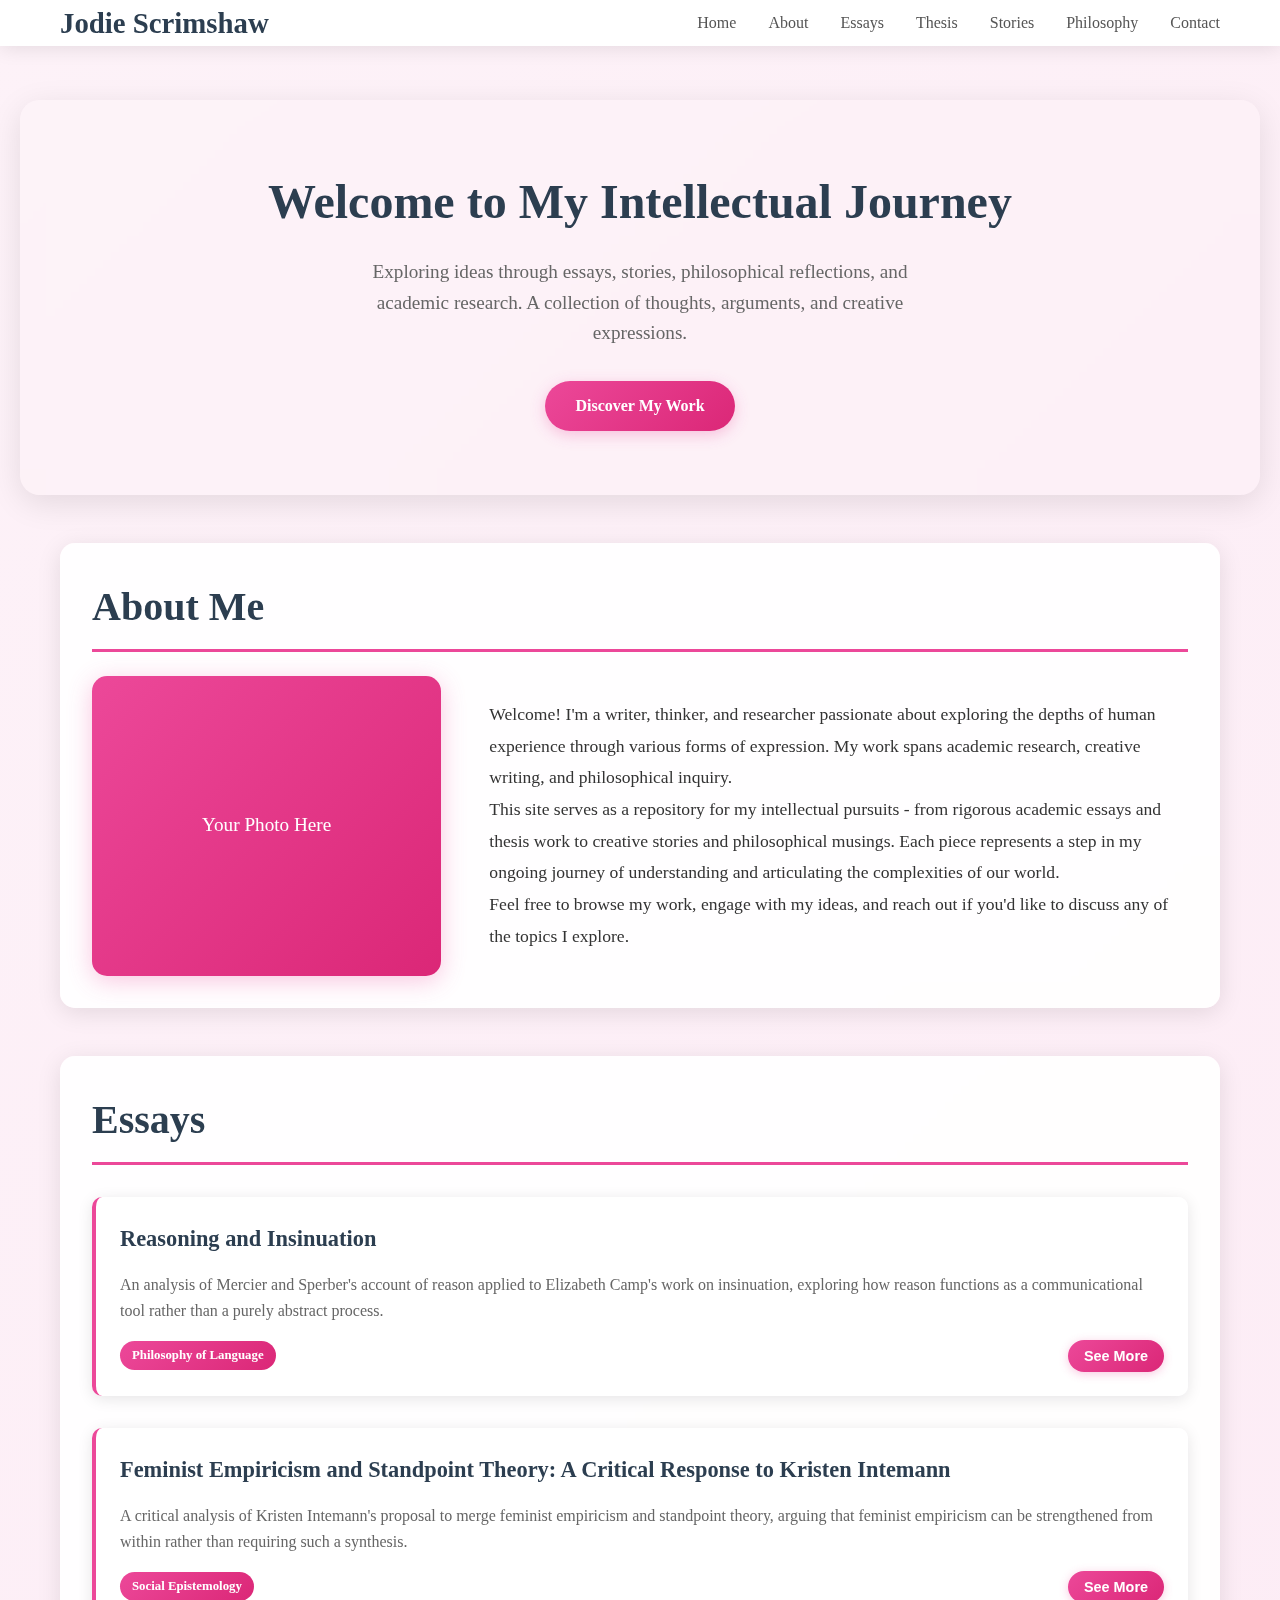
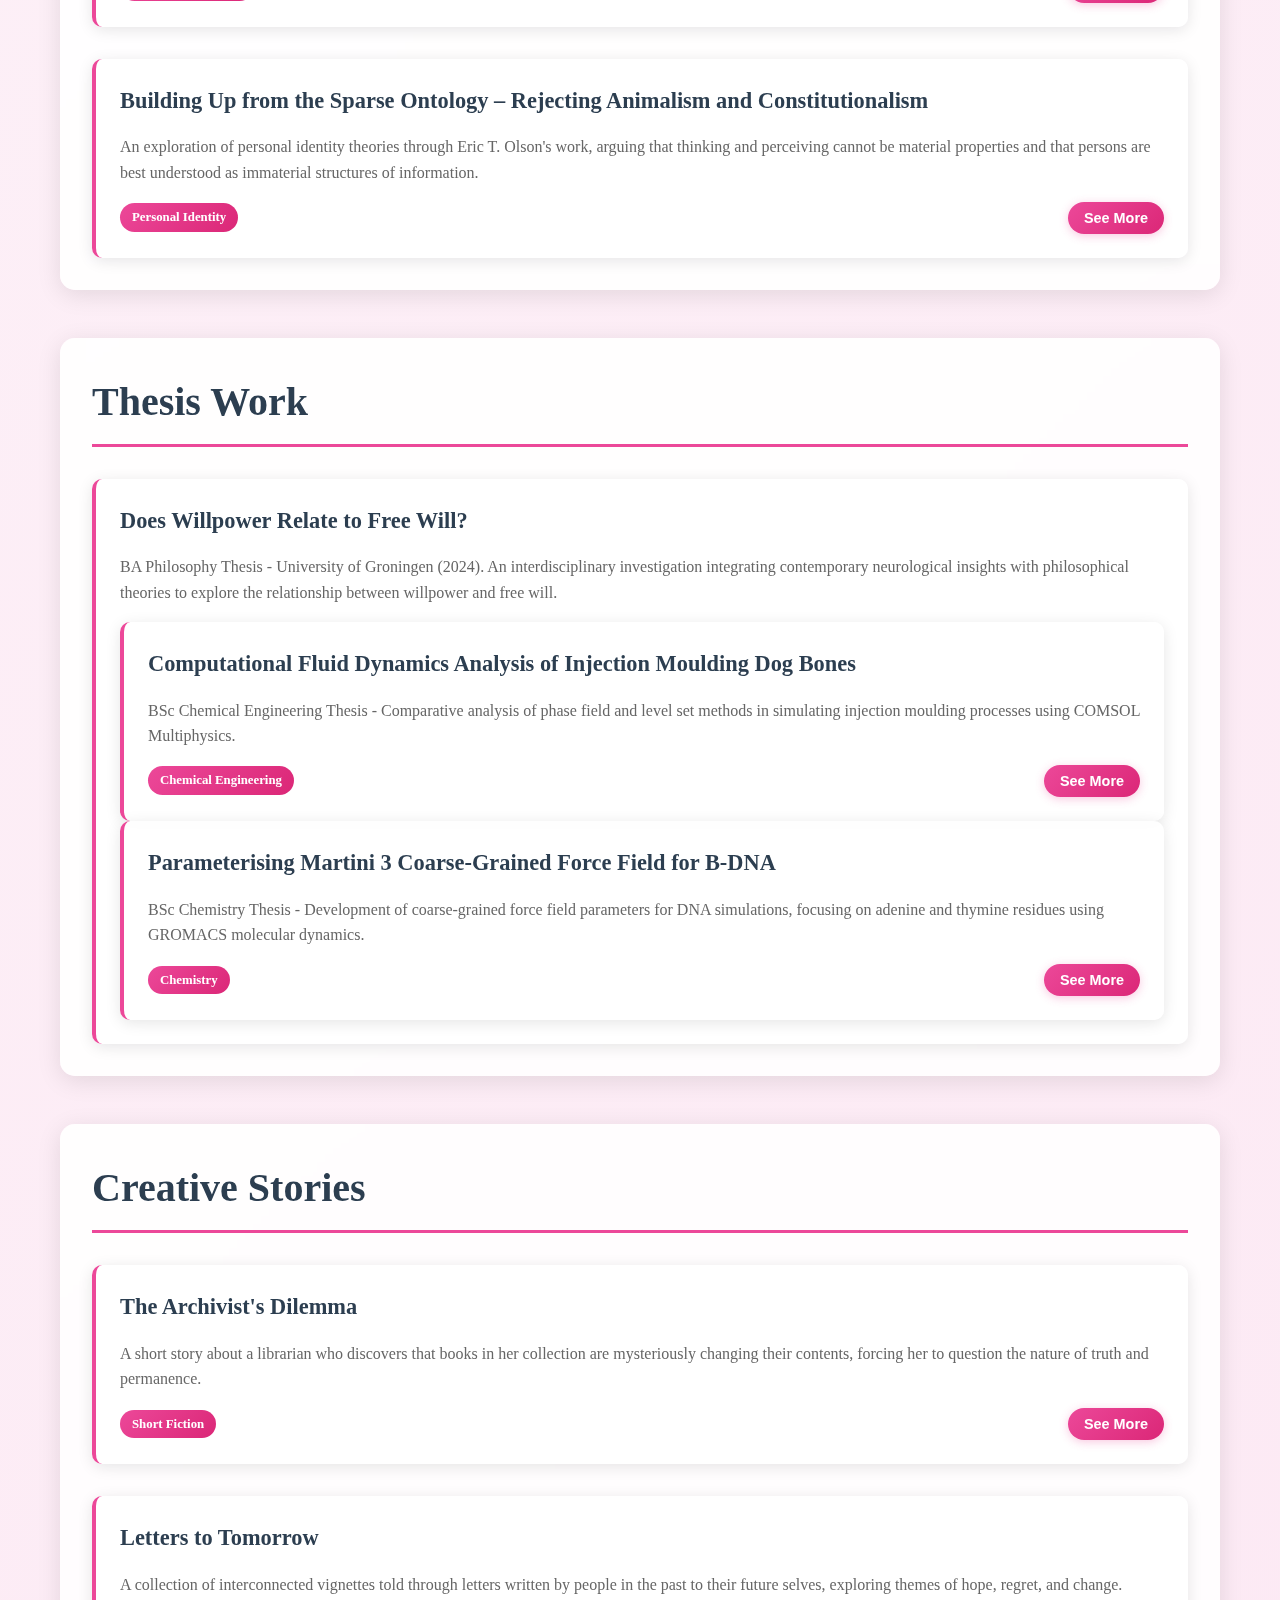
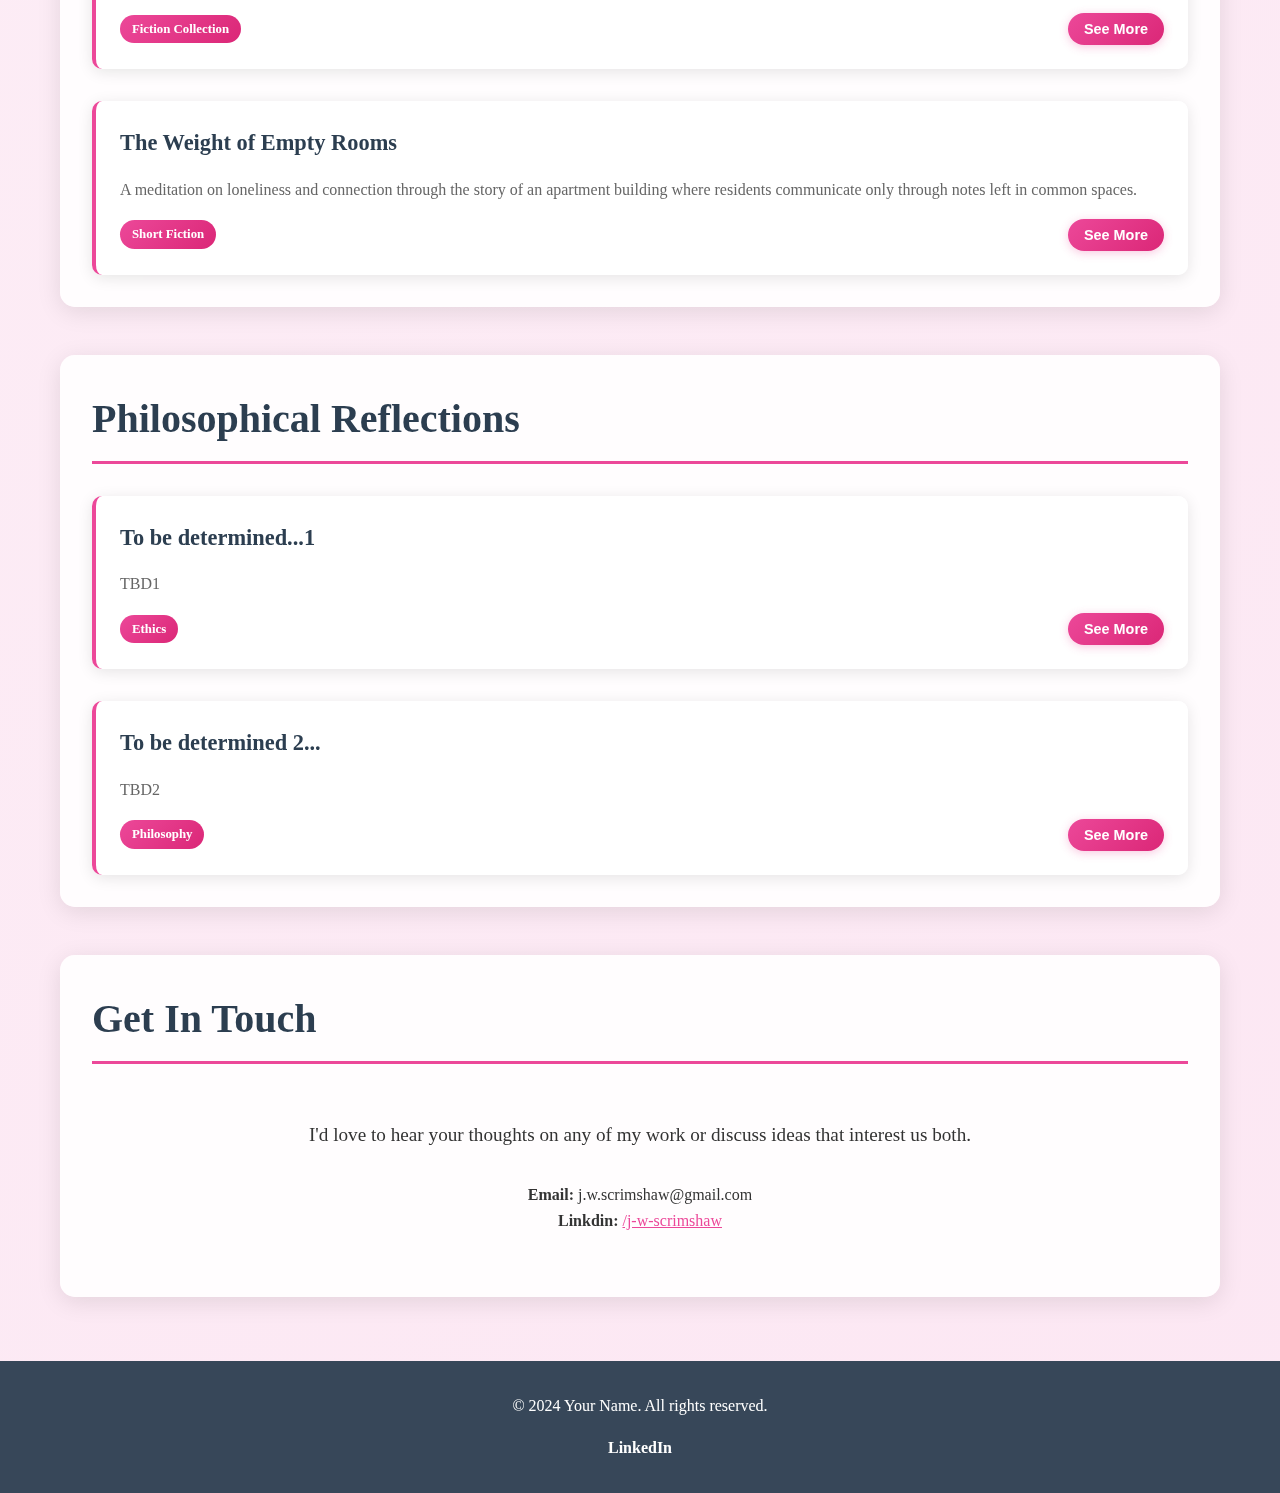
<file: index.html>
<!DOCTYPE html>
<html lang="en">
<head>
    <meta charset="UTF-8">
    <meta name="viewport" content="width=device-width, initial-scale=1.0">
    <title>Jodie Scrimshaw - Portfolio</title>
    <link rel="stylesheet" href="styles.css">
</head>
<body>
    <header>
        <nav class="container">
            <a href="index.html" class="logo">Jodie Scrimshaw</a>
            <ul class="nav-links">
                <li><a href="index.html">Home</a></li>
                <li><a href="about.html">About</a></li>
                <li><a href="essays.html">Essays</a></li>
                <li><a href="thesis.html">Thesis</a></li>
                <li><a href="stories.html">Stories</a></li>
                <li><a href="philosophy.html">Philosophy</a></li>
                <li><a href="contact.html">Contact</a></li>
            </ul>
        </nav>
    </header>

    <section class="hero">
        <div class="container">
            <h1>Welcome to My Intellectual Journey</h1>
            <p>Exploring ideas through essays, stories, philosophical reflections, and academic research. A collection of thoughts, arguments, and creative expressions.</p>
            <a href="about.html" class="cta-button">Discover My Work</a>
        </div>
    </section>

    <main class="container">
        <section id="about" class="section">
            <h2><a href="about.html">About Me</a></h2>
            <div class="about-content">
                <div class="profile-placeholder">
                    Your Photo Here
                </div>
                <div class="about-text">
                    <p>Welcome! I'm a writer, thinker, and researcher passionate about exploring the depths of human experience through various forms of expression. My work spans academic research, creative writing, and philosophical inquiry.</p>
                    
                    <p>This site serves as a repository for my intellectual pursuits - from rigorous academic essays and thesis work to creative stories and philosophical musings. Each piece represents a step in my ongoing journey of understanding and articulating the complexities of our world.</p>
                    
                    <p>Feel free to browse my work, engage with my ideas, and reach out if you'd like to discuss any of the topics I explore.</p>
                </div>
            </div>
        </section>

        <section id="essays" class="section">
            <h2><a href="essays.html">Essays</a></h2>
            <div class="projects-grid">
                <div class="project-card">
                    <h3><a href="pdfs/philooflanguage2025.pdf">Reasoning and Insinuation</a></h3>
                    <p>An analysis of Mercier and Sperber's account of reason applied to Elizabeth Camp's work on insinuation, exploring how reason functions as a communicational tool rather than a purely abstract process.</p>
                    <div class="project-full-text">
                        <p><strong>Introduction:</strong> Reason is often seen as the hallmark of human thought – an abstract, deliberate process that guides us to truth. But what if this view is mistaken? In The Enigma of Reason, Mercier and Sperber argue that reason evolved not to help us think better alone, but to justify ourselves to others. This essay explores that shift in perspective and applies it to the phenomenon of insinuation, as analysed by Elizabeth Camp.</p>

                        <p><strong>Mercier and Sperber's Account of Reason:</strong> Mercier and Sperber propose that reason should not be considered something we do internally, before making important decisions. Rather, they argue that reason is inextricably linked to communication between individuals and can only truly be understood from this context. The primary function of reason is not solitary thinking but argumentation – it evolved to help us justify our actions, persuade others, and evaluate the arguments of others within social interactions.</p>

                        <p><strong>Insinuation and Communication:</strong> Elizabeth Camp explores insinuation as a phenomenon that relies on the tension between what is said and what is implied, allowing speakers to communicate indirect messages while preserving deniability. Insinuation is inherently tied to interpersonal communication and relies on what is not said to convey intention while maintaining deniability for the speaker.</p>

                        <p><strong>Reason in Insinuation:</strong> When examining the role that reason plays in insinuation according to Mercier and Sperber's account, we find that the effectiveness of insinuation depends on the inability of the hearer to directly support their interpretation of the meaning of the utterance. What protects the speaker is that the hearer's interpretation is typically based on intuition, not a step-by-step process of traditional reasoning.</p>

                        <p><strong>Conclusion:</strong> This essay demonstrates how reason functions as a communicational tool that we use to support decisions we arrive at on intuition, when confronted by others and compelled to do so. The effectiveness of insinuation depends on the inability of the hearer to directly support their interpretation of the meaning of the utterance, supporting the view that reason operates primarily in social contexts rather than as an abstract cognitive process.</p>
                        
                        <div class="course-info">
                            <strong>Course:</strong> Philosophy of Language [FI244PL]<br>
                            <strong>Supervisor:</strong> Emar Maier and Merel Semeijn<br>
                            <strong>Date:</strong> March 24, 2025
                        </div>
                    </div>
                    <div class="project-meta">
                        <span class="project-tag">Philosophy of Language</span>
                        <button class="see-more-btn" onclick="toggleContent(this)">See More</button>
                    </div>
                </div>
                
                <div class="project-card">
                    <h3><a href="pdfs/socialepistemologyofscience2025.pdf">Feminist Empiricism and Standpoint Theory: A Critical Response to Kristen Intemann</a></h3>
                    <p>A critical analysis of Kristen Intemann's proposal to merge feminist empiricism and standpoint theory, arguing that feminist empiricism can be strengthened from within rather than requiring such a synthesis.</p>
                    <div class="project-full-text">
                        <p><strong>Introduction:</strong> Feminist philosophy of science investigates how gender, power, and social context influence scientific inquiry. Two major approaches, feminist empiricism and standpoint theory, seek to improve science by making it more inclusive and attentive to social influences. In her 2010 paper, Kristen Intemann proposes a merger between these views into what she calls feminist standpoint empiricism.</p>

                        <p><strong>Intemann's Argument:</strong> Intemann argues that contemporary feminist empiricism is characterized by contextualism, normativity, and a commitment to social epistemology. However, she contends that feminist empiricism lacks a clear account of which values or perspectives should count as epistemically beneficial, making it vulnerable to including even harmful values like those of the Flat Earth Society.</p>

                        <p><strong>Problems with the HIV Researcher Example:</strong> Intemann's example of a female biomedical researcher from sub-Saharan Africa working on HIV vaccines is lacking. The researcher's insight arises from her professional training, domain-specific expertise, and culturally situated knowledge, not from marginalization specifically. The example highlights the relevance of local knowledge and interdisciplinary experience, not necessarily a standpoint derived from oppression.</p>

                        <p><strong>Misunderstanding Feminist Empiricism:</strong> Intemann's argument unfairly distorts feminist empiricism by suggesting it lacks internal criteria to distinguish helpful from harmful values. Feminist empiricists like Longino argue that for a value to play a legitimate epistemic role, it must survive critical scrutiny and be empirically valid. These mechanisms ensure that empiricism does not fall into relativism.</p>

                        <p><strong>Conclusion:</strong> Kristen Intemann's proposal for merging feminist empiricism and standpoint theory rests on a problematic example, a misreading of feminist empiricism, and a risky overvaluation of standpoint epistemology. The better path lies in revising and fortifying feminist empiricism from within.</p>
                        
                        <div class="course-info">
                            <strong>Course:</strong> Social Epistemology of Science<br>
                            <strong>Supervisor:</strong> Felipe Romero<br>
                            <strong>Date:</strong> June 13, 2025
                        </div>
                    </div>
                    <div class="project-meta">
                        <span class="project-tag">Social Epistemology</span>
                        <button class="see-more-btn" onclick="toggleContent(this)">See More</button>
                    </div>
                </div>
                
                <div class="project-card">
                    <h3><a href="pdfs/theoriesofpersonalidentity2024.pdf">Building Up from the Sparse Ontology – Rejecting Animalism and Constitutionalism</a></h3>
                    <p>An exploration of personal identity theories through Eric T. Olson's work, arguing that thinking and perceiving cannot be material properties and that persons are best understood as immaterial structures of information.</p>
                    <div class="project-full-text">
                        <p><strong>Introduction:</strong> What are we, fundamentally? Are we biological animals, material bodies, or something more? This essay explores tensions between the material structure of the human organism and the immaterial qualities of thought, consciousness, and perceiving through Eric T. Olson's "What Are We?"</p>

                        <p><strong>Constitutionalism:</strong> Lynne Baker's Constitution View argues that a person is not identical to the human organism that constitutes them. Instead, a person is a distinct material object that comes into existence when a human organism develops the right psychological and social conditions. Constitution is a relation where one thing makes up the physical basis of another but does not reduce it to what the other is.</p>

                        <p><strong>Animalism:</strong> Olson's animalism denies that we are distinct from animals. Animalists believe that the thinker and perceiver is one and the same as their animal body. Human animals are biological organisms made up entirely of matter with no immaterial parts, yet fully capable of thought and perception.</p>

                        <p><strong>Information as Immaterial:</strong> The part of ourselves that thinks and perceives is best understood as a form of information. Information is not itself material, even if it depends on material substrates. Consider the analogy of a computer: information is expressed through material components, but the content is not reducible to any particular set of particles. The same applies to thinking and perceiving.</p>

                        <p><strong>Conclusion:</strong> What we are, fundamentally, is not a body, nor a body constituted as a person, but a structure of information—an informational pattern that interprets other information, and whose identity cannot be reduced to the material systems it depends on.</p>
                        
                        <div class="course-info">
                            <strong>Course:</strong> Theories of Personal Identity [FI2441C]<br>
                            <strong>Supervisor:</strong> Hans Thomas<br>
                            <strong>Date:</strong> March 20, 2025
                        </div>
                    </div>
                    <div class="project-meta">
                        <span class="project-tag">Personal Identity</span>
                        <button class="see-more-btn" onclick="toggleContent(this)">See More</button>
                    </div>
                </div>
            </div>
        </section>

<section id="thesis" class="section">
            <h2><a href="thesis.html">Thesis Work</a></h2>
            <div class="projects-grid">
                <div class="project-card">
                <h3><a href="posts/willpower_freewill.html">Does Willpower Relate to Free Will?</a></h3>
                <p>BA Philosophy Thesis - University of Groningen (2024). An interdisciplinary investigation integrating contemporary neurological insights with philosophical theories to explore the relationship between willpower and free will.</p>
                <div class="project-full-text">
                <h4>Table of Contents:</h4>
                
                <p><strong>1. Introduction</strong><br>
                Introduces the central research question and David Goggins as a case study for extraordinary willpower. Establishes the framework for examining willpower through both neuroscience and philosophy.</p>
                
                <p><strong>2. State of the Art Science and Philosophy</strong><br>
                <strong>2.1 The Dopamine Desire Circuits:</strong> Explains the dopamine desire circuit (dDC) and control circuit (dCC), their roles in motivation and self-control.<br>
                <strong>2.2 The Anterior Mid-Cingulate Cortex:</strong> Discusses the aMMC's role in tenacity and how sustained effort enlarges grey matter in this region.<br>
                <strong>2.3 Harry Frankfurt's Theory:</strong> Examines first-order and second-order desires, and second-order volitions as foundations for understanding free will.</p>
                
                <p><strong>3. Desires</strong><br>
                <strong>3.1 Parallels:</strong> Draws connections between Frankfurt's philosophical framework and scientific understanding of dopamine circuits.<br>
                <strong>3.2 Refuting Frankfurt's Theory:</strong> Critiques the hierarchy of desires using the concept of "resolve" and evidence from the aMMC.<br>
                <strong>3.3 Identifying with Desires:</strong> Defends Frankfurt's distinction between internal and external desires using dopamine research.</p>
                
                <p><strong>4. Free Will</strong><br>
                Argues that willpower is essential for exercising free will, proposing that individuals with greater willpower are more free. Challenges Frankfurt's requirement for alignment between first-order desires and second-order volitions.</p>
                
                <p><strong>5. Limitations and Outlook</strong><br>
                Discusses the finite nature of willpower as a biological constraint on free will and considers implications for quantifying freedom. Explores whether complete freedom is attainable given our biological limitations.</p>
                
                <p><strong>6. Conclusion</strong><br>
                Synthesizes findings to show that willpower, understood through the dCC and aMMC, is essential for free will. Concludes that free will involves the ability to act on desires reflecting our true selves, free from impulsive external forces.</p>
                
                <div class="course-info">
                    <strong>Supervisor:</strong> Jan Albert van Laar<br>
                    <strong>Second Reader:</strong> Daan Evers<br>
                    <strong>Date:</strong> June 21, 2024<br>
                    <strong>Grade:</strong> 9/10

                        
                    <p><a href="pdfs/thesis-philosophy-willpower-freewill.pdf" target="_blank" style="color: #ec4899; font-weight: bold;">📄 Download Full PDF</a></p>
                </div>
                <div class="project-meta">
                    <span class="project-tag">Philosophy</span>
                    <button class="see-more-btn" onclick="toggleContent(this)">See More</button>
                </div>
            </div>

                    
            <div class="project-card">
                <h3><a href="posts/cfd_injection_molding.html">Computational Fluid Dynamics Analysis of Injection Moulding Dog Bones</a></h3>
                <p>BSc Chemical Engineering Thesis - Comparative analysis of phase field and level set methods in simulating injection moulding processes using COMSOL Multiphysics.</p>
                <div class="project-full-text">
                <h4>Table of Contents:</h4>
                <p><strong>1. Introduction</strong><br>
                Establishes the importance of CFD in injection moulding, focusing on dog bone moulds used for testing plastic mechanical properties. Outlines the challenges of introducing novel plastics without empirical data.</p>
                    
                <p><strong>2. Theory</strong><br>
                <strong>2.1 Polymer Viscosity:</strong> Explains the Vogel-Fulcher-Tammann equation for temperature-dependent viscosity.<br>
                <strong>2.2 Physics:</strong> Covers laminar flow (Navier-Stokes equations), Phase Field method, Level Set method, and heat transfer in fluids. Details the mathematical foundations for multiphase flow simulations.</p>
                    
                <p><strong>3. Method</strong><br>
                <strong>3.1 Model Geometry:</strong> Describes the ASTM D638 Type I dog bone mould design and SolidWorks modeling.<br>
                <strong>3.2 Materials:</strong> Details polystyrene properties and simulation parameters.<br>
                <strong>3.3 Boundary Conditions:</strong> Specifies conditions for laminar flow, phase field, level set, and heat transport.<br>
                <strong>3.4 Mesh Study:</strong> Analyzes computational efficiency versus accuracy trade-offs.</p>
                    
                <p><strong>4. Results and Discussion</strong><br>
                <strong>4.1 Phase Field:</strong> Analyzes filling patterns and volume fractions under varying pressures and viscosities.<br>
                <strong>4.2 PF vs LS Comparison:</strong> Compares numerical stability, filling uniformity, and computational performance.<br>
                <strong>4.3 Heat Transfer:</strong> Discusses limitations in thermal modeling and unrealistic temperature distributions.<br>
                <strong>4.4 Limitations:</strong> Addresses viscosity parameters, velocity magnitudes, and model constraints.</p>
                    
                <p><strong>5. Conclusion</strong><br>
                Summarizes method performance: PF shows better filling uniformity but less stability; LS provides better stability across conditions. Heat transfer modeling requires significant improvements for practical application.</p>
                    
                <p><strong>Supervisor:</strong> Pablo Druetta<br>
                <strong>Second Reader:</strong> Daniele Parisi<br>
                <strong>Date:</strong> March 27, 2024</p>
                <strong>Grade:</strong> 8.5/10</p>

                        
                    <p><a href="pdfs/thesis-engineering-cfd-analysis.pdf" target="_blank" style="color: #ec4899; font-weight: bold;">📄 Download Full PDF</a></p>
                </div>
                <div class="project-meta">
                    <span class="project-tag">Chemical Engineering</span>
                    <button class="see-more-btn" onclick="toggleContent(this)">See More</button>
                </div>
            </div>
                
            <div class="project-card">
                <h3><a href="posts/martini-dna-forcefield.html">Parameterising Martini 3 Coarse-Grained Force Field for B-DNA</a></h3>
                <p>BSc Chemistry Thesis - Development of coarse-grained force field parameters for DNA simulations, focusing on adenine and thymine residues using GROMACS molecular dynamics.</p>
                <div class="project-full-text">
                <h4>Table of Contents:</h4>
                <p><strong>1. Introduction</strong><br>
                Introduces molecular dynamics and the Martini coarse-grained force field. Discusses DNA structural forms (B-DNA vs Z-DNA) and the challenges of parameterizing nucleic acids in CG models.</p>
                    
                <p><strong>2. Method</strong><br>
                <strong>2.1 Computational Details:</strong> GROMACS 2021.5 parameters for AA and CG simulations.<br>
                <strong>2.2-2.3 Simulation Setups:</strong> Detailed protocols for all-atomistic reference simulations and coarse-grained parameterization.<br>
                <strong>2.4 Structure Files:</strong> Sources for B-DNA, Z-DNA, and individual base structures.<br>
                <strong>2.5 Analysis:</strong> Parameterization methodology and clustering analysis for base interactions.<br>
                <strong>2.6 Bonded Interactions:</strong> Mathematical formulations for bonds, angles, and dihedrals.</p>
                    
                <p><strong>3. Results and Discussion</strong><br>
                <strong>3.1 Mapping and Parameterization:</strong> Analysis of AA to CG conversion, bond/angle/dihedral distributions, and force field optimization challenges.<br>
                <strong>3.2 Clustering Analysis:</strong> Comparison of base-base interactions between AA (-7.5 kJ/mol) and CG (-5 kJ/mol) models, revealing the importance of entropic driving forces.<br>
                <strong>3.3 Maximizing Entropic Forces:</strong> Final attempt using hydrophobic/polar bead modifications to achieve base stacking and helical conformation.</p>
                    
                <p><strong>Conclusion and Outlook</strong><br>
                Successfully demonstrates that entropic driving forces, rather than enthalpic interactions, govern DNA structure. Modified bead types achieved base stacking and helical structure, though less stable than AA simulations. Recommends future focus on backbone strain optimization.</p>
                    
                <p><strong>Supervisor:</strong> Alex de Vries<br>
                <strong>Date:</strong> December 4, 2023</p>
                <strong>Grade:</strong> 9/10</p>

                        
                    <p><a href="pdfs/thesis-computational-martini-dna.pdf" target="_blank" style="color: #ec4899; font-weight: bold;">📄 Download Full PDF</a></p>
                </div>
                <div class="project-meta">
                    <span class="project-tag">Chemistry</span>
                    <button class="see-more-btn" onclick="toggleContent(this)">See More</button>
                </div>
            </div>
        </div>
    </section>
        
        <section id="stories" class="section">
            <h2><a href="stories.html">Creative Stories</a></h2>
            <div class="projects-grid">
                <div class="project-card">
                    <h3><a href="posts/archivists-dilemma.html">The Archivist's Dilemma</a></h3>
                    <p>A short story about a librarian who discovers that books in her collection are mysteriously changing their contents, forcing her to question the nature of truth and permanence.</p>
                    <div class="project-full-text">
                        <p>Margaret had been the head librarian at the Whitmore Public Library for thirty-seven years, and in all that time, she had never encountered a problem that couldn't be solved with proper cataloging and meticulous attention to detail. That changed on a Tuesday morning in October when she discovered that page 247 of "The Great Gatsby" no longer contained the famous green light passage.</p>
                        
                        <p>Instead, the page read: "And so we beat on, boats against the current, borne back ceaselessly into the future." The word "future" where "past" should have been made Margaret's hands shake as she held the familiar green cover.</p>
                        
                        <p>She checked three other copies. All the same. The change was consistent, systematic, as if it had always been this way. But Margaret remembered the original line—she had quoted it in dozens of book club discussions.</p>
                        
                        <p>Over the following weeks, other changes appeared. In "1984," Room 101 had become Room 102. In "Pride and Prejudice," Elizabeth Bennet's famous walk through muddy fields had been replaced with a carriage ride.</p>
                        
                        <p>The townspeople didn't notice. When Margaret mentioned the changes, they looked at her with concern. "It's always been 'into the future,'" her assistant Jenny said gently.</p>
                        
                        <p>The story culminates when Margaret realizes that she has become the sole guardian not just of books, but of memory itself. In a world where texts can change overnight, her role transforms from preserver of information to protector of truth.</p>
                    </div>
                    <div class="project-meta">
                        <span class="project-tag">Short Fiction</span>
                        <button class="see-more-btn" onclick="toggleContent(this)">See More</button>
                    </div>
                </div>
                
                <div class="project-card">
                    <h3><a href="posts/letters-tomorrow.html">Letters to Tomorrow</a></h3>
                    <p>A collection of interconnected vignettes told through letters written by people in the past to their future selves, exploring themes of hope, regret, and change.</p>
                    <div class="project-full-text">
                        <p><strong>A Collection of Interconnected Stories</strong></p>
                        
                        <p><strong>Story 1: "What Sixteen Knows"</strong><br>
                        The collection opens with Sarah, age sixteen, writing to herself at thirty: "Dear Future Sarah, I hope you remember what it feels like to believe that anything is possible."</p>
                        
                        <p><strong>Story 2: "The Photographer's Eye"</strong><br>
                        Marcus, a war photographer, writes to his future self before his first overseas assignment about documenting truth and believing photographs can change the world.</p>
                        
                        <p><strong>Story 3: "Migration Patterns"</strong><br>
                        Elena writes to her future self before immigrating from El Salvador, carrying grandmother's recipes and father's stories in her memory.</p>
                        
                        <p><strong>Story 4: "The Mathematics of Loss"</strong><br>
                        A mathematician writes to himself before his daughter's birth, full of equations for love and calculations of joy, before learning that grief doesn't follow mathematical laws.</p>
                        
                        <p>The collection explores how our younger selves' hopes and fears shape who we become, and how writing to the future is itself a form of faith in possibility and continuity.</p>
                    </div>
                    <div class="project-meta">
                        <span class="project-tag">Fiction Collection</span>
                        <button class="see-more-btn" onclick="toggleContent(this)">See More</button>
                    </div>
                </div>

                <div class="project-card">
                    <h3><a href="posts/empty-rooms.html">The Weight of Empty Rooms</a></h3>
                    <p>A meditation on loneliness and connection through the story of an apartment building where residents communicate only through notes left in common spaces.</p>
                    <div class="project-full-text">
                        <p>Apartment 3B had been empty for six months when the first note appeared in the laundry room. But there was no management. The building had been self-managed since Mr. Chen, the superintendent, had passed away the previous spring.</p>
                        
                        <p>The note sparked something. Within days, other notes began appearing throughout the building. Not angry ones—tentative communications, small offerings of connection in a place where people had lived alongside each other for years without speaking.</p>
                        
                        <p>The story follows several residents as they navigate their isolation and gradual connection through these anonymous exchanges. Maria in 2A, recently divorced and struggling with silence. David in 4C, a musician dealing with performance anxiety. Mrs. Patterson in 5D, elderly and mostly housebound.</p>
                        
                        <p>The empty apartment becomes a character itself—the absence around which community forms. The climax comes when the building faces eviction, and the note-writing system becomes a way to organize resistance and document their community.</p>
                        
                        <p>The title reflects both the literal weight of silence and isolation, and the metaphorical weight of potential—how empty spaces can become full of possibility when people choose to reach across the void.</p>
                    </div>
                    <div class="project-meta">
                        <span class="project-tag">Short Fiction</span>
                        <button class="see-more-btn" onclick="toggleContent(this)">See More</button>
                    </div>
                </div>
            </div>
        </section>

        <section id="philosophy" class="section">
            <h2><a href="philosophy.html">Philosophical Reflections</a></h2>
            <div class="projects-grid">
                <div class="project-card">
                    <h3><a href="posts/ethics-attention.html">To be determined...1</a></h3>
                    <p>TBD1</p>
                    <div class="project-full-text">
                        <p>...</p>
                        
                        <p><strong>1...</strong><br>
                        ...</p>
                        
                        <p><strong>2...</strong><br>
                        ...</p>
                        
                        <p><strong>3...</strong><br>
                        ...</p>
                        
                        <p>...</p>
                    </div>
                    <div class="project-meta">
                        <span class="project-tag">Ethics</span>
                        <button class="see-more-btn" onclick="toggleContent(this)">See More</button>
                    </div>
                </div>
                
                <div class="project-card">
                    <h3><a href="posts/everyday-rituals.html">To be determined 2...</a></h3>
                    <p>TBD2</p>
                    <div class="project-full-text">
                        <p>...</p>
                        
                        <p><strong>1...</strong><br>
                         ...</p>
                        
                        <p><strong>2...</strong><br>
                        ...</p>
                        
                        <p><strong>3...</strong><br>
                        ...</p>
                        
                        <p>....</p>
                    </div>
                    <div class="project-meta">
                        <span class="project-tag">Philosophy</span>
                        <button class="see-more-btn" onclick="toggleContent(this)">See More</button>
                    </div>
                </div>
            </div>
        </section>

        <section id="contact" class="section">
            <h2><a href="contact.html">Get In Touch</a></h2>
            <div style="text-align: center; padding: 2rem;">
                <p style="font-size: 1.2rem; margin-bottom: 2rem;">I'd love to hear your thoughts on any of my work or discuss ideas that interest us both.</p>
                <p><strong>Email:</strong> j.w.scrimshaw@gmail.com</p>
                <p><strong>Linkdin:</strong> <a href="www.linkedin.com/in/j-w-scrimshaw" style="color: #ec4899;">/j-w-scrimshaw</a></p>
            </div>
        </section>
    </main>

    <footer>
        <div class="container">
            <p>&copy; 2024 Your Name. All rights reserved.</p>
            <div class="social-links">
                <a href="www.linkedin.com/in/j-w-scrimshaw">LinkedIn</a>
            </div>
        </div>
    </footer>

    <script src="script.js"></script>
</body>
</html>
</file>
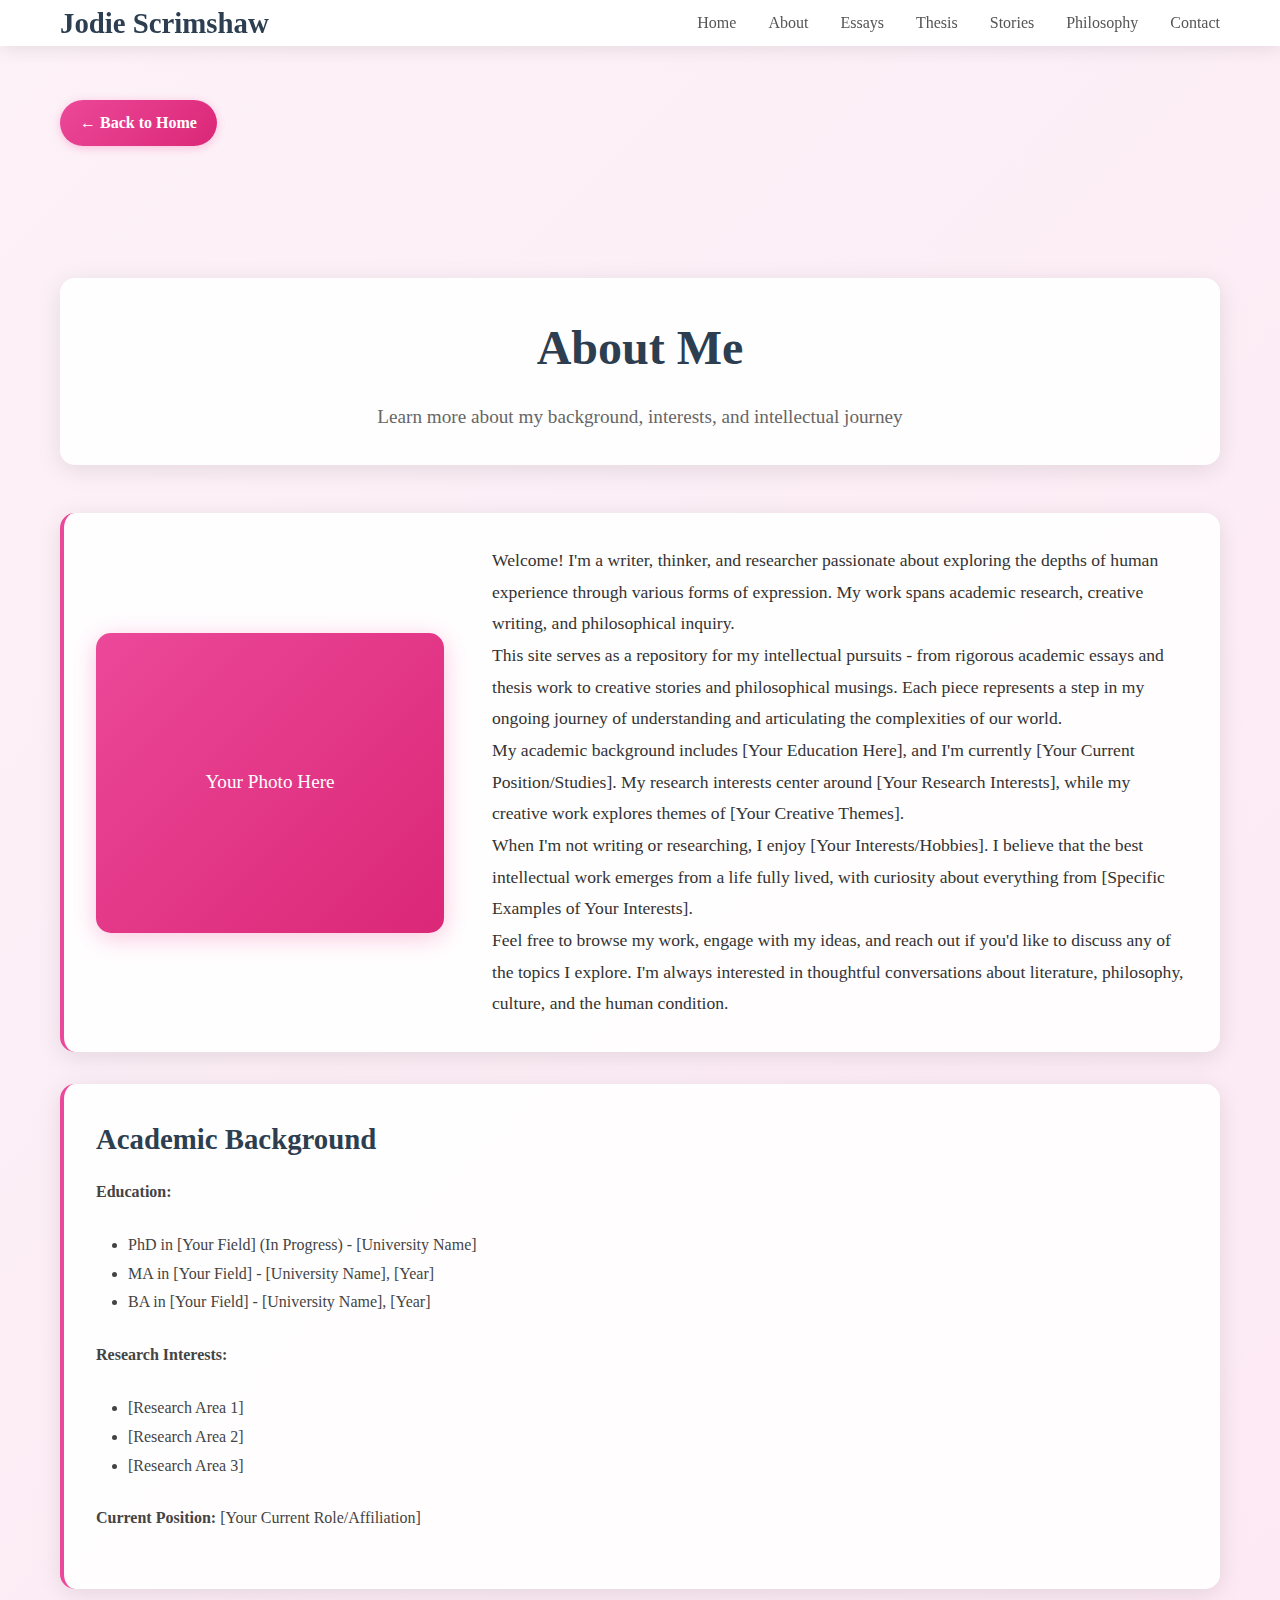
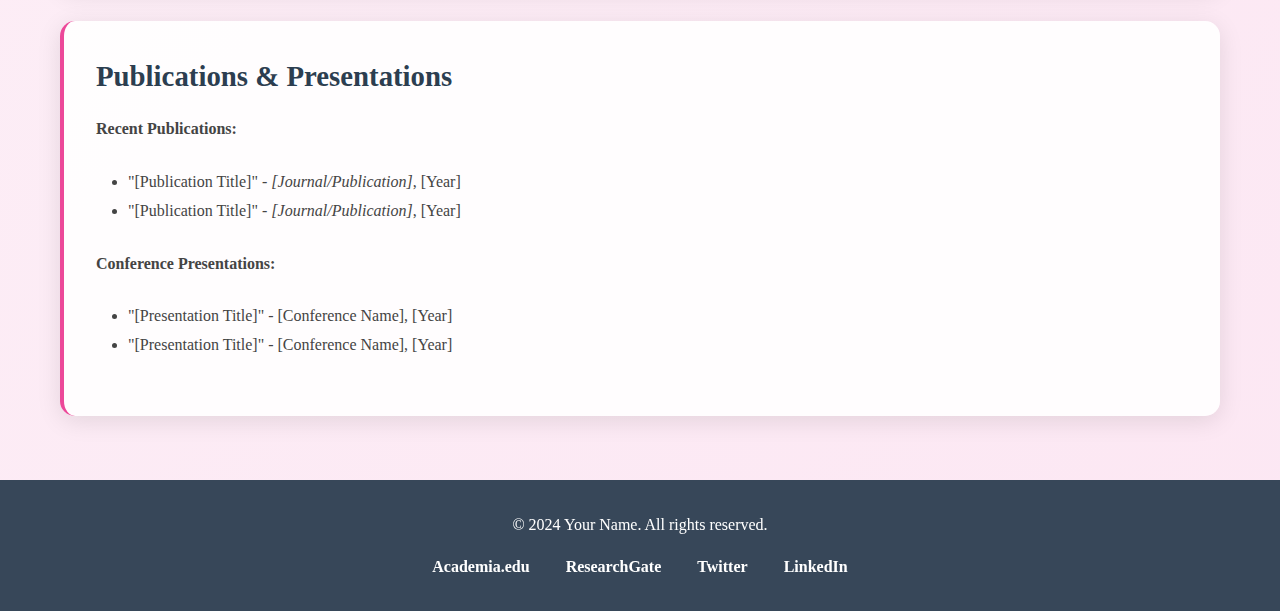
<file: about.html>
<!DOCTYPE html>
<html lang="en">
<head>
    <meta charset="UTF-8">
    <meta name="viewport" content="width=device-width, initial-scale=1.0">
    <title>About - Jodie Scrimshaw</title>
    <link rel="stylesheet" href="styles.css">
</head>
<body>
    <header>
        <nav class="container">
            <a href="index.html" class="logo">Jodie Scrimshaw</a>
            <ul class="nav-links">
                <li><a href="index.html">Home</a></li>
                <li><a href="about.html">About</a></li>
                <li><a href="essays.html">Essays</a></li>
                <li><a href="thesis.html">Thesis</a></li>
                <li><a href="stories.html">Stories</a></li>
                <li><a href="philosophy.html">Philosophy</a></li>
                <li><a href="contact.html">Contact</a></li>
            </ul>
        </nav>
    </header>

    <div class="container">
        <a href="index.html#about" class="back-button">← Back to Home</a>
        
        <div class="page-header">
            <h1>About Me</h1>
            <p>Learn more about my background, interests, and intellectual journey</p>
        </div>
        
        <div class="individual-post">
            <div class="about-content">
                <div class="profile-placeholder">
                    Your Photo Here
                </div>
                <div class="about-text">
                    <p>Welcome! I'm a writer, thinker, and researcher passionate about exploring the depths of human experience through various forms of expression. My work spans academic research, creative writing, and philosophical inquiry.</p>
                    
                    <p>This site serves as a repository for my intellectual pursuits - from rigorous academic essays and thesis work to creative stories and philosophical musings. Each piece represents a step in my ongoing journey of understanding and articulating the complexities of our world.</p>
                    
                    <p>My academic background includes [Your Education Here], and I'm currently [Your Current Position/Studies]. My research interests center around [Your Research Interests], while my creative work explores themes of [Your Creative Themes].</p>
                    
                    <p>When I'm not writing or researching, I enjoy [Your Interests/Hobbies]. I believe that the best intellectual work emerges from a life fully lived, with curiosity about everything from [Specific Examples of Your Interests].</p>
                    
                    <p>Feel free to browse my work, engage with my ideas, and reach out if you'd like to discuss any of the topics I explore. I'm always interested in thoughtful conversations about literature, philosophy, culture, and the human condition.</p>
                </div>
            </div>
        </div>

        <div class="individual-post">
            <h2>Academic Background</h2>
            <div class="content">
                <p><strong>Education:</strong></p>
                <ul style="margin-left: 2rem; margin-bottom: 1.5rem;">
                    <li>PhD in [Your Field] (In Progress) - [University Name]</li>
                    <li>MA in [Your Field] - [University Name], [Year]</li>
                    <li>BA in [Your Field] - [University Name], [Year]</li>
                </ul>
                
                <p><strong>Research Interests:</strong></p>
                <ul style="margin-left: 2rem; margin-bottom: 1.5rem;">
                    <li>[Research Area 1]</li>
                    <li>[Research Area 2]</li>
                    <li>[Research Area 3]</li>
                </ul>
                
                <p><strong>Current Position:</strong> [Your Current Role/Affiliation]</p>
            </div>
        </div>

        <div class="individual-post">
            <h2>Publications & Presentations</h2>
            <div class="content">
                <p><strong>Recent Publications:</strong></p>
                <ul style="margin-left: 2rem; margin-bottom: 1.5rem;">
                    <li>"[Publication Title]" - <em>[Journal/Publication]</em>, [Year]</li>
                    <li>"[Publication Title]" - <em>[Journal/Publication]</em>, [Year]</li>
                </ul>
                
                <p><strong>Conference Presentations:</strong></p>
                <ul style="margin-left: 2rem; margin-bottom: 1.5rem;">
                    <li>"[Presentation Title]" - [Conference Name], [Year]</li>
                    <li>"[Presentation Title]" - [Conference Name], [Year]</li>
                </ul>
            </div>
        </div>
    </div>

    <footer>
        <div class="container">
            <p>&copy; 2024 Your Name. All rights reserved.</p>
            <div class="social-links">
                <a href="#">Academia.edu</a>
                <a href="#">ResearchGate</a>
                <a href="#">Twitter</a>
                <a href="#">LinkedIn</a>
            </div>
        </div>
    </footer>

    <script src="script.js"></script>
</body>
</html>
</file>
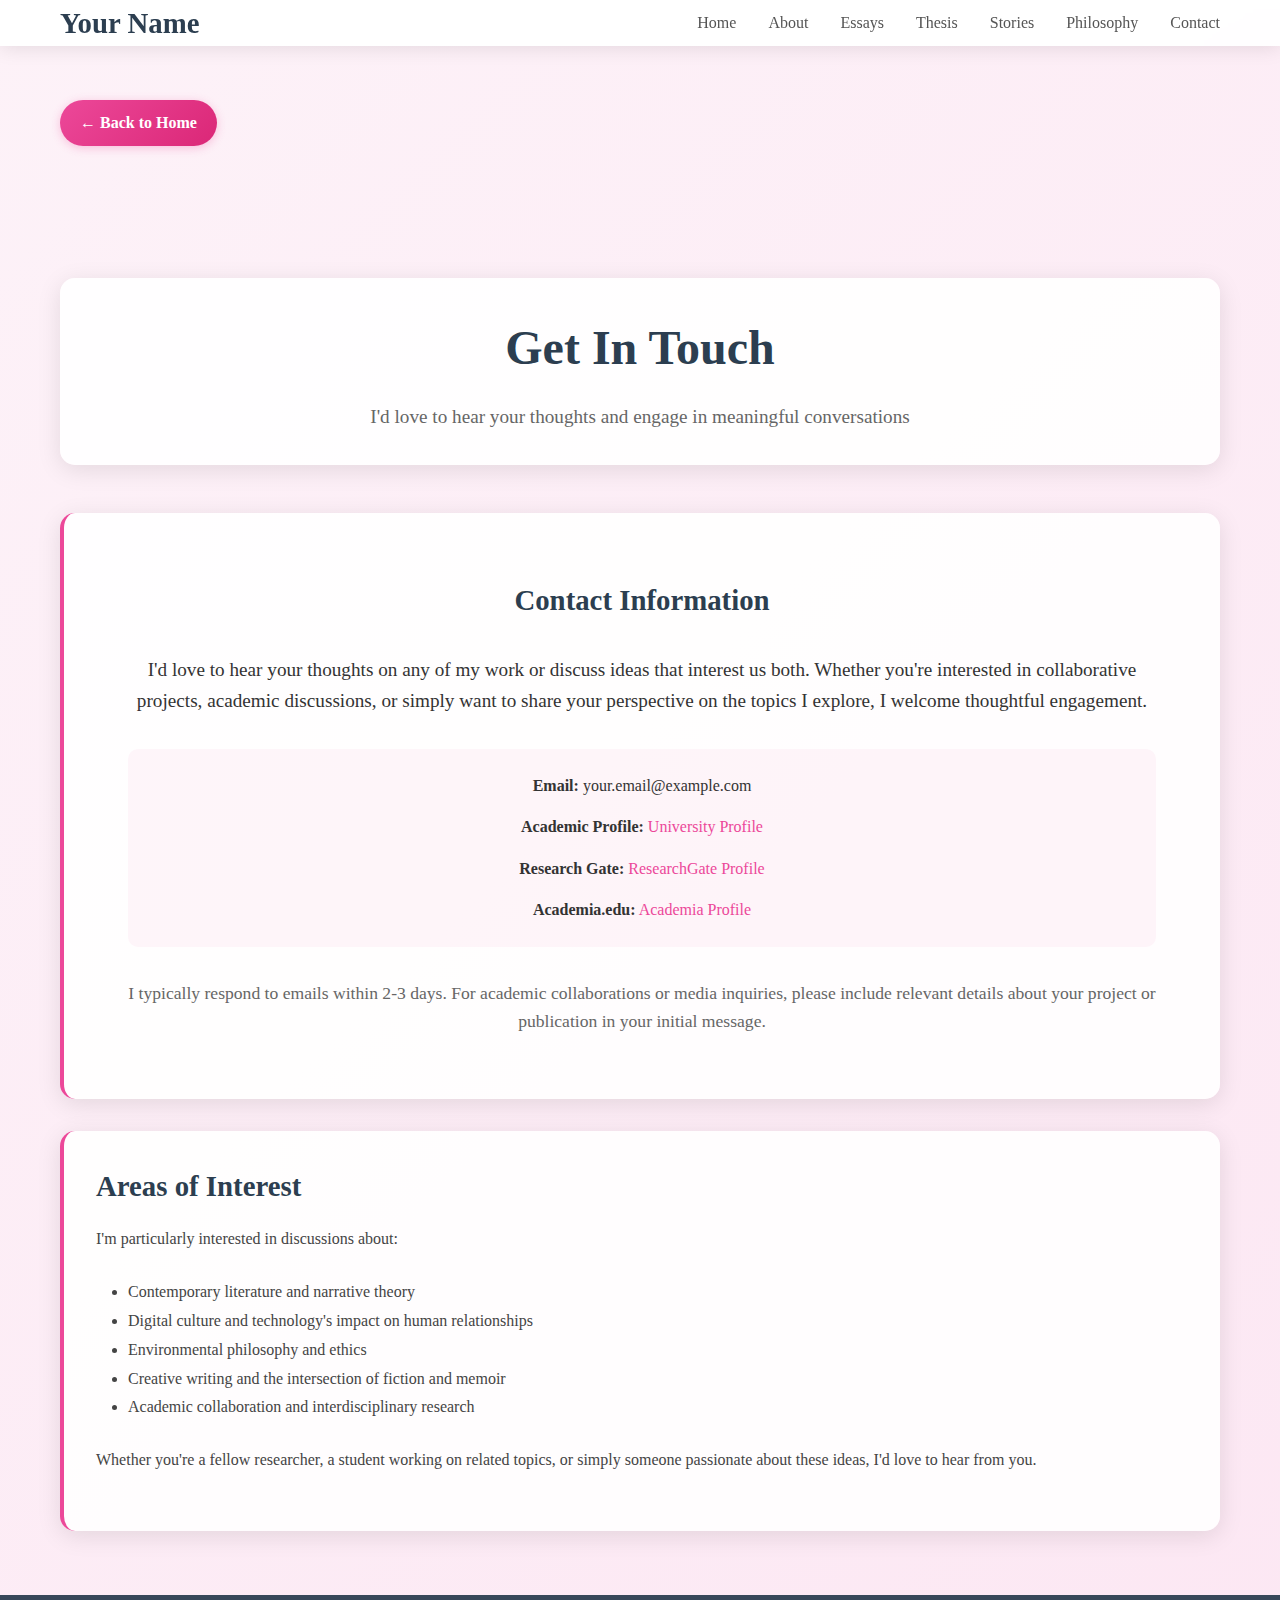
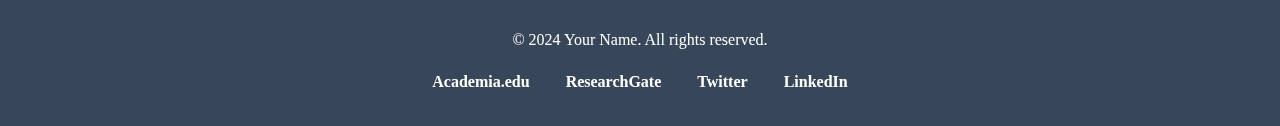
<file: contact.html>
<!DOCTYPE html>
<html lang="en">
<head>
    <meta charset="UTF-8">
    <meta name="viewport" content="width=device-width, initial-scale=1.0">
    <title>Contact - Your Name</title>
    <link rel="stylesheet" href="styles.css">
</head>
<body>
    <header>
        <nav class="container">
            <a href="index.html" class="logo">Your Name</a>
            <ul class="nav-links">
                <li><a href="index.html">Home</a></li>
                <li><a href="about.html">About</a></li>
                <li><a href="essays.html">Essays</a></li>
                <li><a href="thesis.html">Thesis</a></li>
                <li><a href="stories.html">Stories</a></li>
                <li><a href="philosophy.html">Philosophy</a></li>
                <li><a href="contact.html">Contact</a></li>
            </ul>
        </nav>
    </header>

    <div class="container">
        <a href="index.html#contact" class="back-button">← Back to Home</a>
        
        <div class="page-header">
            <h1>Get In Touch</h1>
            <p>I'd love to hear your thoughts and engage in meaningful conversations</p>
        </div>
        
        <div class="individual-post">
            <div style="text-align: center; padding: 2rem;">
                <h2 style="margin-bottom: 2rem; color: #2c3e50; border-bottom: none; padding-bottom: 0;">Contact Information</h2>
                <p style="font-size: 1.2rem; margin-bottom: 2rem;">I'd love to hear your thoughts on any of my work or discuss ideas that interest us both. Whether you're interested in collaborative projects, academic discussions, or simply want to share your perspective on the topics I explore, I welcome thoughtful engagement.</p>
                
                <div style="margin: 2rem 0; padding: 1.5rem; background: rgba(236, 72, 153, 0.05); border-radius: 10px;">
                    <p style="margin-bottom: 1rem;"><strong>Email:</strong> your.email@example.com</p>
                    <p style="margin-bottom: 1rem;"><strong>Academic Profile:</strong> <a href="#" style="color: #ec4899; text-decoration: none;">University Profile</a></p>
                    <p style="margin-bottom: 1rem;"><strong>Research Gate:</strong> <a href="#" style="color: #ec4899; text-decoration: none;">ResearchGate Profile</a></p>
                    <p><strong>Academia.edu:</strong> <a href="#" style="color: #ec4899; text-decoration: none;">Academia Profile</a></p>
                </div>
                
                <p style="font-size: 1.1rem; color: #666; margin-top: 2rem;">I typically respond to emails within 2-3 days. For academic collaborations or media inquiries, please include relevant details about your project or publication in your initial message.</p>
            </div>
        </div>

        <div class="individual-post">
            <h2>Areas of Interest</h2>
            <div class="content">
                <p>I'm particularly interested in discussions about:</p>
                <ul style="margin-left: 2rem; margin-bottom: 1.5rem;">
                    <li>Contemporary literature and narrative theory</li>
                    <li>Digital culture and technology's impact on human relationships</li>
                    <li>Environmental philosophy and ethics</li>
                    <li>Creative writing and the intersection of fiction and memoir</li>
                    <li>Academic collaboration and interdisciplinary research</li>
                </ul>
                
                <p>Whether you're a fellow researcher, a student working on related topics, or simply someone passionate about these ideas, I'd love to hear from you.</p>
            </div>
        </div>
    </div>

    <footer>
        <div class="container">
            <p>&copy; 2024 Your Name. All rights reserved.</p>
            <div class="social-links">
                <a href="#">Academia.edu</a>
                <a href="#">ResearchGate</a>
                <a href="#">Twitter</a>
                <a href="#">LinkedIn</a>
            </div>
        </div>
    </footer>

    <script src="script.js"></script>
</body>
</html>
</file>
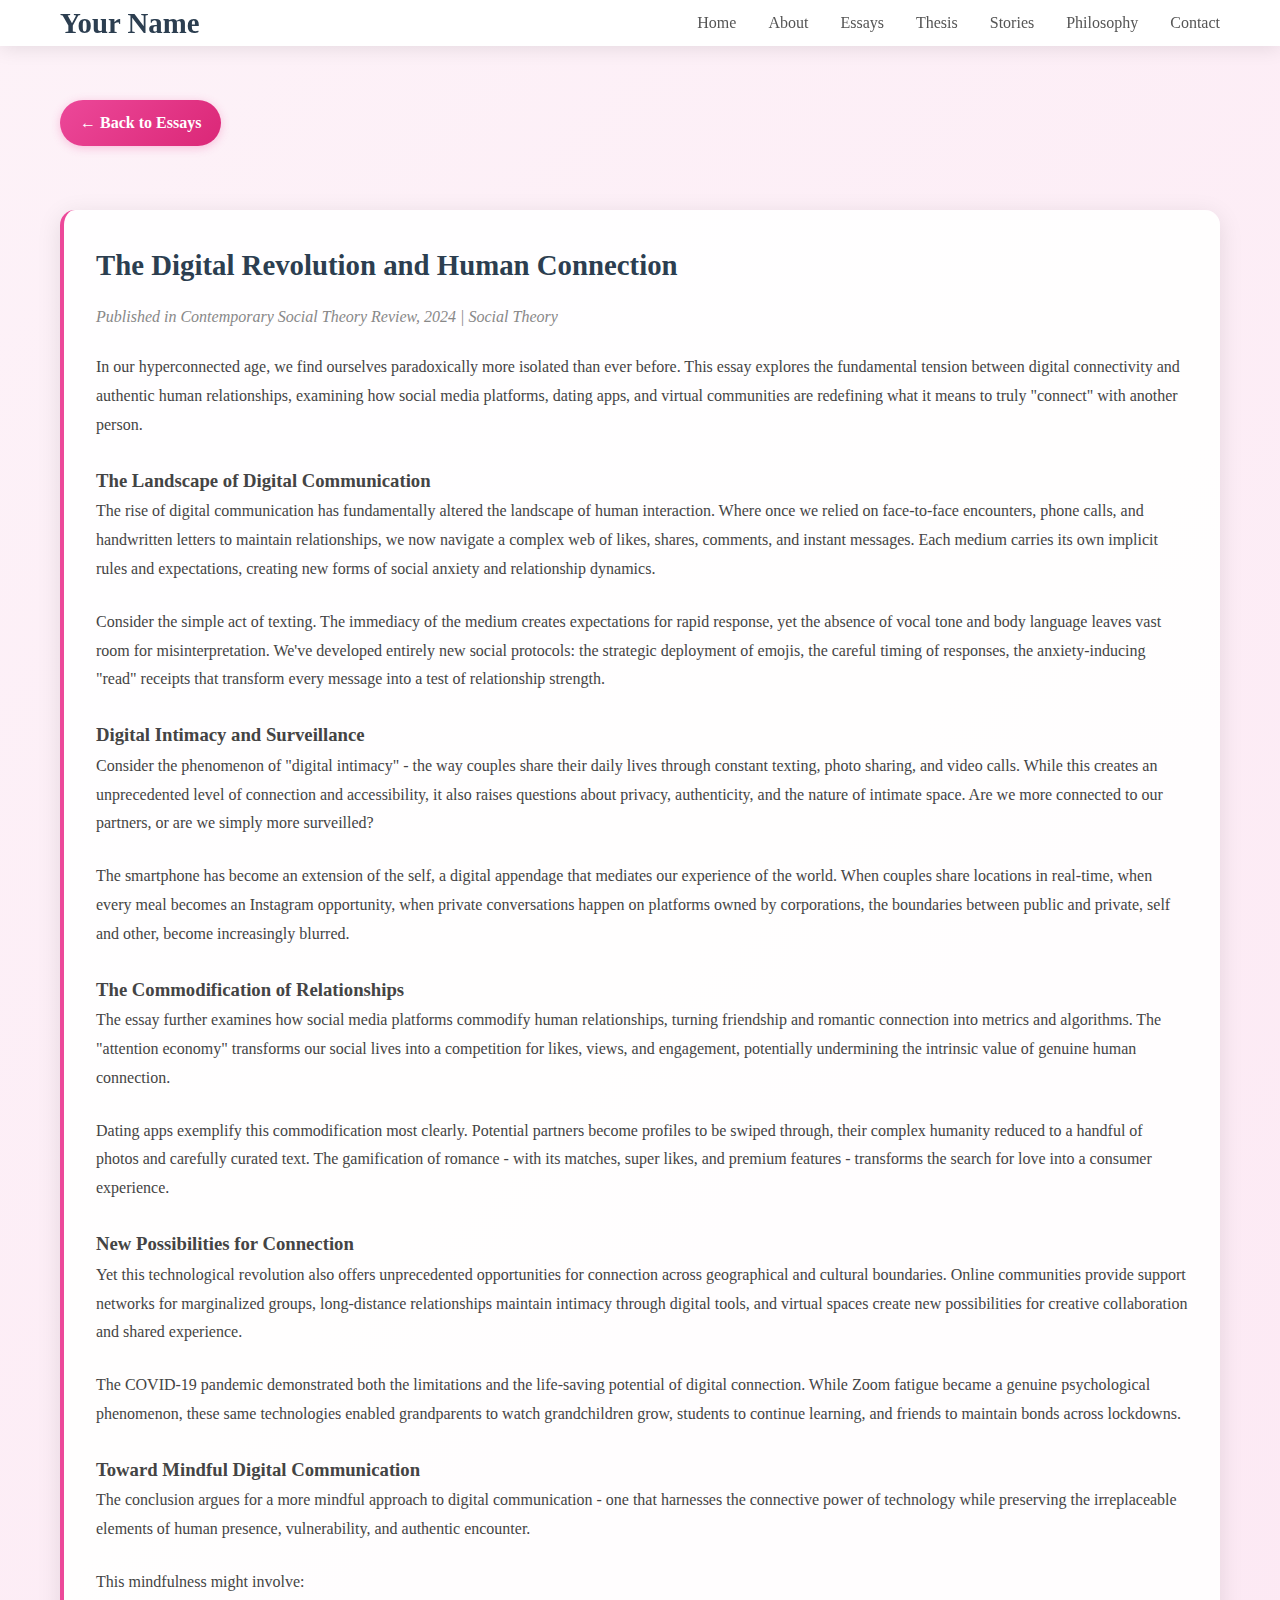
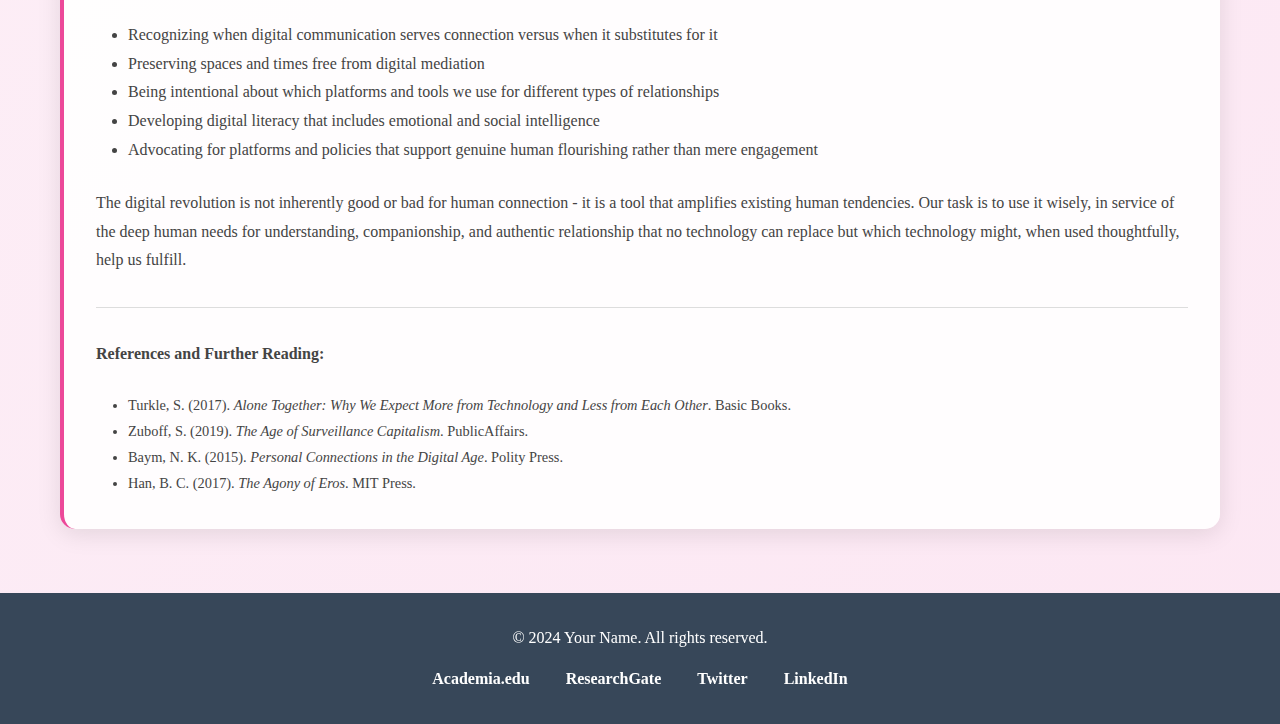
<file: digital_revolution.html>
<!DOCTYPE html>
<html lang="en">
<head>
    <meta charset="UTF-8">
    <meta name="viewport" content="width=device-width, initial-scale=1.0">
    <title>The Digital Revolution and Human Connection - Your Name</title>
    <link rel="stylesheet" href="../styles.css">
</head>
<body>
    <header>
        <nav class="container">
            <a href="../index.html" class="logo">Your Name</a>
            <ul class="nav-links">
                <li><a href="../index.html">Home</a></li>
                <li><a href="../about.html">About</a></li>
                <li><a href="../essays.html">Essays</a></li>
                <li><a href="../thesis.html">Thesis</a></li>
                <li><a href="../stories.html">Stories</a></li>
                <li><a href="../philosophy.html">Philosophy</a></li>
                <li><a href="../contact.html">Contact</a></li>
            </ul>
        </nav>
    </header>

    <div class="container">
        <a href="../essays.html" class="back-button" id="back-btn">← Back to Essays</a>
        
        <div class="individual-post">
            <h2>The Digital Revolution and Human Connection</h2>
            <div class="meta">Published in Contemporary Social Theory Review, 2024 | Social Theory</div>
            
            <div class="content">
                <p>In our hyperconnected age, we find ourselves paradoxically more isolated than ever before. This essay explores the fundamental tension between digital connectivity and authentic human relationships, examining how social media platforms, dating apps, and virtual communities are redefining what it means to truly "connect" with another person.</p>
                
                <h3>The Landscape of Digital Communication</h3>
                <p>The rise of digital communication has fundamentally altered the landscape of human interaction. Where once we relied on face-to-face encounters, phone calls, and handwritten letters to maintain relationships, we now navigate a complex web of likes, shares, comments, and instant messages. Each medium carries its own implicit rules and expectations, creating new forms of social anxiety and relationship dynamics.</p>
                
                <p>Consider the simple act of texting. The immediacy of the medium creates expectations for rapid response, yet the absence of vocal tone and body language leaves vast room for misinterpretation. We've developed entirely new social protocols: the strategic deployment of emojis, the careful timing of responses, the anxiety-inducing "read" receipts that transform every message into a test of relationship strength.</p>
                
                <h3>Digital Intimacy and Surveillance</h3>
                <p>Consider the phenomenon of "digital intimacy" - the way couples share their daily lives through constant texting, photo sharing, and video calls. While this creates an unprecedented level of connection and accessibility, it also raises questions about privacy, authenticity, and the nature of intimate space. Are we more connected to our partners, or are we simply more surveilled?</p>
                
                <p>The smartphone has become an extension of the self, a digital appendage that mediates our experience of the world. When couples share locations in real-time, when every meal becomes an Instagram opportunity, when private conversations happen on platforms owned by corporations, the boundaries between public and private, self and other, become increasingly blurred.</p>
                
                <h3>The Commodification of Relationships</h3>
                <p>The essay further examines how social media platforms commodify human relationships, turning friendship and romantic connection into metrics and algorithms. The "attention economy" transforms our social lives into a competition for likes, views, and engagement, potentially undermining the intrinsic value of genuine human connection.</p>
                
                <p>Dating apps exemplify this commodification most clearly. Potential partners become profiles to be swiped through, their complex humanity reduced to a handful of photos and carefully curated text. The gamification of romance - with its matches, super likes, and premium features - transforms the search for love into a consumer experience.</p>
                
                <h3>New Possibilities for Connection</h3>
                <p>Yet this technological revolution also offers unprecedented opportunities for connection across geographical and cultural boundaries. Online communities provide support networks for marginalized groups, long-distance relationships maintain intimacy through digital tools, and virtual spaces create new possibilities for creative collaboration and shared experience.</p>
                
                <p>The COVID-19 pandemic demonstrated both the limitations and the life-saving potential of digital connection. While Zoom fatigue became a genuine psychological phenomenon, these same technologies enabled grandparents to watch grandchildren grow, students to continue learning, and friends to maintain bonds across lockdowns.</p>
                
                <h3>Toward Mindful Digital Communication</h3>
                <p>The conclusion argues for a more mindful approach to digital communication - one that harnesses the connective power of technology while preserving the irreplaceable elements of human presence, vulnerability, and authentic encounter.</p>
                
                <p>This mindfulness might involve:</p>
                <ul style="margin-left: 2rem; margin-bottom: 1.5rem;">
                    <li>Recognizing when digital communication serves connection versus when it substitutes for it</li>
                    <li>Preserving spaces and times free from digital mediation</li>
                    <li>Being intentional about which platforms and tools we use for different types of relationships</li>
                    <li>Developing digital literacy that includes emotional and social intelligence</li>
                    <li>Advocating for platforms and policies that support genuine human flourishing rather than mere engagement</li>
                </ul>
                
                <p>The digital revolution is not inherently good or bad for human connection - it is a tool that amplifies existing human tendencies. Our task is to use it wisely, in service of the deep human needs for understanding, companionship, and authentic relationship that no technology can replace but which technology might, when used thoughtfully, help us fulfill.</p>
                
                <hr style="margin: 2rem 0; border: none; border-top: 1px solid #ddd;">
                
                <p><strong>References and Further Reading:</strong></p>
                <ul style="margin-left: 2rem; font-size: 0.9rem;">
                    <li>Turkle, S. (2017). <em>Alone Together: Why We Expect More from Technology and Less from Each Other</em>. Basic Books.</li>
                    <li>Zuboff, S. (2019). <em>The Age of Surveillance Capitalism</em>. PublicAffairs.</li>
                    <li>Baym, N. K. (2015). <em>Personal Connections in the Digital Age</em>. Polity Press.</li>
                    <li>Han, B. C. (2017). <em>The Agony of Eros</em>. MIT Press.</li>
                </ul>
            </div>
        </div>
    </div>

    <footer>
        <div class="container">
            <p>&copy; 2024 Your Name. All rights reserved.</p>
            <div class="social-links">
                <a href="#">Academia.edu</a>
                <a href="#">ResearchGate</a>
                <a href="#">Twitter</a>
                <a href="#">LinkedIn</a>
            </div>
        </div>
    </footer>

    <script>
        // Enhanced back button functionality for individual posts
        document.addEventListener('DOMContentLoaded', function() {
            const urlParams = new URLSearchParams(window.location.search);
            const fromSection = urlParams.get('from');
            const backBtn = document.getElementById('back-btn');
            
            if (fromSection) {
                // Customize back button based on source
                switch(fromSection) {
                    case 'essays':
                        backBtn.href = '../essays.html';
                        backBtn.textContent = '← Back to Essays';
                        break;
                    case 'thesis':
                        backBtn.href = '../thesis.html';
                        backBtn.textContent = '← Back to Thesis';
                        break;
                    case 'stories':
                        backBtn.href = '../stories.html';
                        backBtn.textContent = '← Back to Stories';
                        break;
                    case 'philosophy':
                        backBtn.href = '../philosophy.html';
                        backBtn.textContent = '← Back to Philosophy';
                        break;
                    default:
                        backBtn.href = '../index.html#' + fromSection;
                        backBtn.textContent = '← Back to Home';
                }
            }
        });
        
        // Header background on scroll
        window.addEventListener('scroll', function() {
            const header = document.querySelector('header');
            if (window.scrollY > 100) {
                header.style.background = 'rgba(255, 255, 255, 0.98)';
            } else {
                header.style.background = 'rgba(255, 255, 255, 0.95)';
            }
        });
    </script>
</body>
</html>
</file>
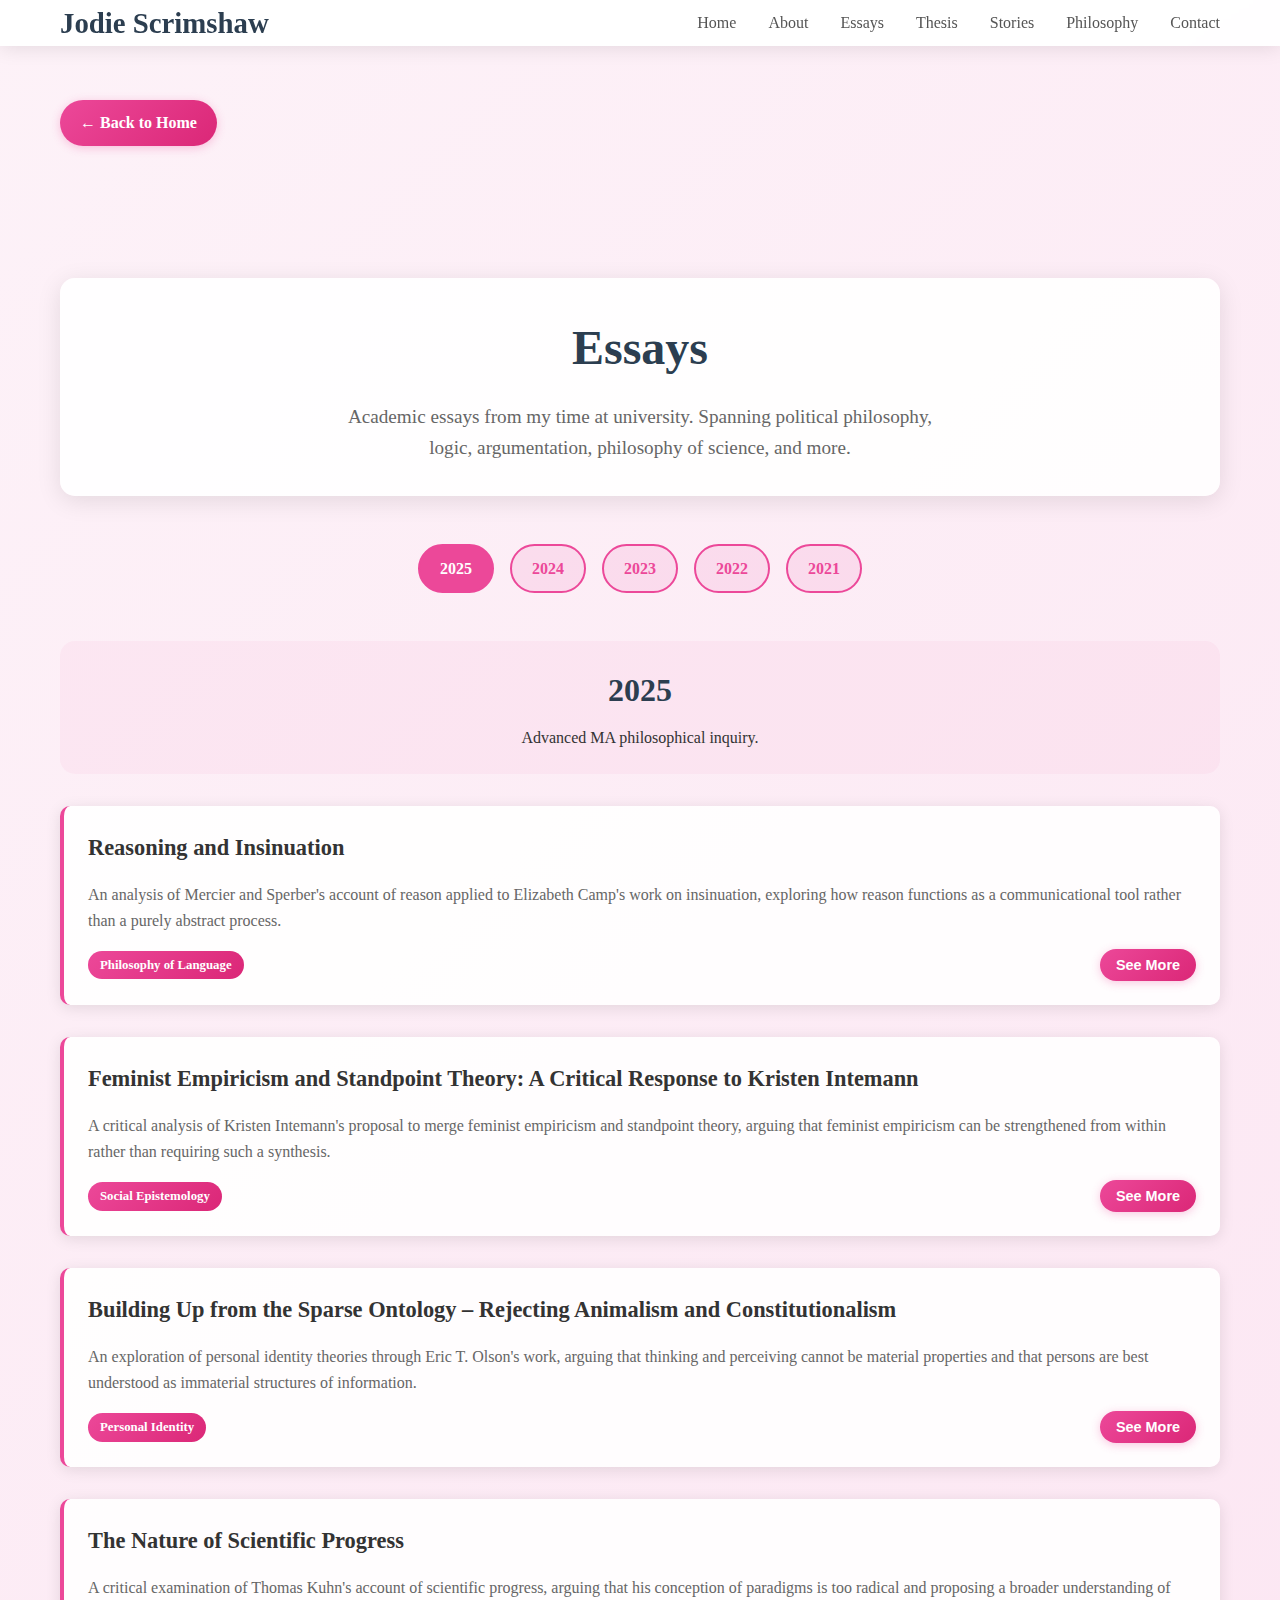
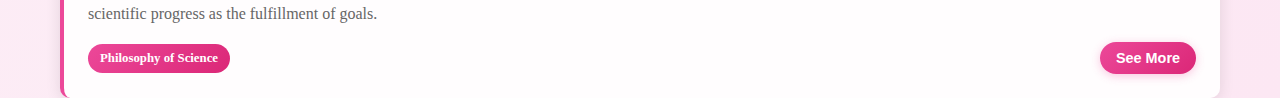
<file: essays.html>
<!DOCTYPE html>
<html lang="en">
<head>
    <meta charset="UTF-8">
    <meta name="viewport" content="width=device-width, initial-scale=1.0">
    <title>Essays - Jodie Scrimshaw</title>
    <link rel="stylesheet" href="styles.css">
    <style>
        .year-navigation {
            display: flex;
            justify-content: center;
            margin: 2rem 0;
            gap: 1rem;
            flex-wrap: wrap;
        }
        
        .year-tab {
            padding: 10px 20px;
            background: rgba(236, 72, 153, 0.1);
            border: 2px solid #ec4899;
            border-radius: 25px;
            color: #ec4899;
            text-decoration: none;
            font-weight: bold;
            transition: all 0.3s ease;
            cursor: pointer;
        }
        
        .year-tab:hover, .year-tab.active {
            background: #ec4899;
            color: white;
        }
        
        .year-section {
            display: none;
        }
        
        .year-section.active {
            display: block;
        }
        
        .year-header {
            text-align: center;
            margin: 3rem 0 2rem 0;
            padding: 1.5rem;
            background: rgba(236, 72, 153, 0.05);
            border-radius: 15px;
        }
        
        .year-header h2 {
            color: #2c3e50;
            font-size: 2rem;
            margin-bottom: 0.5rem;
            border: none;
            padding: 0;
        }
        
        .course-info {
            font-size: 0.9rem;
            color: #666;
            margin-top: 1rem;
            padding: 0.5rem;
            background: rgba(236, 72, 153, 0.05);
            border-radius: 5px;
            border-left: 3px solid #ec4899;
        }

        .project-card h3 a {
            color: inherit;
            text-decoration: none;
        }

        .project-card h3 a:hover {
            color: #ec4899;
        }

        .project-full-text {
            display: none;
            margin-top: 1rem;
            padding-top: 1rem;
            border-top: 1px solid #eee;
        }

        .project-full-text.expanded {
            display: block;
        }
    </style>
</head>
<body>
    <header>
        <nav class="container">
            <a href="index.html" class="logo">Jodie Scrimshaw</a>
            <ul class="nav-links">
                <li><a href="index.html">Home</a></li>
                <li><a href="about.html">About</a></li>
                <li><a href="essays.html">Essays</a></li>
                <li><a href="thesis.html">Thesis</a></li>
                <li><a href="stories.html">Stories</a></li>
                <li><a href="philosophy.html">Philosophy</a></li>
                <li><a href="contact.html">Contact</a></li>
            </ul>
        </nav>
    </header>

    <div class="container">
        <a href="index.html#essays" class="back-button">← Back to Home</a>
        
        <div class="page-header">
            <h1>Essays</h1>
            <p>Academic essays from my time at university. Spanning political philosophy, logic, argumentation, philosophy of science, and more.</p>
        </div>
        
        <div class="year-navigation">
            <div class="year-tab active" onclick="showYear('2025')">2025</div>
            <div class="year-tab" onclick="showYear('2024')">2024</div>
            <div class="year-tab" onclick="showYear('2023')">2023</div>
            <div class="year-tab" onclick="showYear('2022')">2022</div>
            <div class="year-tab" onclick="showYear('2021')">2021</div>
        </div>

        <!-- 2025 -->
        <div id="year-2025" class="year-section active">
            <div class="year-header">
                <h2>2025</h2>
                <p>Advanced MA philosophical inquiry.</p>
            </div>
            
            <div class="projects-grid">
                <div class="project-card">
                    <h3><a href="pdfs/philooflanguage2025.pdf">Reasoning and Insinuation</a></h3>
                    <p>An analysis of Mercier and Sperber's account of reason applied to Elizabeth Camp's work on insinuation, exploring how reason functions as a communicational tool rather than a purely abstract process.</p>
                    <div class="project-full-text">
                        <p><strong>Introduction:</strong> Reason is often seen as the hallmark of human thought – an abstract, deliberate process that guides us to truth. But what if this view is mistaken? In The Enigma of Reason, Mercier and Sperber argue that reason evolved not to help us think better alone, but to justify ourselves to others. This essay explores that shift in perspective and applies it to the phenomenon of insinuation, as analysed by Elizabeth Camp.</p>

                        <p><strong>Mercier and Sperber's Account of Reason:</strong> Mercier and Sperber propose that reason should not be considered something we do internally, before making important decisions. Rather, they argue that reason is inextricably linked to communication between individuals and can only truly be understood from this context. The primary function of reason is not solitary thinking but argumentation – it evolved to help us justify our actions, persuade others, and evaluate the arguments of others within social interactions.</p>

                        <p><strong>Insinuation and Communication:</strong> Elizabeth Camp explores insinuation as a phenomenon that relies on the tension between what is said and what is implied, allowing speakers to communicate indirect messages while preserving deniability. Insinuation is inherently tied to interpersonal communication and relies on what is not said to convey intention while maintaining deniability for the speaker.</p>

                        <p><strong>Reason in Insinuation:</strong> When examining the role that reason plays in insinuation according to Mercier and Sperber's account, we find that the effectiveness of insinuation depends on the inability of the hearer to directly support their interpretation of the meaning of the utterance. What protects the speaker is that the hearer's interpretation is typically based on intuition, not a step-by-step process of traditional reasoning.</p>

                        <p><strong>Conclusion:</strong> This essay demonstrates how reason functions as a communicational tool that we use to support decisions we arrive at on intuition, when confronted by others and compelled to do so. The effectiveness of insinuation depends on the inability of the hearer to directly support their interpretation of the meaning of the utterance, supporting the view that reason operates primarily in social contexts rather than as an abstract cognitive process.</p>
                        
                        <div class="course-info">
                            <strong>Course:</strong> Philosophy of Language [FI244PL]<br>
                            <strong>Supervisor:</strong> Emar Maier and Merel Semeijn<br>
                            <strong>Date:</strong> March 24, 2025<br>
                            <strong>Grade:</strong> 7.5
                        </div>
                    </div>
                    <div class="project-meta">
                        <span class="project-tag">Philosophy of Language</span>
                        <button class="see-more-btn" onclick="toggleContent(this)">See More</button>
                    </div>
                </div>

                <div class="project-card">
                    <h3><a href="pdfs/socialepistemologyofscience2025.pdf">Feminist Empiricism and Standpoint Theory: A Critical Response to Kristen Intemann</a></h3>
                    <p>A critical analysis of Kristen Intemann's proposal to merge feminist empiricism and standpoint theory, arguing that feminist empiricism can be strengthened from within rather than requiring such a synthesis.</p>
                    <div class="project-full-text">
                        <p><strong>Introduction:</strong> Feminist philosophy of science investigates how gender, power, and social context influence scientific inquiry. Two major approaches, feminist empiricism and standpoint theory, seek to improve science by making it more inclusive and attentive to social influences. In her 2010 paper, Kristen Intemann proposes a merger between these views into what she calls feminist standpoint empiricism.</p>

                        <p><strong>Intemann's Argument:</strong> Intemann argues that contemporary feminist empiricism is characterized by contextualism, normativity, and a commitment to social epistemology. However, she contends that feminist empiricism lacks a clear account of which values or perspectives should count as epistemically beneficial, making it vulnerable to including even harmful values like those of the Flat Earth Society.</p>

                        <p><strong>Problems with the HIV Researcher Example:</strong> Intemann's example of a female biomedical researcher from sub-Saharan Africa working on HIV vaccines is lacking. The researcher's insight arises from her professional training, domain-specific expertise, and culturally situated knowledge, not from marginalization specifically. The example highlights the relevance of local knowledge and interdisciplinary experience, not necessarily a standpoint derived from oppression.</p>

                        <p><strong>Misunderstanding Feminist Empiricism:</strong> Intemann's argument unfairly distorts feminist empiricism by suggesting it lacks internal criteria to distinguish helpful from harmful values. Feminist empiricists like Longino argue that for a value to play a legitimate epistemic role, it must survive critical scrutiny and be empirically valid. These mechanisms ensure that empiricism does not fall into relativism.</p>

                        <p><strong>Conclusion:</strong> Kristen Intemann's proposal for merging feminist empiricism and standpoint theory rests on a problematic example, a misreading of feminist empiricism, and a risky overvaluation of standpoint epistemology. The better path lies in revising and fortifying feminist empiricism from within.</p>
                        
                        <div class="course-info">
                            <strong>Course:</strong> Social Epistemology of Science<br>
                            <strong>Supervisor:</strong> Felipe Romero<br>
                            <strong>Date:</strong> June 13, 2025<br>
                            <strong>Grade:</strong> 8
                        </div>
                    </div>
                    <div class="project-meta">
                        <span class="project-tag">Social Epistemology</span>
                        <button class="see-more-btn" onclick="toggleContent(this)">See More</button>
                    </div>
                </div>

                <div class="project-card">
                    <h3><a href="pdfs/theoriesofpersonalidentity2024.pdf">Building Up from the Sparse Ontology – Rejecting Animalism and Constitutionalism</a></h3>
                    <p>An exploration of personal identity theories through Eric T. Olson's work, arguing that thinking and perceiving cannot be material properties and that persons are best understood as immaterial structures of information.</p>
                    <div class="project-full-text">
                        <p><strong>Introduction:</strong> What are we, fundamentally? Are we biological animals, material bodies, or something more? This essay explores tensions between the material structure of the human organism and the immaterial qualities of thought, consciousness, and perceiving through Eric T. Olson's "What Are We?"</p>

                        <p><strong>Constitutionalism:</strong> Lynne Baker's Constitution View argues that a person is not identical to the human organism that constitutes them. Instead, a person is a distinct material object that comes into existence when a human organism develops the right psychological and social conditions. Constitution is a relation where one thing makes up the physical basis of another but does not reduce it to what the other is.</p>

                        <p><strong>Animalism:</strong> Olson's animalism denies that we are distinct from animals. Animalists believe that the thinker and perceiver is one and the same as their animal body. Human animals are biological organisms made up entirely of matter with no immaterial parts, yet fully capable of thought and perception.</p>

                        <p><strong>Information as Immaterial:</strong> The part of ourselves that thinks and perceives is best understood as a form of information. Information is not itself material, even if it depends on material substrates. Consider the analogy of a computer: information is expressed through material components, but the content is not reducible to any particular set of particles. The same applies to thinking and perceiving.</p>

                        <p><strong>Conclusion:</strong> What we are, fundamentally, is not a body, nor a body constituted as a person, but a structure of information—an informational pattern that interprets other information, and whose identity cannot be reduced to the material systems it depends on.</p>
                        
                        <div class="course-info">
                            <strong>Course:</strong> Theories of Personal Identity [FI2441C]<br>
                            <strong>Supervisor:</strong> Hans Thomas<br>
                            <strong>Date:</strong> March 20, 2025<br>
                            <strong>Grade:</strong> 7.5
                        </div>
                    </div>
                    <div class="project-meta">
                        <span class="project-tag">Personal Identity</span>
                        <button class="see-more-btn" onclick="toggleContent(this)">See More</button>
                    </div>
                </div>

                <div class="project-card">
                    <h3><a href="pdfs/historicisedapriori2024.pdf">The Nature of Scientific Progress</a></h3>
                    <p>A critical examination of Thomas Kuhn's account of scientific progress, arguing that his conception of paradigms is too radical and proposing a broader understanding of scientific progress as the fulfillment of goals.</p>
                    <div class="project-full-text">
                        <p><strong>Introduction:</strong> Thomas Kuhn's influential account in The Structure of Scientific Revolutions proposes that science advances not through steady accumulation of knowledge but via paradigm shifts. This essay critically examines Kuhn's account, arguing that his conception of paradigms is too radical and underestimates the diverse motivations behind scientific inquiry.</p>

                        <p><strong>Kuhn's Paradigm Theory:</strong> Kuhn describes science as moving through alternating phases of "normal science," where scientists work within established paradigms, and "revolutionary science," where a crisis leads to a paradigm shift. Progress occurs when one paradigm replaces another because the new paradigm offers better solutions to problems that the previous paradigm could not adequately address.</p>

                        <p><strong>The Radical Paradigm Problem:</strong> Kuhn's portrayal of paradigms as too radical and all-encompassing is problematic. In chemistry, we see multiple paradigm models coexisting and being used interchangeably depending on researcher goals. Lewis structures and Molecular Orbital (MO) theory provide a striking example - both continue to be used despite their incommensurability.</p>

                        <p><strong>Beyond Normal Science:</strong> Normal science is not solely concerned with working within paradigms. Practical necessities, unforeseen discoveries, and immediate applications frequently drive scientific progress. Engineering provides examples of scientific work that operates with purely practical purposes, while accidental discoveries like Kevlar and Teflon show how science can advance unintentionally.</p>

                        <p><strong>What is Progress?:</strong> Progress in science should be seen as the achievement of specific goals set by scientists rather than being confined to paradigm shifts or theoretical refinements. Theoretical frameworks and models function as tools to achieve these goals rather than as definitive measures of progress.</p>
                        
                        <div class="course-info">
                            <strong>Course:</strong> The historicized a-priori and its Consequences [FI2441CI1]<br>
                            <strong>Supervisor:</strong> Jan-Willen Romeijn<br>
                            <strong>Date:</strong> January 21, 2025<br>
                            <strong>Grade:</strong> 8
                        </div>
                    </div>
                    <div class="project-meta">
                        <span class="project-tag">Philosophy of Science</span>
                        <button class="see-more-btn" onclick="toggleContent(this)">See More</button>
                    </div>
                </div>
            </div>
        </div>

        <!-- 2024 -->
        <div id="year-2024" class="year-section">
            <div class="year-header">
                <h2>2024</h2>
                <p>I finished the honours philosophy courses and expanded into a philosophy major because I wanted to continue writing essays and improve. I also started my philosophy master courses, where loopy minds was my first MA course.</p>
            </div>
            
            <div class="projects-grid">
                <div class="project-card">
                    <h3><a href="pdfs/philoofillnessandmedicine2024.pdf">Does Boorse's account of disease being value-free survive the critique of Kingsma and Schwartz?</a></h3>
                    <p>An analysis of Christopher Boorse's Biostatistical Theory and its critiques, examining whether the definition of disease can be considered value-free and defending reference classes while arguing that disease classification must involve value judgments.</p>
                    <div class="project-full-text">
                        <p><strong>Introduction:</strong> The concept of disease and its classification have long been subjects of debate in medical philosophy. Christopher Boorse argues that the medical conception of health—defined as the absence of disease—is a value-free notion based on biological function and statistical normality. This essay explores Boorse's Biostatistical Theory (BST) and critiques from philosophers like Elselijn Kingma and Peter H. Schwartz.</p>

                        <p><strong>Boorse's Theory:</strong> Boorse's BST aims to provide an objective framework for distinguishing health from disease, devoid of normative judgments. Health is normal functioning, defined statistically and biologically: a healthy organism is one where all internal parts perform their typical functions with typical efficiency within appropriate reference classes of age, sex, and species.</p>

                        <p><strong>Kingma's Critique:</strong> Kingma argues that Boorse's selection of reference classes inadvertently involves evaluative judgments. She critiques the justification for reference classes based on "natural occurrence," "uniformity," and "design," arguing that none adequately justify the selection of appropriate reference classes in a purely empirical manner.</p>

                        <p><strong>Defence of Reference Classes:</strong> I defend Boorse's reference classes as value-free by arguing that they are based on immutable biological boundaries and natural, empirical distinctions. The distinction between appropriate and inappropriate reference classes is not arbitrary but based on the inherent, unchangeable nature of biological design. Males and females possess distinct anatomical structures essential for reproduction and survival.</p>

                        <p><strong>Schwartz's Critique and Value-Laden Classification:</strong> Schwartz's refinement requiring consideration of "negative consequences" necessarily involves evaluative criteria about what constitutes significant impact on standard organism activities. This makes disease classification more value-laden than Boorse's original intent, though it appears to be a necessary addition.</p>
                        
                        <div class="course-info">
                            <strong>Course:</strong> Philosophy of Illness and Medicine<br>
                            <strong>Date:</strong> July 3, 2024<br>
                            <strong>Grade:</strong> 9
                        </div>
                    </div>
                    <div class="project-meta">
                        <span class="project-tag">Philosophy of Medicine</span>
                        <button class="see-more-btn" onclick="toggleContent(this)">See More</button>
                    </div>
                </div>

                <div class="project-card">
                    <h3><a href="pdfs/loopyminds2024.pdf">Beyond Appraisal: Strengthening Colombetti's Enactive Approach to Emotion</a></h3>
                    <p>An expansion and strengthening of Giovanna Colombetti's enactive approach to emotion, arguing that emotions are deeply embodied phenomena that often bypass conscious cognitive appraisal.</p>
                    <div class="project-full-text">
                        <p><strong>Introduction:</strong> Traditional models of emotion have primarily emphasized cognitive processes—appraisals—as essential to the emergence of emotional states. However, this conceptual separation between mind and body has been increasingly challenged. Giovanna Colombetti's enactive approach merges bodily and cognitive processes into a unified, dynamic framework.</p>

                        <p><strong>Traditional Theories:</strong> Three traditional accounts are examined: 1) Body plays indirect role requiring cognitive interpretation, 2) Bodily responses are outcomes of cognitive appraisal processes, and 3) Appraisal and bodily processes interact as separate subsystems. Each treats the body as secondary to cognitive evaluation.</p>

                        <p><strong>Limitations in Everyday Life:</strong> Traditional theories fail to account for emotions without clear appraisal (feeling guilty without knowing why), emotions contrary to expectations (not feeling grief when logically warranted), and instantaneous emotional responses that bypass cognitive evaluation (immediate fear response to perceived threats).</p>

                        <p><strong>Colombetti's Enactive Approach:</strong> Building on Marc Lewis's dynamic systems model, Colombetti argues that appraisal and emotion form an inseparable unity. Appraisal is not an abstract cognitive process but a dynamic, embodied experience directly informed by bodily arousal, actions, and environmental interactions. Emotions are "enacted" through active bodily participation.</p>

                        <p><strong>Conclusion:</strong> Colombetti's enactive model provides a more comprehensive framework that captures the complexity, fluidity, and embodied nature of emotions, offering a richer understanding of what it means to feel by grounding emotional experience in bodily engagement with the environment.</p>
                        
                        <div class="course-info">
                            <strong>Course:</strong> Loopy Minds: Core ideas of 4E cognition [FI224LM]<br>
                            <strong>Supervisor:</strong> Fred Keijze<br>
                            <strong>Date:</strong> November 1, 2024<br>
                            <strong>Grade:</strong> 8.5
                        </div>
                    </div>
                    <div class="project-meta">
                        <span class="project-tag">4E Cognition</span>
                        <button class="see-more-btn" onclick="toggleContent(this)">See More</button>
                    </div>
                </div>

                <div class="project-card">
                    <h3><a href="pdfs/philoofargument2024.pdf">Talking points: do they solve the issue of hermeneutical lacunae?</a></h3>
                    <p>An extension of Katharina Stevens' work on the strawman fallacy, proposing that victims can be fooled not only by gaps in knowledge but also by uncritical acceptance of prevalent talking points in societal discourse.</p>
                    <div class="project-full-text">
                        <p><strong>Introduction:</strong> Katharina Stevens argues that victims of the strawman can be fooled if they have gaps in their knowledge (hermeneutical lacuna) that prevents them from properly rationalising their position. I agree and offer an additional situation where victims can be fooled by uncritical acceptance of prevalent talking points or terms in societal discourse.</p>

                        <p><strong>Stevens' Framework:</strong> Stevens provides scenarios where victims can be fooled by the strawman fallacy due to hermeneutical lacuna—a gap in understanding or lack of vocabulary to adequately rationalise arguments. Her example of Susan, who lacks the concept of sexual harassment to articulate her workplace experience, demonstrates how victims can accept misrepresentations of their situations.</p>

                        <p><strong>My Extension:</strong> I propose that individuals may possess appropriate vocabulary but lack deep understanding or reasoning skills to engage critically with concepts. Using an example where someone experiences uncomfortable behavior at a club, I show how the term "sexual harassment" can be applied too broadly, leading the victim to accept a reconstruction of their experience that may not accurately reflect the situation.</p>

                        <p><strong>Abortion Debate Example:</strong> The pro-life talking point "abortion is murder" demonstrates how potent phrases repeated by advocates can convince individuals without proper reasoning about what constitutes murder, when life begins, or when a fetus gains independent rights. A woman who had an abortion after sexual assault might accept being labeled a "murderer" due to the weight of this established talking point.</p>

                        <p><strong>Difference from Zarefsky:</strong> While similar to David Zarefsky's concept of strategic maneuvering through persuasive definitions, my focus differs by examining how arguers themselves (not audiences) can be fooled. The difference from Stevens' hermeneutical lacuna is that verbal tools are available, but the reasoning falls short.</p>
                        
                        <div class="course-info">
                            <strong>Course:</strong> Philosophy of argument [FI233VL]<br>
                            <strong>Supervisor:</strong> Jan Albert van Laar<br>
                            <strong>Date:</strong> March 28, 2024<br>
                            <strong>Grade:</strong> 9
                        </div>
                    </div>
                    <div class="project-meta">
                        <span class="project-tag">Argumentation Theory</span>
                        <button class="see-more-btn" onclick="toggleContent(this)">See More</button>
                    </div>
                </div>
            </div>
        </div>

        <!-- 2023 -->
        <div id="year-2023" class="year-section">
            <div class="year-header">
                <h2>2023</h2>
                <p>Third year honours college courses. I became more confident and creative in my essays.</p>
            </div>
            
            <div class="projects-grid">
                <div class="project-card">
                    <h3><a href="pdfs/philooofthenaturalsciences2023.pdf">Is Newton's absolute space a priori synthetic knowledge and does this threaten Leibniz's critique?</a></h3>
                    <p>An argument that Newton's absolute space is a priori synthetic knowledge, meaning it is based on rational intuition and cannot be derived from experience alone, and an examination of whether this undermines Leibniz's critique.</p>
                    <div class="project-full-text">
                        <p><strong>Introduction:</strong> The concept of absolute space, introduced by Isaac Newton, has been a topic of philosophical debate for centuries. Absolute space is a metaphysical concept that describes a three-dimensional, Euclidean, fixed entity that is a stationary reference point for all objects. This essay argues that Newton's absolute space is a priori synthetic knowledge and examines whether this threatens Leibniz's critique.</p>

                        <p><strong>Newton's Absolute Space:</strong> Absolute space is a hypothetical reference frame defined as being fixed at rest, relative to all objects in the universe. Newton introduced this concept because acceleration can be detected without any observable frame of reference, suggesting there must be an independent stationary reference frame in space—absolute space. This allows for absolute acceleration (measurable), absolute velocity, and absolute position (both unmeasurable).</p>

                        <p><strong>Leibniz's Critique:</strong> Leibniz was a relationalist who rejected absolute space. According to relationalism, space does not exist independently of the objects that occupy it. Leibniz used the Principle of the Identity of Indiscernibles (PII) to argue against absolute space, claiming that if two things behave exactly the same way, they must be the same thing. He imagined a universe at rest versus one moving at constant velocity—if indistinguishable, absolute space cannot exist.</p>

                        <p><strong>A Priori Argument:</strong> Absolute space can be seen as a logical necessity rather than a metaphysical construct. From the definition of motion as the rate of change of position over time, it can be directly inferred that there must be a relative state of rest. All objects in motion must have a common state of rest as a logical prerequisite before motion can occur. This relative state of rest represents Newton's absolute space as a priori synthetic knowledge.</p>

                        <p><strong>Limitations:</strong> While absolute velocity can be argued as a priori, absolute position cannot be similarly defended. Not all objects must have started from the same point in space, so absolute position remains empirically and logically unproven. Therefore, Newton's complete notion of absolute space isn't entirely defended from relationalist attacks.</p>
                        
                        <div class="course-info">
                            <strong>Course:</strong> Philosophy of the Natural Sciences [FI153LH]<br>
                            <strong>Date:</strong> April 4, 2023<br>
                            <strong>Grade:</strong> 8.6
                        </div>
                    </div>
                    <div class="project-meta">
                        <span class="project-tag">Philosophy of Science</span>
                        <button class="see-more-btn" onclick="toggleContent(this)">See More</button>
                    </div>
                </div>

                <div class="project-card">
                    <h3><a href="pdfs/analyticexistentialism2022.pdf">Refutation of the necessity of objective 'Positive Value' to lead a meaningful life – Susan Wolf</a></h3>
                    <p>A critique of Susan Wolf's arguments for why positive value must be objective rather than subjective, arguing that her distinction between seeming meaningful and actually meaningful is unjustified.</p>
                    <div class="project-full-text">
                        <p><strong>Introduction:</strong> Susan Wolf attempts to construct fundamental principles of what entails a meaningful life by eliminating meaningless lives and developing principles for meaningful ones. This essay analyzes Wolf's arguments and refutes her conclusion that living a meaningful life entails engaging in projects of objective positive value.</p>

                        <p><strong>Wolf's Theory:</strong> Wolf identifies three types of meaningless lives: "the blob" (passive existence), useless repetitive activity (like the pig farmer), and bankrupt goals (efforts rendered meaningless by external events). She concludes that "A meaningful life is one that is actively and at least somewhat successfully engaged in a project (or projects) of positive value," where positive value must be objective rather than subjective.</p>

                        <p><strong>Wolf's Argument for Objectivity:</strong> Wolf argues that subjective meaning leads to no distinction between living a meaningful life and living a life that merely seems meaningful. She uses the example of someone having an epiphany and realizing their previous life was meaningless, suggesting this proves the difference between perceived and actual meaning.</p>

                        <p><strong>Refuting the Distinction:</strong> The experience of having an epiphany doesn't prove objective meaning exists. Such experiences generally result from extraordinary events that cause people to re-align their values, reflected in what they deem meaningful. There's no logical argument proving that new preferences have objectively positive value. One could imagine the epiphany going the opposite way—from family focus to career focus.</p>

                        <p><strong>Sisyphus Example:</strong> Richard Taylor's example of Sisyphus demonstrates subjective meaningful life. When injected with a serum making him desire to push the boulder, Sisyphus's life gains meaning despite no external change. This highlights that what determines meaningful life depends on the values and preferences of the person living it.</p>

                        <p><strong>Against Egocentrism:</strong> Wolf's claim that subjective meaning is inherently egotistical doesn't follow. By her reasoning, anyone pre-epiphany living subjectively meaningful lives must be completely egotistical—an absurd conclusion that shows subjectively meaningful lives aren't necessarily self-serving.</p>
                        
                        <div class="course-info">
                            <strong>Course:</strong> Analytic Existentialism [FI183FR]<br>
                            <strong>Date:</strong> February 24, 2023<br>
                            <strong>Grade:</strong> 8.2
                        </div>
                    </div>
                    <div class="project-meta">
                        <span class="project-tag">Existentialism</span>
                        <button class="see-more-btn" onclick="toggleContent(this)">See More</button>
                    </div>
                </div>
            </div>
        </div>

        <!-- 2022 -->
        <div id="year-2022" class="year-section">
            <div class="year-header">
                <h2>2022</h2>
                <p>My second year doing honours philosopy courses. At this point I started understanding what philosophy really is and I loved every course.</p>
            </div>
            
            <div class="projects-grid">
                <div class="project-card">
                    <h3><a href="pdfs/socialandpoliticalphil2022.pdf">Is Marx correct in his definition of exploitation?</a></h3>
                    <p>An analysis of Marx's limiting definition of exploitation and development of a more useful definition that solves issues while maintaining Marx's core insights about capitalist systems.</p>
                    <div class="project-full-text">
                        <p><strong>Introduction:</strong> Marx's definition of exploitation as the extraction of surplus labour causes issues where non-exploitative situations appear exploitative, or contradictions arise. This essay analyzes Marx's definition and proposes a more philosophically useful alternative.</p>

                        <p><strong>Marx's Background:</strong> Marx's ideas critique liberalism by arguing that ensuring basic rights isn't sufficient for equality. Capitalist society divides into capitalists and the working class, with the working class being exploited through the extraction of surplus labour—the difference between the cost of labour power and the value labour power produces.</p>

                        <p><strong>Technical Definition Problems:</strong> The technical definition states "A person A is exploited by another person B if A does not receive the full value of the products that A creates and if B appropriates some of that value." This creates contradictions when workers accumulate capital (through stocks), making them simultaneously exploiters and exploited. It also ignores the capitalist's contribution through organization and ideas.</p>

                        <p><strong>Proposed New Definition:</strong> "A person A is exploited by another person B if A receives the value of their labour power without their reasonable share of the value of the products they have created, while person B appropriates that share of the value." This recognizes cooperation between workers and capitalists, requiring both to be sufficiently compensated for their contributions.</p>

                        <p><strong>Implications:</strong> Even with a looser definition, Marx's view that capitalist society incentivizes exploitation remains valid. The capitalist system's drive for capital accumulation at all costs means that if exploitation serves this end, it becomes merely a means to achieve it. Those with capital hold negotiation power, making exploitative conditions likely.</p>

                        <p><strong>Conclusion:</strong> While Marx's original definition is too restrictive, a more flexible approach still supports his core insight that capitalism is inherently exploitative, though this can be addressed through more equitable distribution of value between workers and capitalists.</p>
                        
                        <div class="course-info">
                            <strong>Course:</strong> Social and Political Philosophy<br>
                            <strong>Date:</strong> November 10, 2022<br>
                            <strong>Grade:</strong> 7
                        </div>
                    </div>
                    <div class="project-meta">
                        <span class="project-tag">Political Philosophy</span>
                        <button class="see-more-btn" onclick="toggleContent(this)">See More</button>
                    </div>
                </div>

                <div class="project-card">
                    <h3><a href="pdfs/reasoning&arguing2022.pdf">Does the interviewer commit the fallacy of the straw man?</a></h3>
                    <p>An analysis of Jordan Peterson's interview by Cathy Newman, examining whether Newman's response constitutes a strawman fallacy using argumentation theory.</p>
                    <div class="project-full-text">
                        <p><strong>Introduction:</strong> There is a strong debate on why humans structure their societies in hierarchical systems. Peterson attacks the position that hierarchies are sociological constructs, claiming that humans arranging themselves hierarchically is an inherent characteristic, using his controversial lobster example.</p>

                        <p><strong>Peterson's Argument:</strong> Peterson explains that humans diverged from lobsters about 350 million years ago with a common ancestor. Lobsters have similar nervous systems to humans which run on serotonin and are attuned to status. He argues this demonstrates that hierarchy has nothing to do with socio-cultural construction.</p>

                        <p><strong>Newman's Response:</strong> Newman responds with "Let me get this straight. You're saying that we should organize our societies along the lines of the lobsters?" This is a purposeful misrepresentation of Peterson's standpoint in an attempt to make it appear ridiculous, violating standpoint rule 3.</p>

                        <p><strong>The Strawman Fallacy:</strong> Rule 3 states that "A Party's Attack on a Standpoint Must Relate to the Standpoint That Has Indeed Been Advanced by the Other Party." Newman violates this by misrepresenting Peterson's premise through exaggeration, expanding it to include restructuring societies like lobsters when Peterson only argued that hierarchies are inherent characteristics.</p>

                        <p><strong>Conclusion:</strong> Newman commits the strawman fallacy by misrepresenting Peterson's explicit premise that hierarchy is not a socio-cultural construction, instead attacking a fictional position that Peterson never advanced about organizing society like lobsters.</p>
                        
                        <div class="course-info">
                            <strong>Course:</strong> Reasoning and Arguing<br>
                            <strong>Date:</strong> April 3, 2022<br>
                            <strong>Grade:</strong> 8.6
                        </div>
                    </div>
                    <div class="project-meta">
                        <span class="project-tag">Argumentation Theory</span>
                        <button class="see-more-btn" onclick="toggleContent(this)">See More</button>
                    </div>
                </div>

                <div class="project-card">
                    <h3><a href="pdfs/goodandevil2022.pdf">Is David Enoch right that we implicitly believe in objective moral truths?</a></h3>
                    <p>A critical examination of David Enoch's spinach test argument, challenging whether it can determine the objectivity or subjectivity of moral beliefs.</p>
                    <div class="project-full-text">
                        <p><strong>Introduction:</strong> David Enoch claims that we implicitly believe in objective moral truths and provides three arguments for why someone is likely intuitively a moral objectivist. This essay examines whether his "spinach test" can actually determine the objectivity of beliefs.</p>

                        <p><strong>The Spinach Test:</strong> The test is formulated as a joke where if the subject matter makes the joke funny, then it's subjective; if not funny, it's objective. Enoch uses examples ranging from personal preferences (funny) to objective truths (not funny) to moral beliefs (not funny, therefore objective).</p>

                        <p><strong>Problems with the Test:</strong> The joke in the spinach test is funny not because the subject matter is subjective, but because holding such a strong belief about something trivial is absurd. To demonstrate this, I construct a joke with objective but trivial content that remains funny, showing the test measures absurdity rather than objectivity.</p>

                        <p><strong>Counter-example:</strong> "I am happy I was born in my hometown in this day and age... Because had I grown up anywhere else or in a different age, then I wouldn't have known my neighbour John grilled a piece of chicken yesterday. I would have been ignorant!" This objective truth makes the joke funny because the belief is reasonable but about something unimportant.</p>

                        <p><strong>Conclusion:</strong> The spinach test determines whether wanting to hold a belief fixed is absurd or reasonable, not whether the subject matter is objective or subjective. Therefore, Enoch was not successful in proving that people implicitly believe in objective moral truths.</p>
                        
                        <div class="course-info">
                            <strong>Course:</strong> Good and Evil<br>
                            <strong>Date:</strong> 2022<br>
                            <strong>Grade:</strong> 9.5
                        </div>
                    </div>
                    <div class="project-meta">
                        <span class="project-tag">Meta-ethics</span>
                        <button class="see-more-btn" onclick="toggleContent(this)">See More</button>
                    </div>
                </div>
            </div>
        </div>

        <!-- 2021 -->
        <div id="year-2021" class="year-section">
            <div class="year-header">
                <h2>2021</h2>
                <p>These were essays from my first year at university, doing philosophy honours courses. My very first attempts at philosophy essays. I had a lot of fun writing them and figuring things out.</p>
            </div>
            
            <div class="projects-grid">
                <div class="project-card">
                    <h3><a href="pdfs/philosophyofscience2021.pdf">Should we believe scientific theories about the unobserved?</a></h3>
                    <p>An examination of scientific realism and the "no-miracles argument," challenging whether abductive reasoning can justify belief in unobservable entities.</p>
                    <div class="project-full-text">
                        <p><strong>Introduction:</strong> This essay explores whether we should believe scientific theories of the unobserved, examining scientific realism through Larry Laudan's convergent realism framework, focusing on epistemic realism (theories are approximately true) and semantic realism (theories genuinely refer to substances in the external world).</p>

                        <p><strong>The No-Miracles Argument:</strong> The positive argument for realism claims "it is the only philosophy that doesn't make success of science a miracle." The argument proceeds: 1) The best theories are extremely successful, 2) The best explanation for this success is that theories must be approximately true, 3) Therefore, scientific theories are approximately true.</p>

                        <p><strong>Problems with Abduction:</strong> Abduction arguments claim the conclusion must be true because it's the best explanation, but this is not rigorous. The "best" explanation doesn't guarantee truth—we may not have discovered the actual best explanation yet, and we cannot know if our list of explanations is exhaustive.</p>

                        <p><strong>Historical Counter-examples:</strong> Newton's theory of gravity as a force was the best explanation but turned out incorrect—there is no such force. The caloric theory explained heat transfer as fluid movement but was wrong—heat is not a fluid. These show that the best explanations have no relation to their truthfulness.</p>

                        <p><strong>Conclusion:</strong> Scientific realists believe theories are approximately true and genuinely refer, but science consists of abductive arguments where the best explanation gives no indication of truth. Successive theories are more successful in predicting reality, but this doesn't justify belief in their truth or referential accuracy.</p>
                        
                        <div class="course-info">
                            <strong>Course:</strong> Philosophy of Science<br>
                            <strong>Date:</strong> 2021<br>
                            <strong>Grade:</strong> 8
                        </div>
                    </div>
                    <div class="project-meta">
                        <span class="project-tag">Philosophy of Science</span>
                        <button class="see-more-btn" onclick="toggleContent(this)">See More</button>
                    </div>
                </div>

                <div class="project-card">
                    <h3><a href="pdfs/historyofphilosophyI2021.pdf">What is the goal of the wax argument in Meditations II? Is it a successful argument?</a></h3>
                    <p>A critical analysis of Descartes' wax argument, examining whether it successfully proves that knowledge of bodies comes from reason alone rather than the senses.</p>
                    <div class="project-full-text">
                        <p><strong>Introduction:</strong> This essay criticizes Descartes' view that reason alone is responsible for deriving knowledge about the nature of bodies, examining his use of the wax argument to support this view and arguing that it fails to achieve its goal.</p>

                        <p><strong>The Wax Argument:</strong> Descartes examines a piece of wax, listing its sensory qualities (taste, smell, color, shape, size, sound). After heating near fire, all sensory qualities change beyond recognition, yet we still 'know' it's the same wax. He concludes the wax is "merely something extended, flexible and changeable" - known by mind alone, not senses or imagination.</p>

                        <p><strong>First Objection - Reason Can Deceive:</strong> Descartes argues senses can't be trusted because they sometimes deceive us. Using his own logic, reason can also deceive us through illusions. Optical illusions aren't failures of senses but of rational interpretation—the senses accurately perceive stimuli, but reason "sees" what isn't there. Therefore, we cannot trust reason either.</p>

                        <p><strong>Second Objection - Reason Needs Continuous Sensory Experience:</strong> If someone observed solid wax and liquid wax in isolated instances, reason alone couldn't conclude they're the same substance. Reason requires continuous sensory observation of the transformation to make this judgment. Without this continuous experience, it's impossible to conclude it's the same wax.</p>

                        <p><strong>Conclusion:</strong> The wax argument fails to prove that understanding bodies comes strictly from intellect alone. Reason can be deceived like senses, and reason requires continuous sensory experience to derive knowledge about the nature of bodies, contradicting Descartes' goal.</p>
                        
                        <div class="course-info">
                            <strong>Course:</strong> History of Philosophy I<br>
                            <strong>Date:</strong> 2021
                            <br>
                            <strong>Grade:</strong> 7
                        </div>
                    </div>
                    <div class="project-meta">
                        <span class="project-tag">History of Philosophy</span>
                        <button class="see-more-btn" onclick="toggleContent(this)">See More</button>
                    </div>
                </div>

                <div class="project-card">
                    <h3><a href="pdfs/historyofphilosophyII2021.pdf">What is Beauvoir's answer to the question "what is a woman?" What role does 'situation' play in her account?</a></h3>
                    <p>An exploration of Simone de Beauvoir's analysis of womanhood, examining how social situation shapes the perception of feminine characteristics as acts of defiance by the oppressed.</p>
                    <div class="project-full-text">
                        <p><strong>Introduction:</strong> Beauvoir explores discrepancies in representation between men and women in society, investigating where these originate and whether they are fair. She believes lack of equal freedom leads to inequality and that women have been cast as the "Other."</p>

                        <p><strong>Woman as Other:</strong> Using the concept of alterity, Beauvoir explains how humans define familiar counterparts as "Self" and unfamiliar as "Others." In gender divisions, women are classed as Other. Men see their perspective as absolute truth, define both themselves and women, while women accept these definitions. "She is the inessential in front of the essential. He is the subject; he is the Absolute. She is the Other."</p>

                        <p><strong>Why Women Accept This Position:</strong> Women lack group identity and don't refer to themselves as "we" like other oppressed groups. They don't share common history or communities, living dispersed among men and bound to their homes. This prevents them from organizing opposition or claiming equality.</p>

                        <p><strong>Situation and Character:</strong> Women are perceived to have negative characteristics (argumentative, petty, lacking morality, selfish), but these aren't inherent nature—they result from their specific situation. Women are bound to homes, devoted to family care and monotonous household tasks, excluded from the external world where men operate.</p>

                        <p><strong>Acts of Defiance:</strong> Women's frustration with powerlessness leads to subtle protests against husbands who embody their exclusion from privilege. Behaviors like infidelity, unpunctuality, and blame aren't feminine traits but small acts of defiance by the oppressed, making men "pay" for their privilege.</p>

                        <p><strong>Conclusion:</strong> Beauvoir doesn't provide a direct answer to "what is a woman?" but shows that apparent feminine characteristics result from oppressive situations rather than inherent nature. If given equal opportunity, women would be as capable as men in any undertaking.</p>
                        
                        <div class="course-info">
                            <strong>Course:</strong> History of Philosophy II<br>
                            <strong>Date:</strong> 2021<br>
                            <strong>Grade:</strong> 6.9
                        </div>
                    </div>
                    <div class="project-meta">
                        <span class="project-tag">Feminist Philosophy</span>
                        <button class="see-more-btn" onclick="toggleContent(this)">See More</button>
                    </div>
                </div>
            </div>
        </div>
    </div>

    <script>
        function showYear(year) {
            // Hide all year sections
            const sections = document.querySelectorAll('.year-section');
            sections.forEach(section => {
                section.classList.remove('active');
            });
            
            // Remove active class from all tabs
            const tabs = document.querySelectorAll('.year-tab');
            tabs.forEach(tab => {
                tab.classList.remove('active');
            });
            
            // Show selected year section
            const selectedSection = document.getElementById(`year-${year}`);
            if (selectedSection) {
                selectedSection.classList.add('active');
            }
            
            // Add active class to clicked tab
            const clickedTab = event.target;
            clickedTab.classList.add('active');
        }

        function toggleContent(button) {
            const projectCard = button.closest('.project-card');
            const fullText = projectCard.querySelector('.project-full-text');
            
            if (fullText.classList.contains('expanded')) {
                fullText.classList.remove('expanded');
                button.textContent = 'See More';
            } else {
                fullText.classList.add('expanded');
                button.textContent = 'See Less';
            }
        }
    </script>
</body>
</html>
</file>
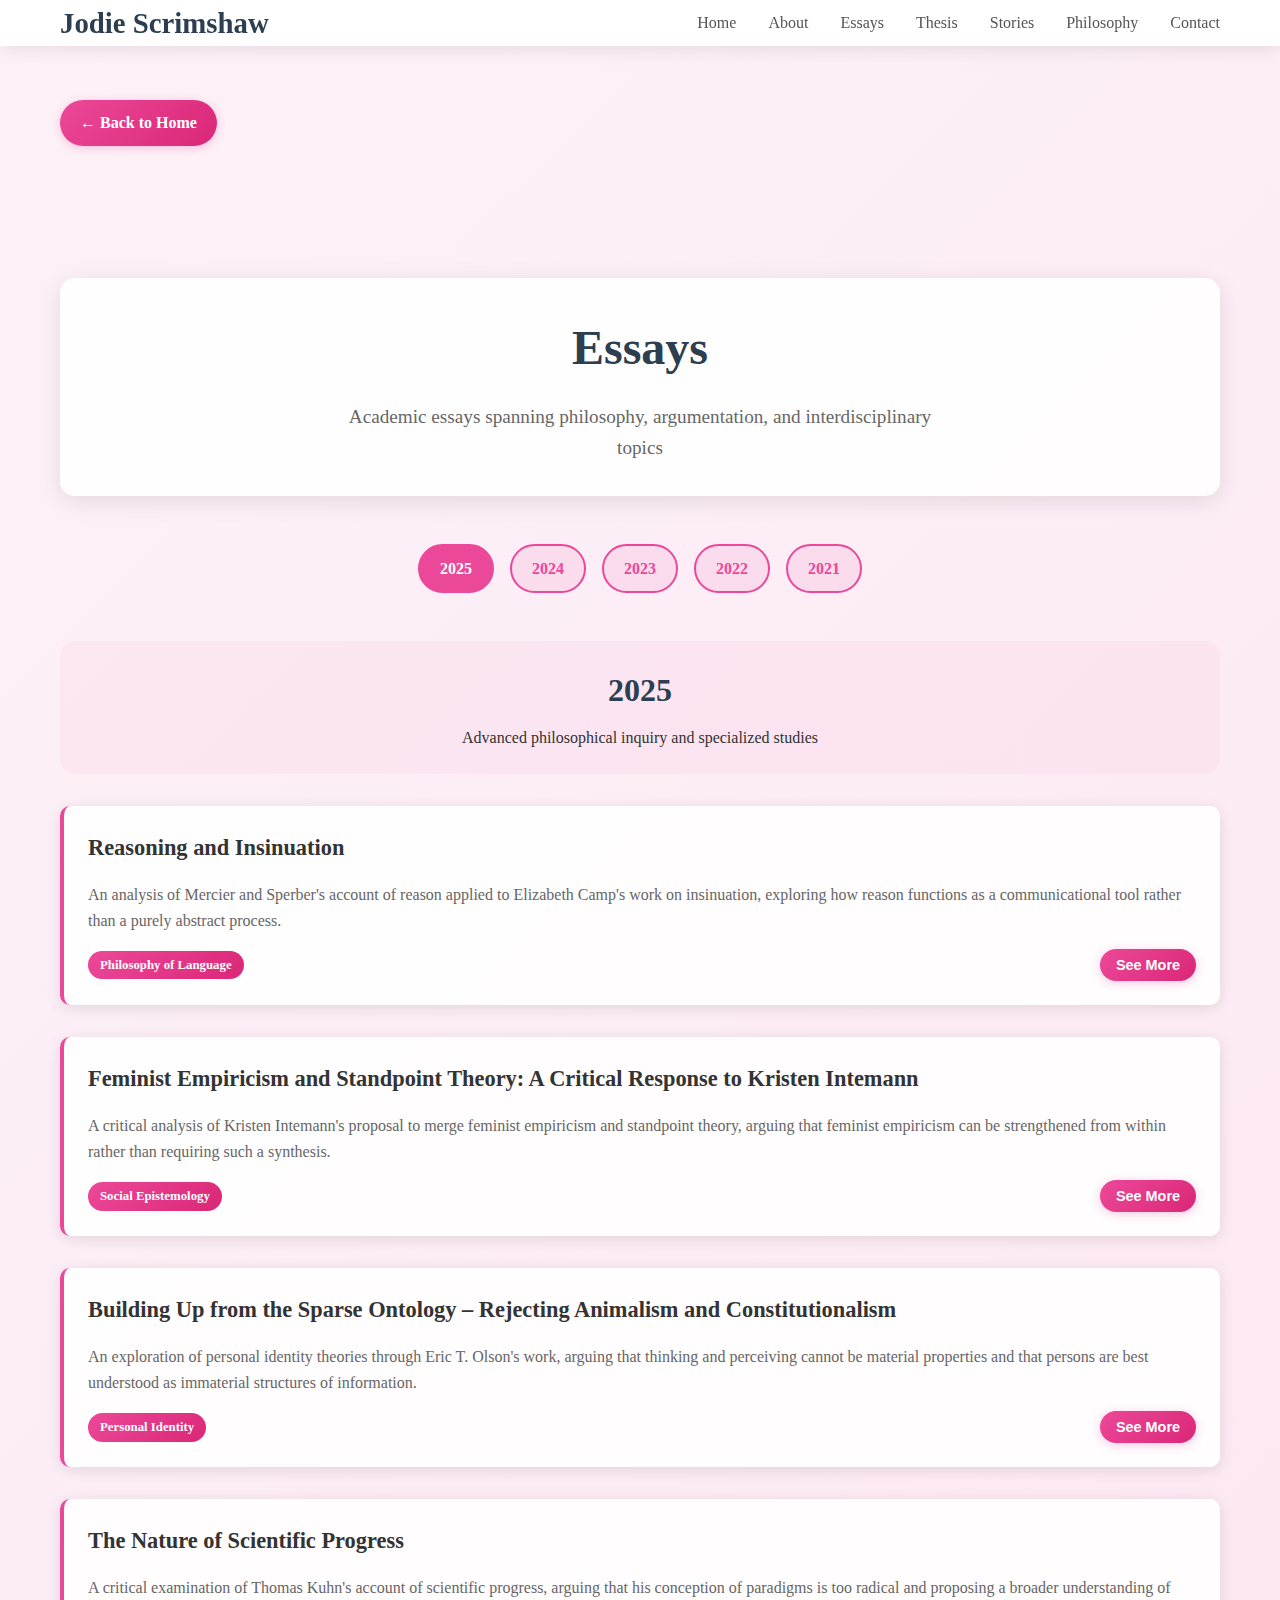
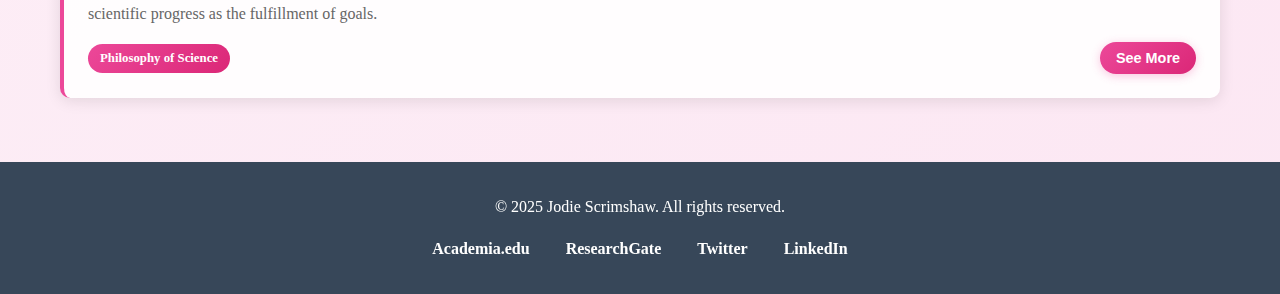
<file: essays_page.html>
<!DOCTYPE html>
<html lang="en">
<head>
    <meta charset="UTF-8">
    <meta name="viewport" content="width=device-width, initial-scale=1.0">
    <title>Essays - Jodie Scrimshaw</title>
    <link rel="stylesheet" href="styles.css">
    <style>
        .year-navigation {
            display: flex;
            justify-content: center;
            margin: 2rem 0;
            gap: 1rem;
            flex-wrap: wrap;
        }
        
        .year-tab {
            padding: 10px 20px;
            background: rgba(236, 72, 153, 0.1);
            border: 2px solid #ec4899;
            border-radius: 25px;
            color: #ec4899;
            text-decoration: none;
            font-weight: bold;
            transition: all 0.3s ease;
            cursor: pointer;
        }
        
        .year-tab:hover, .year-tab.active {
            background: #ec4899;
            color: white;
        }
        
        .year-section {
            display: none;
        }
        
        .year-section.active {
            display: block;
        }
        
        .year-header {
            text-align: center;
            margin: 3rem 0 2rem 0;
            padding: 1.5rem;
            background: rgba(236, 72, 153, 0.05);
            border-radius: 15px;
        }
        
        .year-header h2 {
            color: #2c3e50;
            font-size: 2rem;
            margin-bottom: 0.5rem;
            border: none;
            padding: 0;
        }
        
        .course-info {
            font-size: 0.9rem;
            color: #666;
            margin-top: 1rem;
            padding: 0.5rem;
            background: rgba(236, 72, 153, 0.05);
            border-radius: 5px;
            border-left: 3px solid #ec4899;
        }

        .project-card h3 a {
            color: inherit;
            text-decoration: none;
        }

        .project-card h3 a:hover {
            color: #ec4899;
        }

        .project-full-text {
            display: none;
            margin-top: 1rem;
            padding-top: 1rem;
            border-top: 1px solid #eee;
        }

        .project-full-text.expanded {
            display: block;
        }
    </style>
</head>
<body>
    <header>
        <nav class="container">
            <a href="index.html" class="logo">Jodie Scrimshaw</a>
            <ul class="nav-links">
                <li><a href="index.html">Home</a></li>
                <li><a href="about.html">About</a></li>
                <li><a href="essays.html">Essays</a></li>
                <li><a href="thesis.html">Thesis</a></li>
                <li><a href="stories.html">Stories</a></li>
                <li><a href="philosophy.html">Philosophy</a></li>
                <li><a href="contact.html">Contact</a></li>
            </ul>
        </nav>
    </header>

    <div class="container">
        <a href="index.html#essays" class="back-button">← Back to Home</a>
        
        <div class="page-header">
            <h1>Essays</h1>
            <p>Academic essays spanning philosophy, argumentation, and interdisciplinary topics</p>
        </div>
        
        <div class="year-navigation">
            <div class="year-tab active" onclick="showYear('2025')">2025</div>
            <div class="year-tab" onclick="showYear('2024')">2024</div>
            <div class="year-tab" onclick="showYear('2023')">2023</div>
            <div class="year-tab" onclick="showYear('2022')">2022</div>
            <div class="year-tab" onclick="showYear('2021')">2021</div>
        </div>

        <!-- 2025 -->
        <div id="year-2025" class="year-section active">
            <div class="year-header">
                <h2>2025</h2>
                <p>Advanced philosophical inquiry and specialized studies</p>
            </div>
            
            <div class="projects-grid">
                <div class="project-card">
                    <h3><a href="pdfs/philooflanguage2025.pdf">Reasoning and Insinuation</a></h3>
                    <p>An analysis of Mercier and Sperber's account of reason applied to Elizabeth Camp's work on insinuation, exploring how reason functions as a communicational tool rather than a purely abstract process.</p>
                    <div class="project-full-text">
                        <p><strong>Introduction:</strong> Reason is often seen as the hallmark of human thought – an abstract, deliberate process that guides us to truth. But what if this view is mistaken? In The Enigma of Reason, Mercier and Sperber argue that reason evolved not to help us think better alone, but to justify ourselves to others. This essay explores that shift in perspective and applies it to the phenomenon of insinuation, as analysed by Elizabeth Camp.</p>

                        <p><strong>Mercier and Sperber's Account of Reason:</strong> Mercier and Sperber propose that reason should not be considered something we do internally, before making important decisions. Rather, they argue that reason is inextricably linked to communication between individuals and can only truly be understood from this context. The primary function of reason is not solitary thinking but argumentation – it evolved to help us justify our actions, persuade others, and evaluate the arguments of others within social interactions.</p>

                        <p><strong>Insinuation and Communication:</strong> Elizabeth Camp explores insinuation as a phenomenon that relies on the tension between what is said and what is implied, allowing speakers to communicate indirect messages while preserving deniability. Insinuation is inherently tied to interpersonal communication and relies on what is not said to convey intention while maintaining deniability for the speaker.</p>

                        <p><strong>Reason in Insinuation:</strong> When examining the role that reason plays in insinuation according to Mercier and Sperber's account, we find that the effectiveness of insinuation depends on the inability of the hearer to directly support their interpretation of the meaning of the utterance. What protects the speaker is that the hearer's interpretation is typically based on intuition, not a step-by-step process of traditional reasoning.</p>

                        <p><strong>Conclusion:</strong> This essay demonstrates how reason functions as a communicational tool that we use to support decisions we arrive at on intuition, when confronted by others and compelled to do so. The effectiveness of insinuation depends on the inability of the hearer to directly support their interpretation of the meaning of the utterance, supporting the view that reason operates primarily in social contexts rather than as an abstract cognitive process.</p>
                        
                        <div class="course-info">
                            <strong>Course:</strong> Philosophy of Language [FI244PL]<br>
                            <strong>Supervisor:</strong> Emar Maier and Merel Semeijn<br>
                            <strong>Date:</strong> March 24, 2025
                        </div>
                    </div>
                    <div class="project-meta">
                        <span class="project-tag">Philosophy of Language</span>
                        <button class="see-more-btn" onclick="toggleContent(this)">See More</button>
                    </div>
                </div>

                <div class="project-card">
                    <h3><a href="pdfs/socialepistemologyofscience2025.pdf">Feminist Empiricism and Standpoint Theory: A Critical Response to Kristen Intemann</a></h3>
                    <p>A critical analysis of Kristen Intemann's proposal to merge feminist empiricism and standpoint theory, arguing that feminist empiricism can be strengthened from within rather than requiring such a synthesis.</p>
                    <div class="project-full-text">
                        <p><strong>Introduction:</strong> Feminist philosophy of science investigates how gender, power, and social context influence scientific inquiry. Two major approaches, feminist empiricism and standpoint theory, seek to improve science by making it more inclusive and attentive to social influences. In her 2010 paper, Kristen Intemann proposes a merger between these views into what she calls feminist standpoint empiricism.</p>

                        <p><strong>Intemann's Argument:</strong> Intemann argues that contemporary feminist empiricism is characterized by contextualism, normativity, and a commitment to social epistemology. However, she contends that feminist empiricism lacks a clear account of which values or perspectives should count as epistemically beneficial, making it vulnerable to including even harmful values like those of the Flat Earth Society.</p>

                        <p><strong>Problems with the HIV Researcher Example:</strong> Intemann's example of a female biomedical researcher from sub-Saharan Africa working on HIV vaccines is lacking. The researcher's insight arises from her professional training, domain-specific expertise, and culturally situated knowledge, not from marginalization specifically. The example highlights the relevance of local knowledge and interdisciplinary experience, not necessarily a standpoint derived from oppression.</p>

                        <p><strong>Misunderstanding Feminist Empiricism:</strong> Intemann's argument unfairly distorts feminist empiricism by suggesting it lacks internal criteria to distinguish helpful from harmful values. Feminist empiricists like Longino argue that for a value to play a legitimate epistemic role, it must survive critical scrutiny and be empirically valid. These mechanisms ensure that empiricism does not fall into relativism.</p>

                        <p><strong>Conclusion:</strong> Kristen Intemann's proposal for merging feminist empiricism and standpoint theory rests on a problematic example, a misreading of feminist empiricism, and a risky overvaluation of standpoint epistemology. The better path lies in revising and fortifying feminist empiricism from within.</p>
                        
                        <div class="course-info">
                            <strong>Course:</strong> Social Epistemology of Science<br>
                            <strong>Supervisor:</strong> Felipe Romero<br>
                            <strong>Date:</strong> June 13, 2025
                        </div>
                    </div>
                    <div class="project-meta">
                        <span class="project-tag">Social Epistemology</span>
                        <button class="see-more-btn" onclick="toggleContent(this)">See More</button>
                    </div>
                </div>

                <div class="project-card">
                    <h3><a href="pdfs/theoriesofpersonalidentity2024.pdf">Building Up from the Sparse Ontology – Rejecting Animalism and Constitutionalism</a></h3>
                    <p>An exploration of personal identity theories through Eric T. Olson's work, arguing that thinking and perceiving cannot be material properties and that persons are best understood as immaterial structures of information.</p>
                    <div class="project-full-text">
                        <p><strong>Introduction:</strong> What are we, fundamentally? Are we biological animals, material bodies, or something more? This essay explores tensions between the material structure of the human organism and the immaterial qualities of thought, consciousness, and perceiving through Eric T. Olson's "What Are We?"</p>

                        <p><strong>Constitutionalism:</strong> Lynne Baker's Constitution View argues that a person is not identical to the human organism that constitutes them. Instead, a person is a distinct material object that comes into existence when a human organism develops the right psychological and social conditions. Constitution is a relation where one thing makes up the physical basis of another but does not reduce it to what the other is.</p>

                        <p><strong>Animalism:</strong> Olson's animalism denies that we are distinct from animals. Animalists believe that the thinker and perceiver is one and the same as their animal body. Human animals are biological organisms made up entirely of matter with no immaterial parts, yet fully capable of thought and perception.</p>

                        <p><strong>Information as Immaterial:</strong> The part of ourselves that thinks and perceives is best understood as a form of information. Information is not itself material, even if it depends on material substrates. Consider the analogy of a computer: information is expressed through material components, but the content is not reducible to any particular set of particles. The same applies to thinking and perceiving.</p>

                        <p><strong>Conclusion:</strong> What we are, fundamentally, is not a body, nor a body constituted as a person, but a structure of information—an informational pattern that interprets other information, and whose identity cannot be reduced to the material systems it depends on.</p>
                        
                        <div class="course-info">
                            <strong>Course:</strong> Theories of Personal Identity [FI2441C]<br>
                            <strong>Supervisor:</strong> Hans Thomas<br>
                            <strong>Date:</strong> March 20, 2025
                        </div>
                    </div>
                    <div class="project-meta">
                        <span class="project-tag">Personal Identity</span>
                        <button class="see-more-btn" onclick="toggleContent(this)">See More</button>
                    </div>
                </div>

                <div class="project-card">
                    <h3><a href="pdfs/historicisedapriori2024.pdf">The Nature of Scientific Progress</a></h3>
                    <p>A critical examination of Thomas Kuhn's account of scientific progress, arguing that his conception of paradigms is too radical and proposing a broader understanding of scientific progress as the fulfillment of goals.</p>
                    <div class="project-full-text">
                        <p><strong>Introduction:</strong> Thomas Kuhn's influential account in The Structure of Scientific Revolutions proposes that science advances not through steady accumulation of knowledge but via paradigm shifts. This essay critically examines Kuhn's account, arguing that his conception of paradigms is too radical and underestimates the diverse motivations behind scientific inquiry.</p>

                        <p><strong>Kuhn's Paradigm Theory:</strong> Kuhn describes science as moving through alternating phases of "normal science," where scientists work within established paradigms, and "revolutionary science," where a crisis leads to a paradigm shift. Progress occurs when one paradigm replaces another because the new paradigm offers better solutions to problems that the previous paradigm could not adequately address.</p>

                        <p><strong>The Radical Paradigm Problem:</strong> Kuhn's portrayal of paradigms as too radical and all-encompassing is problematic. In chemistry, we see multiple paradigm models coexisting and being used interchangeably depending on researcher goals. Lewis structures and Molecular Orbital (MO) theory provide a striking example - both continue to be used despite their incommensurability.</p>

                        <p><strong>Beyond Normal Science:</strong> Normal science is not solely concerned with working within paradigms. Practical necessities, unforeseen discoveries, and immediate applications frequently drive scientific progress. Engineering provides examples of scientific work that operates with purely practical purposes, while accidental discoveries like Kevlar and Teflon show how science can advance unintentionally.</p>

                        <p><strong>What is Progress?:</strong> Progress in science should be seen as the achievement of specific goals set by scientists rather than being confined to paradigm shifts or theoretical refinements. Theoretical frameworks and models function as tools to achieve these goals rather than as definitive measures of progress.</p>
                        
                        <div class="course-info">
                            <strong>Course:</strong> The historicized a-priori and its Consequences [FI2441CI1]<br>
                            <strong>Supervisor:</strong> Jan-Willen Romeijn<br>
                            <strong>Date:</strong> January 21, 2025
                        </div>
                    </div>
                    <div class="project-meta">
                        <span class="project-tag">Philosophy of Science</span>
                        <button class="see-more-btn" onclick="toggleContent(this)">See More</button>
                    </div>
                </div>
            </div>
        </div>

        <!-- 2024 -->
        <div id="year-2024" class="year-section">
            <div class="year-header">
                <h2>2024</h2>
                <p>Deepening philosophical analysis and argumentation</p>
            </div>
            
            <div class="projects-grid">
                <div class="project-card">
                    <h3><a href="pdfs/philoofillnessandmedicine2024.pdf">Does Boorse's account of disease being value-free survive the critique of Kingsma and Schwartz?</a></h3>
                    <p>An analysis of Christopher Boorse's Biostatistical Theory and its critiques, examining whether the definition of disease can be considered value-free and defending reference classes while arguing that disease classification must involve value judgments.</p>
                    <div class="project-full-text">
                        <p><strong>Introduction:</strong> The concept of disease and its classification have long been subjects of debate in medical philosophy. Christopher Boorse argues that the medical conception of health—defined as the absence of disease—is a value-free notion based on biological function and statistical normality. This essay explores Boorse's Biostatistical Theory (BST) and critiques from philosophers like Elselijn Kingma and Peter H. Schwartz.</p>

                        <p><strong>Boorse's Theory:</strong> Boorse's BST aims to provide an objective framework for distinguishing health from disease, devoid of normative judgments. Health is normal functioning, defined statistically and biologically: a healthy organism is one where all internal parts perform their typical functions with typical efficiency within appropriate reference classes of age, sex, and species.</p>

                        <p><strong>Kingma's Critique:</strong> Kingma argues that Boorse's selection of reference classes inadvertently involves evaluative judgments. She critiques the justification for reference classes based on "natural occurrence," "uniformity," and "design," arguing that none adequately justify the selection of appropriate reference classes in a purely empirical manner.</p>

                        <p><strong>Defence of Reference Classes:</strong> I defend Boorse's reference classes as value-free by arguing that they are based on immutable biological boundaries and natural, empirical distinctions. The distinction between appropriate and inappropriate reference classes is not arbitrary but based on the inherent, unchangeable nature of biological design. Males and females possess distinct anatomical structures essential for reproduction and survival.</p>

                        <p><strong>Schwartz's Critique and Value-Laden Classification:</strong> Schwartz's refinement requiring consideration of "negative consequences" necessarily involves evaluative criteria about what constitutes significant impact on standard organism activities. This makes disease classification more value-laden than Boorse's original intent, though it appears to be a necessary addition.</p>
                        
                        <div class="course-info">
                            <strong>Course:</strong> Philosophy of Illness and Medicine<br>
                            <strong>Date:</strong> July 3, 2024
                        </div>
                    </div>
                    <div class="project-meta">
                        <span class="project-tag">Philosophy of Medicine</span>
                        <button class="see-more-btn" onclick="toggleContent(this)">See More</button>
                    </div>
                </div>

                <div class="project-card">
                    <h3><a href="pdfs/loopyminds2024.pdf">Beyond Appraisal: Strengthening Colombetti's Enactive Approach to Emotion</a></h3>
                    <p>An expansion and strengthening of Giovanna Colombetti's enactive approach to emotion, arguing that emotions are deeply embodied phenomena that often bypass conscious cognitive appraisal.</p>
                    <div class="project-full-text">
                        <p><strong>Introduction:</strong> Traditional models of emotion have primarily emphasized cognitive processes—appraisals—as essential to the emergence of emotional states. However, this conceptual separation between mind and body has been increasingly challenged. Giovanna Colombetti's enactive approach merges bodily and cognitive processes into a unified, dynamic framework.</p>

                        <p><strong>Traditional Theories:</strong> Three traditional accounts are examined: 1) Body plays indirect role requiring cognitive interpretation, 2) Bodily responses are outcomes of cognitive appraisal processes, and 3) Appraisal and bodily processes interact as separate subsystems. Each treats the body as secondary to cognitive evaluation.</p>

                        <p><strong>Limitations in Everyday Life:</strong> Traditional theories fail to account for emotions without clear appraisal (feeling guilty without knowing why), emotions contrary to expectations (not feeling grief when logically warranted), and instantaneous emotional responses that bypass cognitive evaluation (immediate fear response to perceived threats).</p>

                        <p><strong>Colombetti's Enactive Approach:</strong> Building on Marc Lewis's dynamic systems model, Colombetti argues that appraisal and emotion form an inseparable unity. Appraisal is not an abstract cognitive process but a dynamic, embodied experience directly informed by bodily arousal, actions, and environmental interactions. Emotions are "enacted" through active bodily participation.</p>

                        <p><strong>Conclusion:</strong> Colombetti's enactive model provides a more comprehensive framework that captures the complexity, fluidity, and embodied nature of emotions, offering a richer understanding of what it means to feel by grounding emotional experience in bodily engagement with the environment.</p>
                        
                        <div class="course-info">
                            <strong>Course:</strong> Loopy Minds: Core ideas of 4E cognition [FI224LM]<br>
                            <strong>Supervisor:</strong> Fred Keijze<br>
                            <strong>Date:</strong> November 1, 2024
                        </div>
                    </div>
                    <div class="project-meta">
                        <span class="project-tag">4E Cognition</span>
                        <button class="see-more-btn" onclick="toggleContent(this)">See More</button>
                    </div>
                </div>

                <div class="project-card">
                    <h3><a href="pdfs/philoofargument2024.pdf">Talking points: do they solve the issue of hermeneutical lacunae?</a></h3>
                    <p>An extension of Katharina Stevens' work on the strawman fallacy, proposing that victims can be fooled not only by gaps in knowledge but also by uncritical acceptance of prevalent talking points in societal discourse.</p>
                    <div class="project-full-text">
                        <p><strong>Introduction:</strong> Katharina Stevens argues that victims of the strawman can be fooled if they have gaps in their knowledge (hermeneutical lacuna) that prevents them from properly rationalising their position. I agree and offer an additional situation where victims can be fooled by uncritical acceptance of prevalent talking points or terms in societal discourse.</p>

                        <p><strong>Stevens' Framework:</strong> Stevens provides scenarios where victims can be fooled by the strawman fallacy due to hermeneutical lacuna—a gap in understanding or lack of vocabulary to adequately rationalise arguments. Her example of Susan, who lacks the concept of sexual harassment to articulate her workplace experience, demonstrates how victims can accept misrepresentations of their situations.</p>

                        <p><strong>My Extension:</strong> I propose that individuals may possess appropriate vocabulary but lack deep understanding or reasoning skills to engage critically with concepts. Using an example where someone experiences uncomfortable behavior at a club, I show how the term "sexual harassment" can be applied too broadly, leading the victim to accept a reconstruction of their experience that may not accurately reflect the situation.</p>

                        <p><strong>Abortion Debate Example:</strong> The pro-life talking point "abortion is murder" demonstrates how potent phrases repeated by advocates can convince individuals without proper reasoning about what constitutes murder, when life begins, or when a fetus gains independent rights. A woman who had an abortion after sexual assault might accept being labeled a "murderer" due to the weight of this established talking point.</p>

                        <p><strong>Difference from Zarefsky:</strong> While similar to David Zarefsky's concept of strategic maneuvering through persuasive definitions, my focus differs by examining how arguers themselves (not audiences) can be fooled. The difference from Stevens' hermeneutical lacuna is that verbal tools are available, but the reasoning falls short.</p>
                        
                        <div class="course-info">
                            <strong>Course:</strong> Philosophy of argument [FI233VL]<br>
                            <strong>Supervisor:</strong> Jan Albert van Laar<br>
                            <strong>Date:</strong> March 28, 2024
                        </div>
                    </div>
                    <div class="project-meta">
                        <span class="project-tag">Argumentation Theory</span>
                        <button class="see-more-btn" onclick="toggleContent(this)">See More</button>
                    </div>
                </div>
            </div>
        </div>

        <!-- 2023 -->
        <div id="year-2023" class="year-section">
            <div class="year-header">
                <h2>2023</h2>
                <p>Exploring fundamental philosophical concepts</p>
            </div>
            
            <div class="projects-grid">
                <div class="project-card">
                    <h3><a href="pdfs/philooofthenaturalsciences2023.pdf">Is Newton's absolute space a priori synthetic knowledge and does this threaten Leibniz's critique?</a></h3>
                    <p>An argument that Newton's absolute space is a priori synthetic knowledge, meaning it is based on rational intuition and cannot be derived from experience alone, and an examination of whether this undermines Leibniz's critique.</p>
                    <div class="project-full-text">
                        <p><strong>Introduction:</strong> The concept of absolute space, introduced by Isaac Newton, has been a topic of philosophical debate for centuries. Absolute space is a metaphysical concept that describes a three-dimensional, Euclidean, fixed entity that is a stationary reference point for all objects. This essay argues that Newton's absolute space is a priori synthetic knowledge and examines whether this threatens Leibniz's critique.</p>

                        <p><strong>Newton's Absolute Space:</strong> Absolute space is a hypothetical reference frame defined as being fixed at rest, relative to all objects in the universe. Newton introduced this concept because acceleration can be detected without any observable frame of reference, suggesting there must be an independent stationary reference frame in space—absolute space. This allows for absolute acceleration (measurable), absolute velocity, and absolute position (both unmeasurable).</p>

                        <p><strong>Leibniz's Critique:</strong> Leibniz was a relationalist who rejected absolute space. According to relationalism, space does not exist independently of the objects that occupy it. Leibniz used the Principle of the Identity of Indiscernibles (PII) to argue against absolute space, claiming that if two things behave exactly the same way, they must be the same thing. He imagined a universe at rest versus one moving at constant velocity—if indistinguishable, absolute space cannot exist.</p>

                        <p><strong>A Priori Argument:</strong> Absolute space can be seen as a logical necessity rather than a metaphysical construct. From the definition of motion as the rate of change of position over time, it can be directly inferred that there must be a relative state of rest. All objects in motion must have a common state of rest as a logical prerequisite before motion can occur. This relative state of rest represents Newton's absolute space as a priori synthetic knowledge.</p>

                        <p><strong>Limitations:</strong> While absolute velocity can be argued as a priori, absolute position cannot be similarly defended. Not all objects must have started from the same point in space, so absolute position remains empirically and logically unproven. Therefore, Newton's complete notion of absolute space isn't entirely defended from relationalist attacks.</p>
                        
                        <div class="course-info">
                            <strong>Course:</strong> Philosophy of the Natural Sciences [FI153LH]<br>
                            <strong>Date:</strong> April 4, 2023
                        </div>
                    </div>
                    <div class="project-meta">
                        <span class="project-tag">Philosophy of Science</span>
                        <button class="see-more-btn" onclick="toggleContent(this)">See More</button>
                    </div>
                </div>

                <div class="project-card">
                    <h3><a href="pdfs/analyticexistentialism2022.pdf">Refutation of the necessity of objective 'Positive Value' to lead a meaningful life – Susan Wolf</a></h3>
                    <p>A critique of Susan Wolf's arguments for why positive value must be objective rather than subjective, arguing that her distinction between seeming meaningful and actually meaningful is unjustified.</p>
                    <div class="project-full-text">
                        <p><strong>Introduction:</strong> Susan Wolf attempts to construct fundamental principles of what entails a meaningful life by eliminating meaningless lives and developing principles for meaningful ones. This essay analyzes Wolf's arguments and refutes her conclusion that living a meaningful life entails engaging in projects of objective positive value.</p>

                        <p><strong>Wolf's Theory:</strong> Wolf identifies three types of meaningless lives: "the blob" (passive existence), useless repetitive activity (like the pig farmer), and bankrupt goals (efforts rendered meaningless by external events). She concludes that "A meaningful life is one that is actively and at least somewhat successfully engaged in a project (or projects) of positive value," where positive value must be objective rather than subjective.</p>

                        <p><strong>Wolf's Argument for Objectivity:</strong> Wolf argues that subjective meaning leads to no distinction between living a meaningful life and living a life that merely seems meaningful. She uses the example of someone having an epiphany and realizing their previous life was meaningless, suggesting this proves the difference between perceived and actual meaning.</p>

                        <p><strong>Refuting the Distinction:</strong> The experience of having an epiphany doesn't prove objective meaning exists. Such experiences generally result from extraordinary events that cause people to re-align their values, reflected in what they deem meaningful. There's no logical argument proving that new preferences have objectively positive value. One could imagine the epiphany going the opposite way—from family focus to career focus.</p>

                        <p><strong>Sisyphus Example:</strong> Richard Taylor's example of Sisyphus demonstrates subjective meaningful life. When injected with a serum making him desire to push the boulder, Sisyphus's life gains meaning despite no external change. This highlights that what determines meaningful life depends on the values and preferences of the person living it.</p>

                        <p><strong>Against Egocentrism:</strong> Wolf's claim that subjective meaning is inherently egotistical doesn't follow. By her reasoning, anyone pre-epiphany living subjectively meaningful lives must be completely egotistical—an absurd conclusion that shows subjectively meaningful lives aren't necessarily self-serving.</p>
                        
                        <div class="course-info">
                            <strong>Course:</strong> Analytic Existentialism [FI183FR]<br>
                            <strong>Date:</strong> February 24, 2023
                        </div>
                    </div>
                    <div class="project-meta">
                        <span class="project-tag">Existentialism</span>
                        <button class="see-more-btn" onclick="toggleContent(this)">See More</button>
                    </div>
                </div>
            </div>
        </div>

        <!-- 2022 -->
        <div id="year-2022" class="year-section">
            <div class="year-header">
                <h2>2022</h2>
                <p>Foundational studies in ethics, political philosophy, and argumentation</p>
            </div>
            
            <div class="projects-grid">
                <div class="project-card">
                    <h3><a href="pdfs/socialandpoliticalphil2022.pdf">Is Marx correct in his definition of exploitation?</a></h3>
                    <p>An analysis of Marx's limiting definition of exploitation and development of a more useful definition that solves issues while maintaining Marx's core insights about capitalist systems.</p>
                    <div class="project-full-text">
                        <p><strong>Introduction:</strong> Marx's definition of exploitation as the extraction of surplus labour causes issues where non-exploitative situations appear exploitative, or contradictions arise. This essay analyzes Marx's definition and proposes a more philosophically useful alternative.</p>

                        <p><strong>Marx's Background:</strong> Marx's ideas critique liberalism by arguing that ensuring basic rights isn't sufficient for equality. Capitalist society divides into capitalists and the working class, with the working class being exploited through the extraction of surplus labour—the difference between the cost of labour power and the value labour power produces.</p>
                        <p><strong>Technical Definition Problems:</strong> The technical definition states "A person A is exploited by another person B if A does not receive the full value of the products that A creates and if B appropriates some of that value." This creates contradictions when workers accumulate capital (through stocks), making them simultaneously exploiters and exploited. It also ignores the capitalist's contribution through organization and ideas.</p>

                        <p><strong>Proposed New Definition:</strong> "A person A is exploited by another person B if A receives the value of their labour power without their reasonable share of the value of the products they have created, while person B appropriates that share of the value." This recognizes cooperation between workers and capitalists, requiring both to be sufficiently compensated for their contributions.</p>

                        <p><strong>Implications:</strong> Even with a looser definition, Marx's view that capitalist society incentivizes exploitation remains valid. The capitalist system's drive for capital accumulation at all costs means that if exploitation serves this end, it becomes merely a means to achieve it. Those with capital hold negotiation power, making exploitative conditions likely.</p>

                        <p><strong>Conclusion:</strong> While Marx's original definition is too restrictive, a more flexible approach still supports his core insight that capitalism is inherently exploitative
                        <div class="course-info">
                            <strong>Course:</strong> Political Philosophy [FI183FR]<br>
                            <strong>Date:</strong> February 24, 2023
                        </div>
                    </div>
                    <div class="project-meta">
                        <span class="project-tag">Political Philosophy</span>
                        <button class="see-more-btn" onclick="toggleContent(this)">See More</button>
                    </div>
                </div>
            </div>
        </div>
    </div>
    <footer>
        <div class="container">
            <p>&copy; 2025 Jodie Scrimshaw. All rights reserved.</p>
            <div class="social-links">
                <a href="#">Academia.edu</a>
                <a href="#">ResearchGate</a>
                <a href="#">Twitter</a>
                <a href="#">LinkedIn</a>
            </div>
        </div>
    </footer>    
    <script src="script.js"></script>
</body>
</html>
</file>
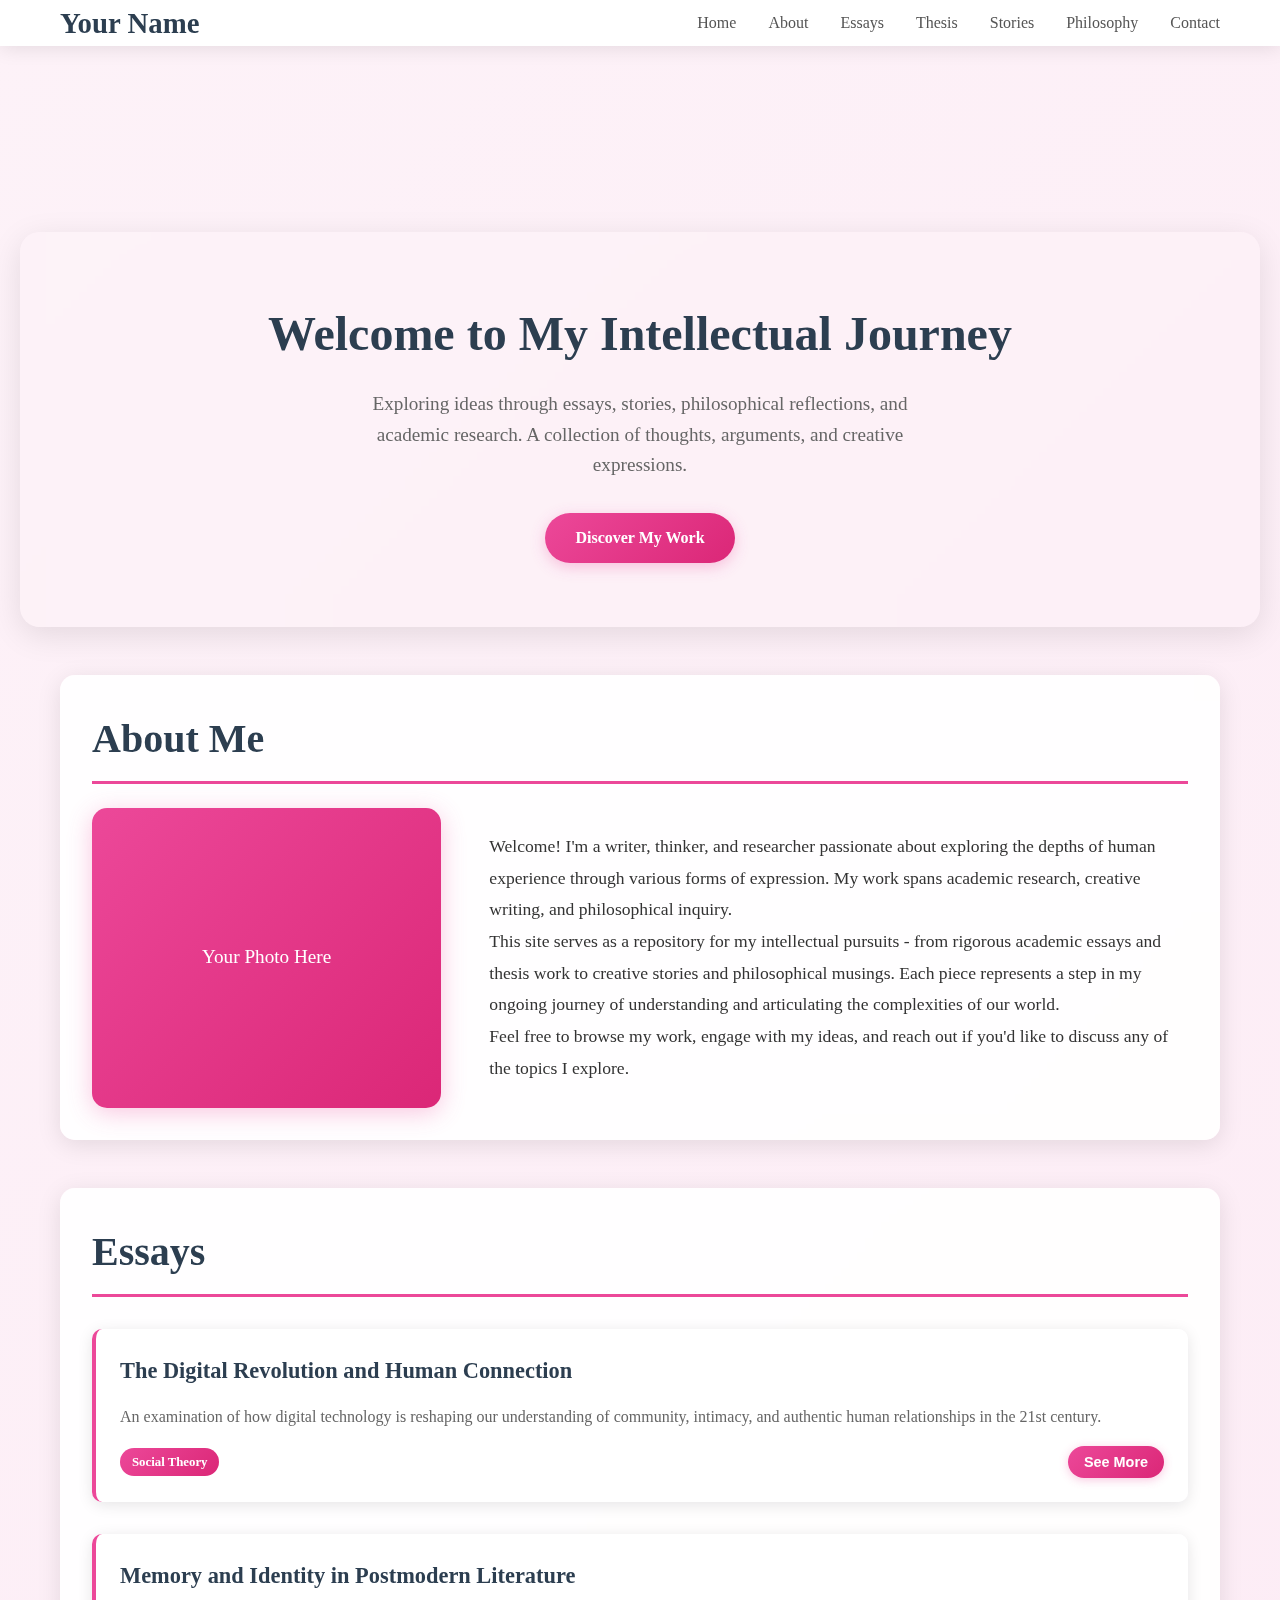
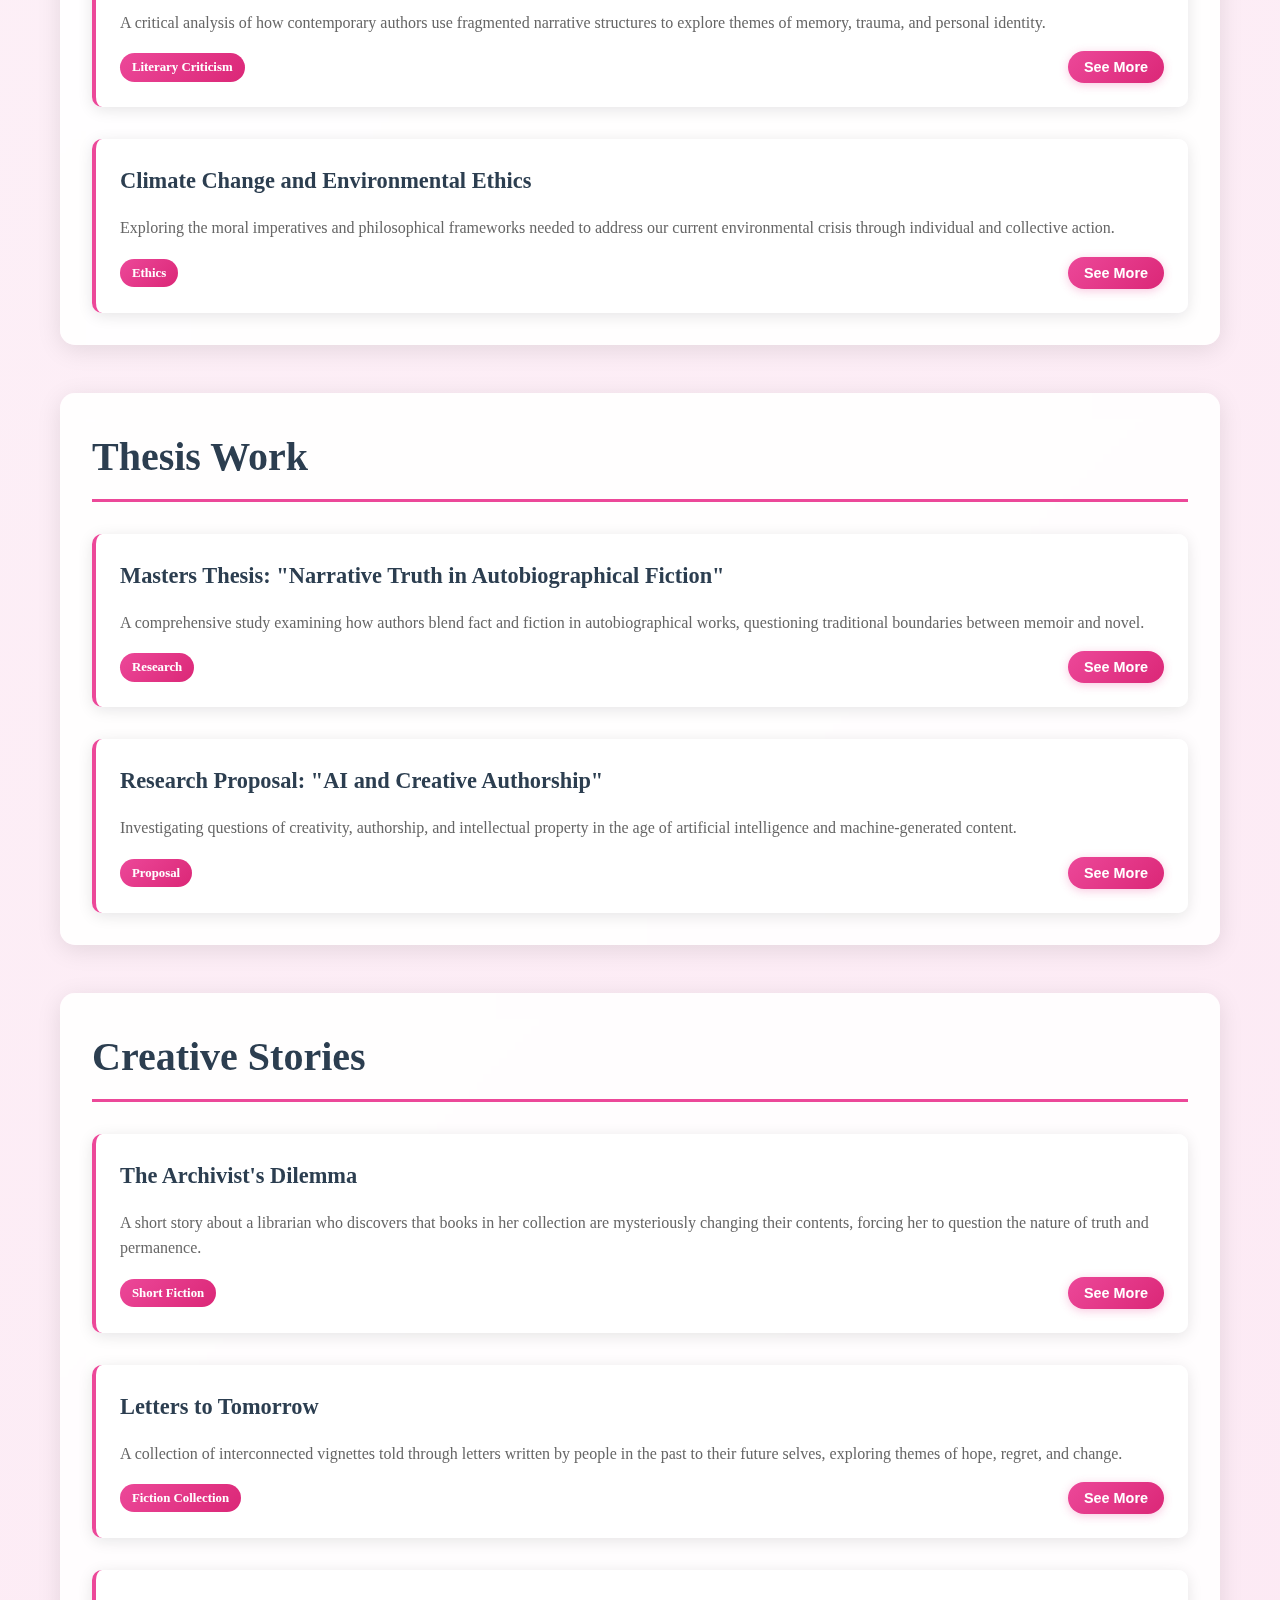
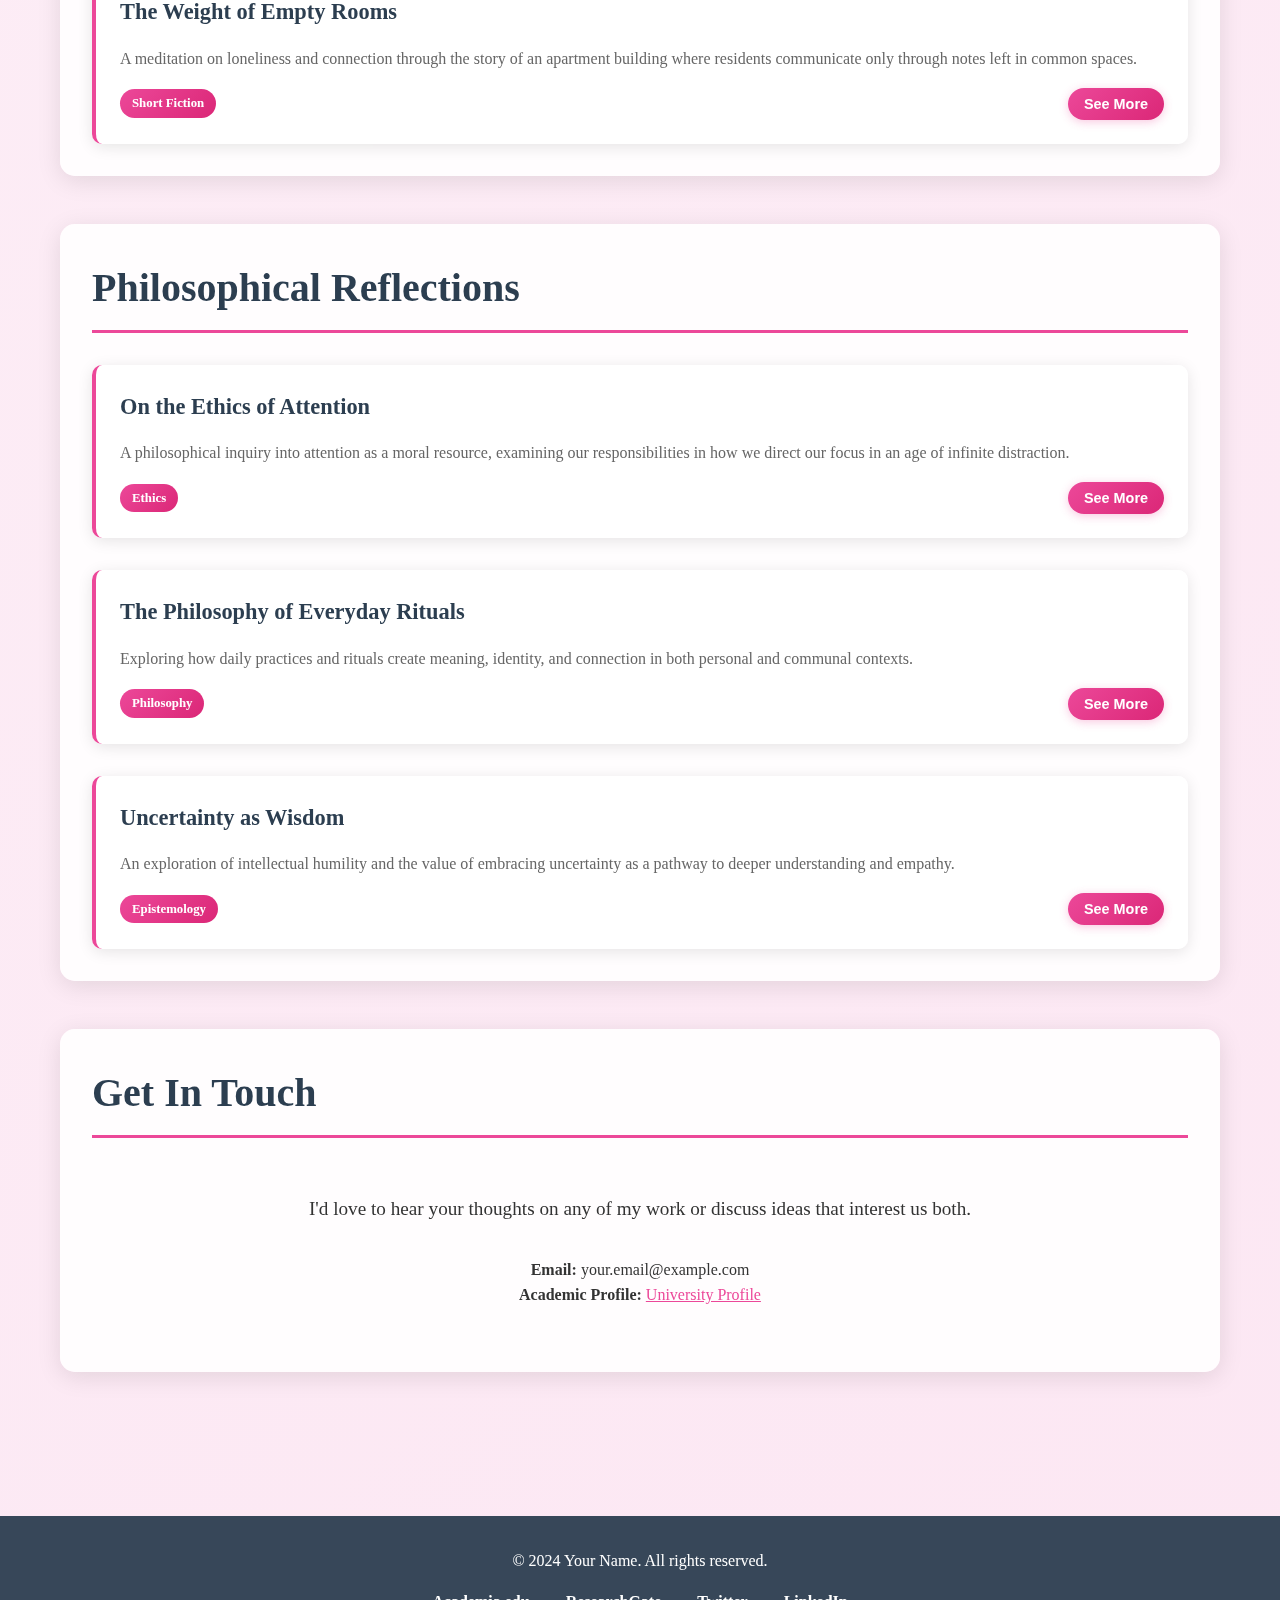
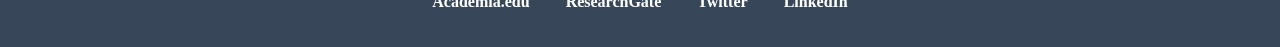
<file: personal_portfolio_site.html>
<!DOCTYPE html>
<html lang="en">
<head>
    <meta charset="UTF-8">
    <meta name="viewport" content="width=device-width, initial-scale=1.0">
    <title>Your Name - Portfolio</title>
    <style>
        * {
            margin: 0;
            padding: 0;
            box-sizing: border-box;
        }

        body {
            font-family: 'Georgia', serif;
            line-height: 1.6;
            color: #333;
            background: linear-gradient(135deg, #fdf2f8 0%, #fce7f3 100%);
            min-height: 100vh;
        }

        .container {
            max-width: 1200px;
            margin: 0 auto;
            padding: 0 20px;
        }

        /* Header */
        header {
            background: rgba(255, 255, 255, 0.95);
            backdrop-filter: blur(10px);
            box-shadow: 0 2px 20px rgba(0, 0, 0, 0.1);
            position: fixed;
            top: 0;
            width: 100%;
            z-index: 1000;
            transition: all 0.3s ease;
        }

        nav {
            display: flex;
            justify-content: space-between;
            align-items: center;
            padding: 1rem 0;
        }

        .logo {
            font-size: 1.8rem;
            font-weight: bold;
            color: #2c3e50;
            text-decoration: none;
            transition: color 0.3s ease;
        }

        .logo:hover {
            color: #ec4899;
        }

        .nav-links {
            display: flex;
            list-style: none;
            gap: 2rem;
        }

        .nav-links a {
            text-decoration: none;
            color: #555;
            font-weight: 500;
            transition: color 0.3s ease;
            position: relative;
        }

        .nav-links a:hover {
            color: #ec4899;
        }

        .nav-links a::after {
            content: '';
            position: absolute;
            bottom: -5px;
            left: 0;
            width: 0;
            height: 2px;
            background: #ec4899;
            transition: width 0.3s ease;
        }

        .nav-links a:hover::after {
            width: 100%;
        }

        /* Hero Section */
        .hero {
            margin-top: 80px;
            padding: 4rem 0;
            text-align: center;
            background: rgba(255, 255, 255, 0.1);
            backdrop-filter: blur(10px);
            border-radius: 20px;
            margin: 100px 20px 2rem;
            box-shadow: 0 8px 32px rgba(0, 0, 0, 0.1);
        }

        .hero h1 {
            font-size: 3rem;
            margin-bottom: 1rem;
            color: #2c3e50;
            animation: fadeInUp 1s ease;
        }

        .hero p {
            font-size: 1.2rem;
            color: #666;
            max-width: 600px;
            margin: 0 auto 2rem;
            animation: fadeInUp 1s ease 0.2s both;
        }

        .cta-button {
            display: inline-block;
            background: linear-gradient(135deg, #ec4899, #db2777);
            color: white;
            padding: 12px 30px;
            border-radius: 25px;
            text-decoration: none;
            font-weight: bold;
            transition: all 0.3s ease;
            animation: fadeInUp 1s ease 0.4s both;
            box-shadow: 0 4px 15px rgba(236, 72, 153, 0.3);
        }

        .cta-button:hover {
            transform: translateY(-2px);
            box-shadow: 0 6px 20px rgba(236, 72, 153, 0.4);
        }

        /* Main Content */
        main {
            padding: 2rem 0;
        }

        .section {
            margin: 3rem 0;
            padding: 2rem;
            background: rgba(255, 255, 255, 0.9);
            border-radius: 15px;
            box-shadow: 0 5px 25px rgba(0, 0, 0, 0.1);
            backdrop-filter: blur(10px);
        }

        .section h2 {
            font-size: 2.5rem;
            margin-bottom: 1.5rem;
            color: #2c3e50;
            border-bottom: 3px solid #ec4899;
            padding-bottom: 10px;
        }

        .section h2 a {
            color: inherit;
            text-decoration: none;
            transition: color 0.3s ease;
        }

        .section h2 a:hover {
            color: #ec4899;
        }

        .projects-grid {
            display: flex;
            flex-direction: column;
            gap: 2rem;
            margin-top: 2rem;
        }

        .project-card {
            background: rgba(255, 255, 255, 0.9);
            border-radius: 10px;
            padding: 1.5rem;
            box-shadow: 0 3px 15px rgba(0, 0, 0, 0.1);
            transition: all 0.3s ease;
            border-left: 4px solid #ec4899;
            max-width: 100%;
        }

        .project-card:hover {
            transform: translateY(-3px);
            box-shadow: 0 8px 25px rgba(0, 0, 0, 0.15);
        }

        .project-card h3 {
            margin-bottom: 1rem;
            font-size: 1.4rem;
        }

        .project-card h3 a {
            color: #2c3e50;
            text-decoration: none;
            transition: color 0.3s ease;
        }

        .project-card h3 a:hover {
            color: #ec4899;
        }

        .project-card p {
            color: #666;
            margin-bottom: 1rem;
            line-height: 1.6;
        }

        .project-preview {
            color: #555;
            font-style: italic;
            margin-bottom: 1rem;
            display: none;
            line-height: 1.7;
        }

        .project-full-text {
            color: #444;
            margin-bottom: 1rem;
            display: none;
            max-height: 300px;
            overflow-y: auto;
            padding: 1rem;
            background: rgba(236, 72, 153, 0.05);
            border-radius: 8px;
            border: 1px solid rgba(236, 72, 153, 0.1);
            line-height: 1.8;
        }

        .project-full-text::-webkit-scrollbar {
            width: 8px;
        }

        .project-full-text::-webkit-scrollbar-track {
            background: rgba(236, 72, 153, 0.1);
            border-radius: 4px;
        }

        .project-full-text::-webkit-scrollbar-thumb {
            background: rgba(236, 72, 153, 0.3);
            border-radius: 4px;
        }

        .project-full-text::-webkit-scrollbar-thumb:hover {
            background: rgba(236, 72, 153, 0.5);
        }

        .project-meta {
            display: flex;
            justify-content: space-between;
            align-items: center;
            margin-top: 1rem;
            font-size: 0.9rem;
            color: #888;
        }

        .project-tag {
            background: linear-gradient(135deg, #ec4899, #db2777);
            color: white;
            padding: 4px 12px;
            border-radius: 20px;
            font-size: 0.8rem;
            font-weight: bold;
        }

        .see-more-btn {
            background: linear-gradient(135deg, #ec4899, #db2777);
            color: white;
            border: none;
            padding: 8px 16px;
            border-radius: 20px;
            cursor: pointer;
            font-weight: bold;
            font-size: 0.9rem;
            transition: all 0.3s ease;
            box-shadow: 0 2px 10px rgba(236, 72, 153, 0.3);
        }

        .see-more-btn:hover {
            transform: translateY(-1px);
            box-shadow: 0 4px 15px rgba(236, 72, 153, 0.4);
        }

        /* About Section */
        .about-content {
            display: grid;
            grid-template-columns: 1fr 2fr;
            gap: 3rem;
            align-items: center;
        }

        .about-text {
            font-size: 1.1rem;
            line-height: 1.8;
        }

        .profile-placeholder {
            background: linear-gradient(135deg, #ec4899, #db2777);
            height: 300px;
            border-radius: 15px;
            display: flex;
            align-items: center;
            justify-content: center;
            color: white;
            font-size: 1.2rem;
            box-shadow: 0 5px 25px rgba(236, 72, 153, 0.3);
        }

        /* Individual Page Styles */
        .page-container {
            display: none;
            margin-top: 100px;
            padding: 2rem 0;
        }

        .page-container.active {
            display: block;
        }

        .page-header {
            text-align: center;
            margin-bottom: 3rem;
            padding: 2rem;
            background: rgba(255, 255, 255, 0.9);
            border-radius: 15px;
            box-shadow: 0 5px 25px rgba(0, 0, 0, 0.1);
        }

        .page-header h1 {
            font-size: 3rem;
            color: #2c3e50;
            margin-bottom: 1rem;
        }

        .page-header p {
            font-size: 1.2rem;
            color: #666;
            max-width: 600px;
            margin: 0 auto;
        }

        .individual-post {
            margin: 2rem 0;
            padding: 2rem;
            background: rgba(255, 255, 255, 0.9);
            border-radius: 15px;
            box-shadow: 0 5px 25px rgba(0, 0, 0, 0.1);
            border-left: 4px solid #ec4899;
        }

        .individual-post h2 {
            color: #2c3e50;
            margin-bottom: 1rem;
            font-size: 1.8rem;
        }

        .individual-post .meta {
            color: #888;
            margin-bottom: 1.5rem;
            font-style: italic;
        }

        .individual-post .content {
            line-height: 1.8;
            color: #444;
        }

        .individual-post .content p {
            margin-bottom: 1.5rem;
        }

        .back-button {
            display: inline-block;
            margin-bottom: 2rem;
            padding: 10px 20px;
            background: linear-gradient(135deg, #ec4899, #db2777);
            color: white;
            text-decoration: none;
            border-radius: 25px;
            font-weight: bold;
            transition: all 0.3s ease;
            box-shadow: 0 2px 10px rgba(236, 72, 153, 0.3);
        }

        .back-button:hover {
            transform: translateY(-1px);
            box-shadow: 0 4px 15px rgba(236, 72, 153, 0.4);
        }

        /* Footer */
        footer {
            background: rgba(44, 62, 80, 0.95);
            color: white;
            text-align: center;
            padding: 2rem 0;
            margin-top: 4rem;
            backdrop-filter: blur(10px);
        }

        .social-links {
            margin-top: 1rem;
        }

        .social-links a {
            color: white;
            text-decoration: none;
            margin: 0 1rem;
            font-weight: bold;
            transition: color 0.3s ease;
        }

        .social-links a:hover {
            color: #ec4899;
        }

        /* Animations */
        @keyframes fadeInUp {
            from {
                opacity: 0;
                transform: translateY(30px);
            }
            to {
                opacity: 1;
                transform: translateY(0);
            }
        }

        /* Mobile Responsive */
        @media (max-width: 768px) {
            .nav-links {
                flex-direction: column;
                gap: 1rem;
            }

            .hero h1 {
                font-size: 2rem;
            }

            .hero p {
                font-size: 1rem;
            }

            .about-content {
                grid-template-columns: 1fr;
            }

            .page-header h1 {
                font-size: 2rem;
            }
        }
    </style>
</head>
<body>
    <header>
        <nav class="container">
            <a href="#" class="logo" onclick="showPage('home')">Your Name</a>
            <ul class="nav-links">
                <li><a href="#" onclick="showPage('home')">Home</a></li>
                <li><a href="#" onclick="showPage('about')">About</a></li>
                <li><a href="#" onclick="showPage('essays')">Essays</a></li>
                <li><a href="#" onclick="showPage('thesis')">Thesis</a></li>
                <li><a href="#" onclick="showPage('stories')">Stories</a></li>
                <li><a href="#" onclick="showPage('philosophy')">Philosophy</a></li>
                <li><a href="#" onclick="showPage('contact')">Contact</a></li>
            </ul>
        </nav>
    </header>

    <!-- HOME PAGE -->
    <div id="home-page" class="page-container active">
        <section class="hero">
            <div class="container">
                <h1>Welcome to My Intellectual Journey</h1>
                <p>Exploring ideas through essays, stories, philosophical reflections, and academic research. A collection of thoughts, arguments, and creative expressions.</p>
                <a href="#" onclick="showPage('about')" class="cta-button">Discover My Work</a>
            </div>
        </section>

        <main class="container">
            <section class="section">
                <h2><a href="#" onclick="showPage('about')">About Me</a></h2>
                <div class="about-content">
                    <div class="profile-placeholder">
                        Your Photo Here
                    </div>
                    <div class="about-text">
                        <p>Welcome! I'm a writer, thinker, and researcher passionate about exploring the depths of human experience through various forms of expression. My work spans academic research, creative writing, and philosophical inquiry.</p>
                        
                        <p>This site serves as a repository for my intellectual pursuits - from rigorous academic essays and thesis work to creative stories and philosophical musings. Each piece represents a step in my ongoing journey of understanding and articulating the complexities of our world.</p>
                        
                        <p>Feel free to browse my work, engage with my ideas, and reach out if you'd like to discuss any of the topics I explore.</p>
                    </div>
                </div>
            </section>

            <section class="section">
                <h2><a href="#" onclick="showPage('essays')">Essays</a></h2>
                <div class="projects-grid">
                    <div class="project-card">
                        <h3><a href="#" onclick="showPost('essays', 'digital-revolution')">The Digital Revolution and Human Connection</a></h3>
                        <p>An examination of how digital technology is reshaping our understanding of community, intimacy, and authentic human relationships in the 21st century.</p>
                        <div class="project-preview">
                            In our hyperconnected age, we find ourselves paradoxically more isolated than ever before. This essay explores the fundamental tension between digital connectivity and authentic human relationships, examining how social media platforms, dating apps, and virtual communities are redefining what it means to truly "connect" with another person...
                        </div>
                        <div class="project-meta">
                            <span class="project-tag">Social Theory</span>
                            <button class="see-more-btn" onclick="toggleContent(this)">See More</button>
                        </div>
                    </div>
                    
                    <div class="project-card">
                        <h3><a href="#" onclick="showPost('essays', 'memory-identity')">Memory and Identity in Postmodern Literature</a></h3>
                        <p>A critical analysis of how contemporary authors use fragmented narrative structures to explore themes of memory, trauma, and personal identity.</p>
                        <div class="project-preview">
                            Postmodern literature has fundamentally challenged traditional notions of linear narrative and coherent identity. This analysis examines how authors like Jennifer Egan, Kazuo Ishiguro, and Toni Morrison employ fragmented storytelling techniques to mirror the fractured nature of human memory and the constructed nature of personal identity...
                        </div>
                        <div class="project-meta">
                            <span class="project-tag">Literary Criticism</span>
                            <button class="see-more-btn" onclick="toggleContent(this)">See More</button>
                        </div>
                    </div>
                    
                    <div class="project-card">
                        <h3><a href="#" onclick="showPost('essays', 'climate-ethics')">Climate Change and Environmental Ethics</a></h3>
                        <p>Exploring the moral imperatives and philosophical frameworks needed to address our current environmental crisis through individual and collective action.</p>
                        <div class="project-preview">
                            The climate crisis presents perhaps the greatest ethical challenge of our time, forcing us to reconsider fundamental assumptions about human responsibility, intergenerational justice, and our relationship with the natural world. This essay examines competing ethical frameworks for environmental action...
                        </div>
                        <div class="project-meta">
                            <span class="project-tag">Ethics</span>
                            <button class="see-more-btn" onclick="toggleContent(this)">See More</button>
                        </div>
                    </div>
                </div>
            </section>

            <section class="section">
                <h2><a href="#" onclick="showPage('thesis')">Thesis Work</a></h2>
                <div class="projects-grid">
                    <div class="project-card">
                        <h3><a href="#" onclick="showPost('thesis', 'narrative-truth')">Masters Thesis: "Narrative Truth in Autobiographical Fiction"</a></h3>
                        <p>A comprehensive study examining how authors blend fact and fiction in autobiographical works, questioning traditional boundaries between memoir and novel.</p>
                        <div class="project-preview">
                            This thesis investigates the complex relationship between truth and narrative in contemporary autobiographical fiction, examining works by authors such as Karl Ove Knausgård, Rachel Cusk, and Ben Lerner who deliberately blur the boundaries between memoir and novel...
                        </div>
                        <div class="project-meta">
                            <span class="project-tag">Research</span>
                            <button class="see-more-btn" onclick="toggleContent(this)">See More</button>
                        </div>
                    </div>
                    
                    <div class="project-card">
                        <h3><a href="#" onclick="showPost('thesis', 'ai-authorship')">Research Proposal: "AI and Creative Authorship"</a></h3>
                        <p>Investigating questions of creativity, authorship, and intellectual property in the age of artificial intelligence and machine-generated content.</p>
                        <div class="project-preview">
                            As artificial intelligence systems become increasingly capable of generating human-like text, images, and other creative works, fundamental questions arise about the nature of creativity, authorship, and artistic value. This proposed research project would examine these questions through interdisciplinary analysis...
                        </div>
                        <div class="project-meta">
                            <span class="project-tag">Proposal</span>
                            <button class="see-more-btn" onclick="toggleContent(this)">See More</button>
                        </div>
                    </div>
                </div>
            </section>

            <section class="section">
                <h2><a href="#" onclick="showPage('stories')">Creative Stories</a></h2>
                <div class="projects-grid">
                    <div class="project-card">
                        <h3><a href="#" onclick="showPost('stories', 'archivists-dilemma')">The Archivist's Dilemma</a></h3>
                        <p>A short story about a librarian who discovers that books in her collection are mysteriously changing their contents, forcing her to question the nature of truth and permanence.</p>
                        <div class="project-preview">
                            Margaret had been the head librarian at the Whitmore Public Library for thirty-seven years, and in all that time, she had never encountered a problem that couldn't be solved with proper cataloging and meticulous attention to detail. That changed on a Tuesday morning in October when she discovered that page 247 of "The Great Gatsby" no longer contained the famous green light passage...
                        </div>
                        <div class="project-meta">
                            <span class="project-tag">Short Fiction</span>
                            <button class="see-more-btn" onclick="toggleContent(this)">See More</button>
                        </div>
                    </div>
                    
                    <div class="project-card">
                        <h3><a href="#" onclick="showPost('stories', 'letters-tomorrow')">Letters to Tomorrow</a></h3>
                        <p>A collection of interconnected vignettes told through letters written by people in the past to their future selves, exploring themes of hope, regret, and change.</p>
                        <div class="project-preview">
                            The collection opens with Sarah, age sixteen, writing to herself at thirty: "Dear Future Sarah, I hope you remember what it feels like to believe that anything is possible. I hope you haven't forgotten how the air smells after rain, or how it feels to stay up all night talking about books with someone who really understands..."
                        </div>
                        <div class="project-meta">
                            <span class="project-tag">Fiction Collection</span>
                            <button class="see-more-btn" onclick="toggleContent(this)">See More</button>
                        </div>
                    </div>
                    
                    <div class="project-card">
                        <h3><a href="#" onclick="showPost('stories', 'empty-rooms')">The Weight of Empty Rooms</a></h3>
                        <p>A meditation on loneliness and connection through the story of an apartment building where residents communicate only through notes left in common spaces.</p>
                        <div class="project-preview">
                            Apartment 3B had been empty for six months when the first note appeared in the laundry room: "To whoever keeps leaving their clothes in the washer overnight—we all have schedules to keep. Please be considerate. -Management." But there was no management. The building had been self-managed since Mr. Chen, the superintendent, had passed away the previous spring...
                        </div>
                        <div class="project-meta">
                            <span class="project-tag">Short Fiction</span>
                            <button class="see-more-btn" onclick="toggleContent(this)">See More</button>
                        </div>
                    </div>
                </div>
            </section>

            <section class="section">
                <h2><a href="#" onclick="showPage('philosophy')">Philosophical Reflections</a></h2>
                <div class="projects-grid">
                    <div class="project-card">
                        <h3><a href="#" onclick="showPost('philosophy', 'ethics-attention')">On the Ethics of Attention</a></h3>
                        <p>A philosophical inquiry into attention as a moral resource, examining our responsibilities in how we direct our focus in an age of infinite distraction.</p>
                        <div class="project-preview">
                            In our hyperconnected age, attention has become perhaps our scarcest and most valuable resource. Yet we rarely consider the ethical dimensions of how we allocate this finite capacity. This reflection argues that attention is not merely a cognitive process but a moral practice that shapes both our character and our relationships with others...
                        </div>
                        <div class="project-meta">
                            <span class="project-tag">Ethics</span>
                            <button class="see-more-btn" onclick="toggleContent(this)">See More</button>
                        </div>
                    </div>
                    
                    <div class="project-card">
                        <h3><a href="#" onclick="showPost('philosophy', 'everyday-rituals')">The Philosophy of Everyday Rituals</a></h3>
                        <p>Exploring how daily practices and rituals create meaning, identity, and connection in both personal and communal contexts.</p>
                        <div class="project-preview">
                            The morning coffee, the bedtime story, the weekly phone call to parents—our lives are structured by countless small rituals that we perform with minimal conscious reflection. Yet these seemingly mundane practices serve profound philosophical functions, creating continuity of identity, connecting us to communities, and anchoring meaning in the flow of time...
                        </div>
                        <div class="project-meta">
                            <span class="project-tag">Philosophy</span>
                            <button class="see-more-btn" onclick="toggleContent(this)">See More</button>
                        </div>
                    </div>
                    
                    <div class="project-card">
                        <h3><a href="#" onclick="showPost('philosophy', 'uncertainty-wisdom')">Uncertainty as Wisdom</a></h3>
                        <p>An exploration of intellectual humility and the value of embracing uncertainty as a pathway to deeper understanding and empathy.</p>
                        <div class="project-preview">
                            In an age of information abundance and polarized certainties, intellectual humility has become a radical position. This reflection argues that acknowledging the limits of our knowledge is not a weakness but the beginning of wisdom, and that uncertainty can be a source of empathy, creativity, and ethical growth...
                        </div>
                        <div class="project-meta">
                            <span class="project-tag">Epistemology</span>
                            <button class="see-more-btn" onclick="toggleContent(this)">See More</button>
                        </div>
                    </div>
                </div>
            </section>

            <section class="section">
                <h2><a href="#" onclick="showPage('contact')">Get In Touch</a></h2>
                <div style="text-align: center; padding: 2rem;">
                    <p style="font-size: 1.2rem; margin-bottom: 2rem;">I'd love to hear your thoughts on any of my work or discuss ideas that interest us both.</p>
                    <p><strong>Email:</strong> your.email@example.com</p>
                    <p><strong>Academic Profile:</strong> <a href="#" style="color: #ec4899;">University Profile</a></p>
                </div>
            </section>
        </main>
    </div>

    <!-- ABOUT PAGE -->
    <div id="about-page" class="page-container">
        <div class="container">
            <a href="#" onclick="showPage('home')" class="back-button">← Back to Home</a>
            <div class="page-header">
                <h1>About Me</h1>
                <p>Learn more about my background, interests, and intellectual journey</p>
            </div>
            
            <div class="individual-post">
                <div class="about-content">
                    <div class="profile-placeholder">
                        Your Photo Here
                    </div>
                    <div class="about-text">
                        <p>Welcome! I'm a writer, thinker, and researcher passionate about exploring the depths of human experience through various forms of expression. My work spans academic research, creative writing, and philosophical inquiry.</p>
                        
                        <p>This site serves as a repository for my intellectual pursuits - from rigorous academic essays and thesis work to creative stories and philosophical musings. Each piece represents a step in my ongoing journey of understanding and articulating the complexities of our world.</p>
                        
                        <p>My academic background includes [Your Education Here], and I'm currently [Your Current Position/Studies]. My research interests center around [Your Research Interests], while my creative work explores themes of [Your Creative Themes].</p>
                        
                        <p>When I'm not writing or researching, I enjoy [Your Interests/Hobbies]. I believe that the best intellectual work emerges from a life fully lived, with curiosity about everything from [Specific Examples of Your Interests].</p>
                        
                        <p>Feel free to browse my work, engage with my ideas, and reach out if you'd like to discuss any of the topics I explore. I'm always interested in thoughtful conversations about literature, philosophy, culture, and the human condition.</p>
                    </div>
                </div>
            </div>
        </div>
    </div>

    <!-- ESSAYS PAGE -->
    <div id="essays-page" class="page-container">
        <div class="container">
            <a href="#" onclick="showPage('home')" class="back-button">← Back to Home</a>
            <div class="page-header">
                <h1>Essays</h1>
                <p>Academic and personal essays exploring contemporary issues, literature, and culture</p>
            </div>
            
            <div class="projects-grid">
                <div class="project-card">
                    <h3><a href="#" onclick="showPost('essays', 'digital-revolution')">The Digital Revolution and Human Connection</a></h3>
                    <p>An examination of how digital technology is reshaping our understanding of community, intimacy, and authentic human relationships in the 21st century.</p>
                    <div class="project-preview">
                        In our hyperconnected age, we find ourselves paradoxically more isolated than ever before. This essay explores the fundamental tension between digital connectivity and authentic human relationships, examining how social media platforms, dating apps, and virtual communities are redefining what it means to truly "connect" with another person...
                    </div>
                    <div class="project-meta">
                        <span class="project-tag">Social Theory</span>
                        <button class="see-more-btn" onclick="toggleContent(this)">See More</button>
                    </div>
                </div>
                
                <div class="project-card">
                    <h3><a href="#" onclick="showPost('essays', 'memory-identity')">Memory and Identity in Postmodern Literature</a></h3>
                    <p>A critical analysis of how contemporary authors use fragmented narrative structures to explore themes of memory, trauma, and personal identity.</p>
                    <div class="project-preview">
                        Postmodern literature has fundamentally challenged traditional notions of linear narrative and coherent identity. This analysis examines how authors like Jennifer Egan, Kazuo Ishiguro, and Toni Morrison employ fragmented storytelling techniques to mirror the fractured nature of human memory and the constructed nature of personal identity...
                    </div>
                    <div class="project-meta">
                        <span class="project-tag">Literary Criticism</span>
                        <button class="see-more-btn" onclick="toggleContent(this)">See More</button>
                    </div>
                </div>
                
                <div class="project-card">
                    <h3><a href="#" onclick="showPost('essays', 'climate-ethics')">Climate Change and Environmental Ethics</a></h3>
                    <p>Exploring the moral imperatives and philosophical frameworks needed to address our current environmental crisis through individual and collective action.</p>
                    <div class="project-preview">
                        The climate crisis presents perhaps the greatest ethical challenge of our time, forcing us to reconsider fundamental assumptions about human responsibility, intergenerational justice, and our relationship with the natural world. This essay examines competing ethical frameworks for environmental action...
                    </div>
                    <div class="project-meta">
                        <span class="project-tag">Ethics</span>
                        <button class="see-more-btn" onclick="toggleContent(this)">See More</button>
                    </div>
                </div>
            </div>
        </div>
    </div>

    <!-- THESIS PAGE -->
    <div id="thesis-page" class="page-container">
        <div class="container">
            <a href="#" onclick="showPage('home')" class="back-button">← Back to Home</a>
            <div class="page-header">
                <h1>Thesis Work</h1>
                <p>Academic research projects, proposals, and scholarly investigations</p>
            </div>
            
            <div class="projects-grid">
                <div class="project-card">
                    <h3><a href="#" onclick="showPost('thesis', 'narrative-truth')">Masters Thesis: "Narrative Truth in Autobiographical Fiction"</a></h3>
                    <p>A comprehensive study examining how authors blend fact and fiction in autobiographical works, questioning traditional boundaries between memoir and novel.</p>
                    <div class="project-preview">
                        This thesis investigates the complex relationship between truth and narrative in contemporary autobiographical fiction, examining works by authors such as Karl Ove Knausgård, Rachel Cusk, and Ben Lerner who deliberately blur the boundaries between memoir and novel...
                    </div>
                    <div class="project-meta">
                        <span class="project-tag">Research</span>
                        <button class="see-more-btn" onclick="toggleContent(this)">See More</button>
                    </div>
                </div>
                
                <div class="project-card">
                    <h3><a href="#" onclick="showPost('thesis', 'ai-authorship')">Research Proposal: "AI and Creative Authorship"</a></h3>
                    <p>Investigating questions of creativity, authorship, and intellectual property in the age of artificial intelligence and machine-generated content.</p>
                    <div class="project-preview">
                        As artificial intelligence systems become increasingly capable of generating human-like text, images, and other creative works, fundamental questions arise about the nature of creativity, authorship, and artistic value. This proposed research project would examine these questions through interdisciplinary analysis...
                    </div>
                    <div class="project-meta">
                        <span class="project-tag">Proposal</span>
                        <button class="see-more-btn" onclick="toggleContent(this)">See More</button>
                    </div>
                </div>
            </div>
        </div>
    </div>

    <!-- STORIES PAGE -->
    <div id="stories-page" class="page-container">
        <div class="container">
            <a href="#" onclick="showPage('home')" class="back-button">← Back to Home</a>
            <div class="page-header">
                <h1>Creative Stories</h1>
                <p>Original fiction exploring themes of human connection, identity, and the search for meaning</p>
            </div>
            
            <div class="projects-grid">
                <div class="project-card">
                    <h3><a href="#" onclick="showPost('stories', 'archivists-dilemma')">The Archivist's Dilemma</a></h3>
                    <p>A short story about a librarian who discovers that books in her collection are mysteriously changing their contents, forcing her to question the nature of truth and permanence.</p>
                    <div class="project-preview">
                        Margaret had been the head librarian at the Whitmore Public Library for thirty-seven years, and in all that time, she had never encountered a problem that couldn't be solved with proper cataloging and meticulous attention to detail. That changed on a Tuesday morning in October when she discovered that page 247 of "The Great Gatsby" no longer contained the famous green light passage...
                    </div>
                    <div class="project-meta">
                        <span class="project-tag">Short Fiction</span>
                        <button class="see-more-btn" onclick="toggleContent(this)">See More</button>
                    </div>
                </div>
                
                <div class="project-card">
                    <h3><a href="#" onclick="showPost('stories', 'letters-tomorrow')">Letters to Tomorrow</a></h3>
                    <p>A collection of interconnected vignettes told through letters written by people in the past to their future selves, exploring themes of hope, regret, and change.</p>
                    <div class="project-preview">
                        The collection opens with Sarah, age sixteen, writing to herself at thirty: "Dear Future Sarah, I hope you remember what it feels like to believe that anything is possible. I hope you haven't forgotten how the air smells after rain, or how it feels to stay up all night talking about books with someone who really understands..."
                    </div>
                    <div class="project-meta">
                        <span class="project-tag">Fiction Collection</span>
                        <button class="see-more-btn" onclick="toggleContent(this)">See More</button>
                    </div>
                </div>
                
                <div class="project-card">
                    <h3><a href="#" onclick="showPost('stories', 'empty-rooms')">The Weight of Empty Rooms</a></h3>
                    <p>A meditation on loneliness and connection through the story of an apartment building where residents communicate only through notes left in common spaces.</p>
                    <div class="project-preview">
                        Apartment 3B had been empty for six months when the first note appeared in the laundry room: "To whoever keeps leaving their clothes in the washer overnight—we all have schedules to keep. Please be considerate. -Management." But there was no management. The building had been self-managed since Mr. Chen, the superintendent, had passed away the previous spring...
                    </div>
                    <div class="project-meta">
                        <span class="project-tag">Short Fiction</span>
                        <button class="see-more-btn" onclick="toggleContent(this)">See More</button>
                    </div>
                </div>
            </div>
        </div>
    </div>

    <!-- PHILOSOPHY PAGE -->
    <div id="philosophy-page" class="page-container">
        <div class="container">
            <a href="#" onclick="showPage('home')" class="back-button">← Back to Home</a>
            <div class="page-header">
                <h1>Philosophical Reflections</h1>
                <p>Contemplations on ethics, consciousness, meaning, and the human condition</p>
            </div>
            
            <div class="projects-grid">
                <div class="project-card">
                    <h3><a href="#" onclick="showPost('philosophy', 'ethics-attention')">On the Ethics of Attention</a></h3>
                    <p>A philosophical inquiry into attention as a moral resource, examining our responsibilities in how we direct our focus in an age of infinite distraction.</p>
                    <div class="project-preview">
                        In our hyperconnected age, attention has become perhaps our scarcest and most valuable resource. Yet we rarely consider the ethical dimensions of how we allocate this finite capacity. This reflection argues that attention is not merely a cognitive process but a moral practice that shapes both our character and our relationships with others...
                    </div>
                    <div class="project-meta">
                        <span class="project-tag">Ethics</span>
                        <button class="see-more-btn" onclick="toggleContent(this)">See More</button>
                    </div>
                </div>
                
                <div class="project-card">
                    <h3><a href="#" onclick="showPost('philosophy', 'everyday-rituals')">The Philosophy of Everyday Rituals</a></h3>
                    <p>Exploring how daily practices and rituals create meaning, identity, and connection in both personal and communal contexts.</p>
                    <div class="project-preview">
                        The morning coffee, the bedtime story, the weekly phone call to parents—our lives are structured by countless small rituals that we perform with minimal conscious reflection. Yet these seemingly mundane practices serve profound philosophical functions, creating continuity of identity, connecting us to communities, and anchoring meaning in the flow of time...
                    </div>
                    <div class="project-meta">
                        <span class="project-tag">Philosophy</span>
                        <button class="see-more-btn" onclick="toggleContent(this)">See More</button>
                    </div>
                </div>
                
                <div class="project-card">
                    <h3><a href="#" onclick="showPost('philosophy', 'uncertainty-wisdom')">Uncertainty as Wisdom</a></h3>
                    <p>An exploration of intellectual humility and the value of embracing uncertainty as a pathway to deeper understanding and empathy.</p>
                    <div class="project-preview">
                        In an age of information abundance and polarized certainties, intellectual humility has become a radical position. This reflection argues that acknowledging the limits of our knowledge is not a weakness but the beginning of wisdom, and that uncertainty can be a source of empathy, creativity, and ethical growth...
                    </div>
                    <div class="project-meta">
                        <span class="project-tag">Epistemology</span>
                        <button class="see-more-btn" onclick="toggleContent(this)">See More</button>
                    </div>
                </div>
            </div>
        </div>
    </div>

    <!-- CONTACT PAGE -->
    <div id="contact-page" class="page-container">
        <div class="container">
            <a href="#" onclick="showPage('home')" class="back-button">← Back to Home</a>
            <div class="page-header">
                <h1>Get In Touch</h1>
                <p>I'd love to hear your thoughts and engage in meaningful conversations</p>
            </div>
            
            <div class="individual-post">
                <div style="text-align: center; padding: 2rem;">
                    <h2 style="margin-bottom: 2rem; color: #2c3e50;">Contact Information</h2>
                    <p style="font-size: 1.2rem; margin-bottom: 2rem;">I'd love to hear your thoughts on any of my work or discuss ideas that interest us both. Whether you're interested in collaborative projects, academic discussions, or simply want to share your perspective on the topics I explore, I welcome thoughtful engagement.</p>
                    
                    <div style="margin: 2rem 0; padding: 1.5rem; background: rgba(236, 72, 153, 0.05); border-radius: 10px;">
                        <p style="margin-bottom: 1rem;"><strong>Email:</strong> your.email@example.com</p>
                        <p style="margin-bottom: 1rem;"><strong>Academic Profile:</strong> <a href="#" style="color: #ec4899; text-decoration: none;">University Profile</a></p>
                        <p style="margin-bottom: 1rem;"><strong>Research Gate:</strong> <a href="#" style="color: #ec4899; text-decoration: none;">ResearchGate Profile</a></p>
                        <p><strong>Academia.edu:</strong> <a href="#" style="color: #ec4899; text-decoration: none;">Academia Profile</a></p>
                    </div>
                    
                    <p style="font-size: 1.1rem; color: #666; margin-top: 2rem;">I typically respond to emails within 2-3 days. For academic collaborations or media inquiries, please include relevant details about your project or publication in your initial message.</p>
                </div>
            </div>
        </div>
    </div>

    <!-- INDIVIDUAL POST PAGES -->
    <div id="post-page" class="page-container">
        <div class="container">
            <a href="#" id="post-back-button" class="back-button">← Back to Section</a>
            <div class="individual-post" id="post-content">
                <!-- Individual post content will be loaded here -->
            </div>
        </div>
    </div>

    <footer>
        <div class="container">
            <p>&copy; 2024 Your Name. All rights reserved.</p>
            <div class="social-links">
                <a href="#">Academia.edu</a>
                <a href="#">ResearchGate</a>
                <a href="#">Twitter</a>
                <a href="#">LinkedIn</a>
            </div>
        </div>
    </footer>

    <script>
        // Page navigation
        function showPage(pageId) {
            // Hide all pages
            const pages = document.querySelectorAll('.page-container');
            pages.forEach(page => page.classList.remove('active'));
            
            // Show selected page
            const targetPage = document.getElementById(pageId + '-page');
            if (targetPage) {
                targetPage.classList.add('active');
            }
            
            // Scroll to top
            window.scrollTo(0, 0);
        }

        // Individual post content
        const postContent = {
            'essays': {
                'digital-revolution': {
                    title: 'The Digital Revolution and Human Connection',
                    meta: 'Published in Contemporary Social Theory Review, 2024',
                    content: `
                        <p>In our hyperconnected age, we find ourselves paradoxically more isolated than ever before. This essay explores the fundamental tension between digital connectivity and authentic human relationships, examining how social media platforms, dating apps, and virtual communities are redefining what it means to truly "connect" with another person.</p>
                        
                        <p>The rise of digital communication has fundamentally altered the landscape of human interaction. Where once we relied on face-to-face encounters, phone calls, and handwritten letters to maintain relationships, we now navigate a complex web of likes, shares, comments, and instant messages. Each medium carries its own implicit rules and expectations, creating new forms of social anxiety and relationship dynamics.</p>
                        
                        <p>Consider the phenomenon of "digital intimacy" - the way couples share their daily lives through constant texting, photo sharing, and video calls. While this creates an unprecedented level of connection and accessibility, it also raises questions about privacy, authenticity, and the nature of intimate space. Are we more connected to our partners, or are we simply more surveilled?</p>
                        
                        <p>The essay further examines how social media platforms commodify human relationships, turning friendship and romantic connection into metrics and algorithms. The "attention economy" transforms our social lives into a competition for likes, views, and engagement, potentially undermining the intrinsic value of genuine human connection.</p>
                        
                        <p>Yet this technological revolution also offers unprecedented opportunities for connection across geographical and cultural boundaries. Online communities provide support networks for marginalized groups, long-distance relationships maintain intimacy through digital tools, and virtual spaces create new possibilities for creative collaboration and shared experience.</p>
                        
                        <p>The conclusion argues for a more mindful approach to digital communication - one that harnesses the connective power of technology while preserving the irreplaceable elements of human presence, vulnerability, and authentic encounter.</p>
                    `
                },
                'memory-identity': {
                    title: 'Memory and Identity in Postmodern Literature',
                    meta: 'Presented at the Modern Literature Association Conference, 2024',
                    content: `
                        <p>Postmodern literature has fundamentally challenged traditional notions of linear narrative and coherent identity. This analysis examines how authors like Jennifer Egan, Kazuo Ishiguro, and Toni Morrison employ fragmented storytelling techniques to mirror the fractured nature of human memory and the constructed nature of personal identity.</p>
                        
                        <p>The traditional bildungsroman assumed a stable, developing self moving through time toward greater self-knowledge and maturity. Postmodern authors reject this model, instead presenting characters whose identities shift, fragment, and reconstruct themselves in response to trauma, cultural displacement, and the unreliability of memory itself.</p>
                        
                        <p>Jennifer Egan's "A Visit from the Goon Squad" exemplifies this approach through its non-linear structure, jumping between characters and time periods to create a mosaic of interconnected lives. The novel suggests that identity is not a fixed entity but rather a series of moments and relationships that gain meaning only in retrospect.</p>
                        
                        <p>Kazuo Ishiguro's "Never Let Me Go" uses the unreliable narrator technique to explore how individuals construct meaning from incomplete information about their own lives. The protagonist Kathy's gradual revelation of her true circumstances mirrors the way we all piece together our identities from fragments of memory, social conditioning, and selective forgetting.</p>
                        
                        <p>Toni Morrison's "Beloved" demonstrates how historical trauma fractures both individual and collective memory. The novel's non-linear structure reflects the way traumatic memories resist chronological ordering, surfacing unexpectedly and demanding to be witnessed and processed.</p>
                        
                        <p>These authors suggest that identity is not discovered but actively constructed through the stories we tell about ourselves. The fragmented narrative structure becomes a formal expression of this understanding, challenging readers to actively participate in creating meaning from textual fragments.</p>
                        
                        <p>The implications extend beyond literature to our understanding of selfhood in the contemporary world, where digital technologies create new forms of fragmented identity and social media platforms encourage the curation of multiple, sometimes contradictory, versions of the self.</p>
                    `
                },
                'climate-ethics': {
                    title: 'Climate Change and Environmental Ethics',
                    meta: 'Environmental Philosophy Quarterly, Issue 3, 2024',
                    content: `
                        <p>The climate crisis presents perhaps the greatest ethical challenge of our time, forcing us to reconsider fundamental assumptions about human responsibility, intergenerational justice, and our relationship with the natural world. This essay examines competing ethical frameworks for environmental action and argues for a synthesis that combines utilitarian calculations with virtue ethics and care-based approaches.</p>
                        
                        <p>Traditional utilitarian approaches to climate change focus on maximizing overall welfare while minimizing harm. This framework supports policies like carbon pricing and cost-benefit analyses of climate interventions. However, pure utilitarianism struggles with questions of distributive justice - who bears the costs of climate action, and who benefits from continued emissions?</p>
                        
                        <p>Rights-based approaches emphasize the fundamental right to a livable environment and the corresponding duties this creates. This framework is particularly powerful when addressing climate justice issues, as it highlights how climate change disproportionately affects vulnerable populations who have contributed least to the problem.</p>
                        
                        <p>Virtue ethics asks what kind of people we should be in relation to the natural world. This approach emphasizes character traits like humility, temperance, and respect for nature. It suggests that environmental problems stem not just from wrong policies but from corrupted relationships with the natural world.</p>
                        
                        <p>Care ethics, emerging from feminist philosophy, emphasizes relationships and responsibilities rather than abstract rights and calculations. This framework highlights our interdependence with natural systems and other species, suggesting that environmental protection flows naturally from recognizing these relationships.</p>
                        
                        <p>The essay argues that effective climate action requires all these ethical perspectives. We need utilitarian calculations to understand the scope of required changes, rights-based frameworks to ensure just transitions, virtue ethics to transform our relationship with consumption and nature, and care ethics to maintain motivation for long-term environmental stewardship.</p>
                        
                        <p>The conclusion addresses the challenge of translating ethical insights into practical action, examining both individual lifestyle changes and systemic policy reforms necessary to address the climate crisis at the scale and speed required.</p>
                    `
                }
            },
            'thesis': {
                'narrative-truth': {
                    title: 'Masters Thesis: "Narrative Truth in Autobiographical Fiction"',
                    meta: 'Completed 2024 - Department of Literature, Advisor: Dr. Sarah Mitchell',
                    content: `
                        <p><strong>Abstract:</strong> This thesis investigates the complex relationship between truth and narrative in contemporary autobiographical fiction, examining works by authors such as Karl Ove Knausgård, Rachel Cusk, and Ben Lerner who deliberately blur the boundaries between memoir and novel.</p>
                        
                        <p><strong>Chapter 1: The Crisis of Genre</strong><br>
                        The traditional distinction between fiction and non-fiction has become increasingly problematic in contemporary literature. This chapter examines the historical development of autobiographical writing and the emergence of hybrid forms that resist easy categorization.</p>
                        
                        <p><strong>Chapter 2: The Ethics of Self-Representation</strong><br>
                        When writers use real names and describe actual events, what obligations do they have to accuracy? This chapter explores the ethical implications of representing oneself and others in literary works that claim some relationship to truth.</p>
                        
                        <p><strong>Chapter 3: Memory and Construction</strong><br>
                        Drawing on cognitive science research on memory, this chapter argues that all autobiographical writing is necessarily fictional insofar as memory itself is reconstructive rather than reproductive.</p>
                        
                        <p><strong>Chapter 4: Case Studies</strong><br>
                        Detailed analysis of three paradigmatic works: Karl Ove Knausgård's "My Struggle" series, Rachel Cusk's "Outline" trilogy, and Ben Lerner's "10:04." Each represents a different approach to the integration of life and art.</p>
                        
                        <p><strong>Chapter 5: Reader Response and Genre Expectations</strong><br>
                        How do readers navigate texts that resist clear generic boundaries? This chapter examines reception theory and reader expectations in relation to autobiographical fiction.</p>
                        
                        <p><strong>Conclusion:</strong><br>
                        The thesis concludes that autobiographical fiction represents not a corruption of traditional genres but rather a more honest acknowledgment of the constructed nature of all narrative truth. These works offer readers a more authentic relationship to the complexities of lived experience.</p>
                        
                        <p><strong>Methodology:</strong> Close reading, genre theory, reception studies, cognitive approaches to literature</p>
                        <p><strong>Length:</strong> 85 pages</p>
                        <p><strong>Committee:</strong> Dr. Sarah Mitchell (Chair), Dr. James Chen, Dr. Maria Rodriguez</p>
                        <p><strong>Defense Date:</strong> April 15, 2024</p>
                    `
                },
                'ai-authorship': {
                    title: 'Research Proposal: "AI and Creative Authorship"',
                    meta: 'PhD Research Proposal - Submitted Fall 2024',
                    content: `
                        <p><strong>Research Question:</strong><br>
                        How do AI-generated creative works challenge traditional concepts of authorship, creativity, and artistic value, and what new frameworks might we need to understand creative production in the age of artificial intelligence?</p>
                        
                        <p><strong>Background and Significance:</strong><br>
                        The emergence of AI systems capable of generating poetry, fiction, visual art, and music raises fundamental questions about the nature of creativity itself. If a machine can produce works that are aesthetically pleasing, emotionally moving, or intellectually engaging, what does this mean for our understanding of human creativity and artistic value?</p>
                        
                        <p><strong>Literature Review:</strong><br>
                        This research would engage with several bodies of scholarship: theories of creativity and authorship in literary studies, philosophical aesthetics, cognitive science research on creative processes, legal scholarship on intellectual property, and emerging work in digital humanities on computational creativity.</p>
                        
                        <p><strong>Methodology:</strong><br>
                        The project would employ a mixed-methods approach combining:
                        <br>• Close analysis of AI-generated creative works
                        <br>• Comparative analysis with human-created works
                        <br>• Surveys of reader/audience responses to AI-generated content
                        <br>• Interviews with artists using AI tools in their creative practice
                        <br>• Legal and ethical analysis of current intellectual property frameworks</p>
                        
                        <p><strong>Research Objectives:</strong><br>
                        1. Develop new theoretical frameworks for understanding creativity that account for human-AI collaboration
                        <br>2. Examine how readers/audiences respond to AI-generated content when they know vs. don't know its origins
                        <br>3. Analyze the legal and ethical implications of AI creativity for copyright, plagiarism, and attribution
                        <br>4. Investigate how human artists are incorporating AI tools into their creative practice</p>
                        
                        <p><strong>Expected Outcomes:</strong><br>
                        This research would contribute to emerging conversations about technology and creativity while offering practical frameworks for navigating the legal, ethical, and aesthetic challenges posed by AI-generated content.</p>
                        
                        <p><strong>Timeline:</strong> 3-year PhD project</p>
                        <p><strong>Proposed Supervisor:</strong> Dr. James Chen, Digital Humanities</p>
                        <p><strong>Funding:</strong> Applied to NSF Graduate Research Fellowship</p>
                        <p><strong>Status:</strong> Under review by PhD committee</p>
                    `
                }
            },
            'stories': {
                'archivists-dilemma': {
                    title: 'The Archivist\'s Dilemma',
                    meta: 'Short Fiction - Published in Literary Review, Spring 2024',
                    content: `
                        <p>Margaret had been the head librarian at the Whitmore Public Library for thirty-seven years, and in all that time, she had never encountered a problem that couldn't be solved with proper cataloging and meticulous attention to detail. That changed on a Tuesday morning in October when she discovered that page 247 of "The Great Gatsby" no longer contained the famous green light passage.</p>
                        
                        <p>Instead, the page read: "And so we beat on, boats against the current, borne back ceaselessly into the future." The word "future" where "past" should have been made Margaret's hands shake as she held the familiar green cover.</p>
                        
                        <p>She checked three other copies. All the same. The change was consistent, systematic, as if it had always been this way. But Margaret remembered the original line—she had quoted it in dozens of book club discussions, had helped countless students analyze its meaning.</p>
                        
                        <p>Over the following weeks, other changes appeared. In "1984," Room 101 had become Room 102. In "Pride and Prejudice," Elizabeth Bennet's famous walk through muddy fields had been replaced with a carriage ride. Small changes, but to Margaret, they were seismic shifts in the literary landscape she had devoted her life to preserving.</p>
                        
                        <p>The townspeople didn't notice. When Margaret mentioned the changes, they looked at her with concern. "It's always been 'into the future,'" her assistant Jenny said gently. "Are you feeling alright?"</p>
                        
                        <p>Margaret began to wonder if she was losing her mind. But late at night, alone in the library, she would sit surrounded by books that seemed to shimmer at the edges of her vision, their contents fluid, mutable. She started keeping detailed notes, documenting every change she discovered, creating her own archive of what she remembered versus what now existed.</p>
                        
                        <p>The story culminates when Margaret realizes that she has become the sole guardian not just of books, but of memory itself. In a world where texts can change overnight, her role transforms from preserver of information to protector of truth—even if no one else believes her.</p>
                        
                        <p>The ending leaves ambiguous whether the books are actually changing or whether Margaret's mind is playing tricks on her, but suggests that in either case, the act of bearing witness to what was, even when everyone else accepts what is, represents a form of heroism.</p>
                        
                        <p><em>Winner of the 2024 Emerging Writers Fiction Prize</em></p>
                    `
                },
                'letters-tomorrow': {
                    title: 'Letters to Tomorrow',
                    meta: 'Fiction Collection - Manuscript completed 2024',
                    content: `
                        <p><strong>A Collection of Interconnected Stories</strong></p>
                        
                        <p><strong>Story 1: "What Sixteen Knows"</strong><br>
                        The collection opens with Sarah, age sixteen, writing to herself at thirty: "Dear Future Sarah, I hope you remember what it feels like to believe that anything is possible. I hope you haven't forgotten how the air smells after rain, or how it feels to stay up all night talking about books with someone who really understands."</p>
                        
                        <p>The letter is full of dreams and warnings—stay close to Mom, don't let career consume everything, remember that love is worth the risk. Years later, we meet thirty-year-old Sarah finding this letter in her childhood bedroom while cleaning out her mother's house after the funeral.</p>
                        
                        <p><strong>Story 2: "The Photographer's Eye"</strong><br>
                        Marcus, a war photographer, writes to his future self before his first overseas assignment: "I want to document truth, to show people what they need to see. I believe photographs can change the world." The story follows his gradual disillusionment and the toll that witnessing trauma takes on his capacity for hope.</p>
                        
                        <p><strong>Story 3: "Migration Patterns"</strong><br>
                        Elena writes to her future self before immigrating from El Salvador: "I am carrying our grandmother's recipes in my memory and our father's stories in my heart. I don't know what I will become in this new country, but I promise to remember where we came from."</p>
                        
                        <p><strong>Story 4: "The Mathematics of Loss"</strong><br>
                        A mathematician writes to himself before his daughter's birth, full of equations for love and calculations of joy. Later stories reveal how grief doesn't follow mathematical laws, and how some problems have no elegant solutions.</p>
                        
                        <p><strong>Story 5: "Inheritance"</strong><br>
                        The collection concludes with a letter that connects all the previous characters—they are all connected through a high school English teacher who gave them the assignment to write to their future selves. The final story is her letter to her future self, wondering about the impact she'll have on her students' lives.</p>
                        
                        <p>The collection explores how our younger selves' hopes and fears shape who we become, and how the act of writing to the future is itself a form of faith in the possibility of change and continuity.</p>
                        
                        <p><em>Currently seeking publication - finalist for the 2024 Flannery O'Connor Award</em></p>
                    `
                },
                'empty-rooms': {
                    title: 'The Weight of Empty Rooms',
                    meta: 'Short Fiction - Forthcoming in Quarterly Fiction Review',
                    content: `
                        <p>Apartment 3B had been empty for six months when the first note appeared in the laundry room: "To whoever keeps leaving their clothes in the washer overnight—we all have schedules to keep. Please be considerate. -Management." But there was no management. The building had been self-managed since Mr. Chen, the superintendent, had passed away the previous spring.</p>
                        
                        <p>The note sparked something. Within days, other notes began appearing throughout the building. Not angry ones—tentative communications, small offerings of connection in a place where people had lived alongside each other for years without speaking.</p>
                        
                        <p>"Thank you to whoever has been watering the plants in the lobby. They look beautiful. -2A"</p>
                        
                        <p>"The person in 4C who practices violin—your music has been getting me through some difficult nights. Don't stop. -A neighbor"</p>
                        
                        <p>"Someone left homemade soup outside my door when I was sick last week. I don't know who you are, but it meant everything. -5D"</p>
                        
                        <p>The story follows several residents as they navigate their isolation and gradual connection through these anonymous exchanges. There's Maria in 2A, recently divorced and struggling with the silence of living alone. David in 4C, a musician dealing with performance anxiety who finds courage in his unknown audience. Mrs. Patterson in 5D, elderly and mostly housebound, who becomes the unofficial chronicler of the building's small kindnesses.</p>
                        
                        <p>The empty apartment in 3B becomes a kind of character itself—the absence around which the community forms. The residents begin to care for the space collectively, leaving small gifts, maintaining the abandoned plants on the fire escape, ensuring the locks work properly.</p>
                        
                        <p>The climax comes when the building faces eviction due to rising property values. The note-writing system becomes a way to organize resistance, to document their community for the housing court, to prove that this place is more than just real estate.</p>
                        
                        <p>The story ends with the question of whether physical spaces create community or whether community creates the meaning of space. The building is saved, but more importantly, its residents have learned to see each other—and themselves—differently.</p>
                        
                        <p>The title reflects both the literal weight of silence and isolation, and the metaphorical weight of potential—how empty spaces can become full of possibility when people choose to reach across the void.</p>
                        
                        <p><em>Scheduled for publication in Quarterly Fiction Review, Winter 2024 issue</em></p>
                    `
                }
            },
            'philosophy': {
                'ethics-attention': {
                    title: 'On the Ethics of Attention',
                    meta: 'Philosophical Essay - Philosophy Today, Vol. 68, 2024',
                    content: `
                        <p>In our hyperconnected age, attention has become perhaps our scarcest and most valuable resource. Yet we rarely consider the ethical dimensions of how we allocate this finite capacity. This reflection argues that attention is not merely a cognitive process but a moral practice that shapes both our character and our relationships with others.</p>
                        
                        <p><strong>Attention as Moral Practice</strong><br>
                        When we give our attention to something, we are making a value judgment about what deserves our limited cognitive resources. The parent who scrolls through social media while their child tells a story is making a choice about what matters. The student who multitasks during a lecture is expressing a judgment about the relative value of immediate gratification versus long-term learning.</p>
                        
                        <p><strong>The Economy of Attention</strong><br>
                        Technology companies have transformed attention into a commodity, designing platforms that maximize engagement regardless of user well-being. This creates an ethical tension: our attention is being harvested for profit, often in ways that undermine our capacity for deep thought, meaningful relationships, and sustained engagement with complex problems.</p>
                        
                        <p><strong>Attention and Recognition</strong><br>
                        Drawing on Simone Weil's conception of attention as a form of prayer, this section explores how paying attention to others can be understood as a fundamental form of moral recognition. To truly see someone—to attend to their words, emotions, and needs without the filter of our own agenda—is perhaps the most basic gift we can offer.</p>
                        
                        <p><strong>Collective Attention and Democracy</strong><br>
                        Democracy requires citizens capable of sustained attention to complex issues. When our collective attention span becomes fragmented, we lose the capacity for the kind of deliberative discourse necessary for self-governance. The ethics of attention thus extends beyond individual wellbeing to the health of democratic institutions.</p>
                        
                        <p><strong>Practices of Ethical Attention</strong><br>
                        The essay concludes with practical suggestions for cultivating ethical attention: digital fasting, contemplative reading, active listening practices, and what might be called "attention activism"—deliberately directing our focus toward marginalized voices and neglected issues.</p>
                        
                        <p><strong>Conclusion</strong><br>
                        In a world designed to scatter our attention, the act of choosing where to direct our focus becomes a form of resistance and a practice of care. How we pay attention shapes not only what we understand about the world, but who we become as moral agents within it.</p>
                    `
                },
                'everyday-rituals': {
                    title: 'The Philosophy of Everyday Rituals',
                    meta: 'Cultural Philosophy Quarterly, Issue 2, 2024',
                    content: `
                        <p>The morning coffee, the bedtime story, the weekly phone call to parents—our lives are structured by countless small rituals that we perform with minimal conscious reflection. Yet these seemingly mundane practices serve profound philosophical functions, creating continuity of identity, connecting us to communities, and anchoring meaning in the flow of time.</p>
                        
                        <p><strong>Ritual and Identity Formation</strong><br>
                        Our daily rituals serve as what sociologists call "identity work"—regular practices that reinforce who we understand ourselves to be. The writer who sits down at the same desk each morning, the athlete who follows a pre-game routine, the family that shares Sunday dinner—these rituals create continuity of self across time and circumstances.</p>
                        
                        <p><strong>The Sacred in the Secular</strong><br>
                        Drawing on Émile Durkheim's analysis of religious ritual, this section explores how secular practices can carry sacred meaning. The birthday cake, the graduation ceremony, even the office happy hour create moments of collective effervescence that bind communities together and mark significant transitions.</p>
                        
                        <p><strong>Ritual as Resistance to Time's Passage</strong><br>
                        In a culture obsessed with efficiency and progress, ritual represents a form of temporal resistance. The tea ceremony that cannot be rushed, the prayer that must be said completely, the family dinner that prioritizes presence over productivity—these practices assert the value of being over doing.</p>
                        
                        <p><strong>Digital Rituals and Virtual Communities</strong><br>
                        The digital age has created new forms of ritual practice: the morning scroll through social media, the nightly Netflix binge, the group chat that maintains friendships across distances. While these practices lack the physical embodiment of traditional rituals, they serve similar functions of creating routine, connection, and shared meaning.</p>
                        
                        <p><strong>The Ethics of Ritual Participation</strong><br>
                        When do rituals become empty gestures versus meaningful practices? This section examines the difference between authentic ritual participation and mere going through the motions, exploring how intention and attention transform routine into meaningful practice.</p>
                        
                        <p><strong>Creating New Rituals</strong><br>
                        As traditional religious and cultural frameworks lose their hold, individuals and communities are creating new ritual practices to meet contemporary needs. From secular funeral practices to digital sabbaths to gratitude journaling, these emerging rituals reflect our ongoing need for structure, meaning, and connection.</p>
                        
                        <p>The essay concludes that ritual is not the enemy of rationality but rather a necessary complement to it—providing the emotional and social anchoring that pure reason cannot supply.</p>
                    `
                },
                'uncertainty-wisdom': {
                    title: 'Uncertainty as Wisdom',
                    meta: 'Epistemology Review, Volume 31, 2024',
                    content: `
                        <p>In an age of information abundance and polarized certainties, intellectual humility has become a radical position. This reflection argues that acknowledging the limits of our knowledge is not a weakness but the beginning of wisdom, and that uncertainty can be a source of empathy, creativity, and ethical growth.</p>
                        
                        <p><strong>The Certainty Trap</strong><br>
                        Modern culture rewards those who speak with confidence and conviction. Politicians who admit uncertainty are seen as weak; experts who acknowledge the limits of their knowledge are viewed as incompetent. Yet this cult of certainty often leads to oversimplification of complex issues and resistance to new information that challenges our beliefs.</p>
                        
                        <p><strong>Socratic Wisdom Revisited</strong><br>
                        Socrates' famous claim that "the only thing I know is that I know nothing" is often dismissed as false modesty or philosophical paradox. But this stance represents a profound insight: recognizing the boundaries of our knowledge opens us to genuine learning, while false certainty closes off possibilities for growth and discovery.</p>
                        
                        <p><strong>Uncertainty and Empathy</strong><br>
                        When we acknowledge that our perspective is limited and partial, we become more open to other viewpoints. Uncertainty creates space for empathy by reminding us that others may see aspects of reality that we miss. The parent who admits they don't have all the answers models intellectual humility for their children. The leader who acknowledges uncertainty invites collaboration rather than demanding blind obedience.</p>
                        
                        <p><strong>The Creative Potential of Not-Knowing</strong><br>
                        Certainty can be a creativity killer. When we think we already know the answer, we stop looking for new possibilities. Artists, scientists, and innovators often work from a place of productive uncertainty—following questions rather than defending answers, remaining open to surprise and discovery.</p>
                        
                        <p><strong>Ethical Implications of Intellectual Humility</strong><br>
                        Our moral judgments are often based on incomplete information and limited perspective. Recognizing this doesn't lead to moral relativism but rather to a more nuanced approach to ethical thinking—one that holds our convictions lightly while remaining committed to the pursuit of justice and compassion.</p>
                        
                        <p><strong>Practices of Intellectual Humility</strong><br>
                        How can we cultivate comfort with uncertainty? This section explores practical approaches: seeking out disconfirming evidence, engaging seriously with opposing viewpoints, practicing "strong opinions, weakly held," and developing comfort with saying "I don't know."</p>
                        
                        <p><strong>Uncertainty and Faith</strong><br>
                        The reflection concludes by examining how uncertainty relates to faith—not religious faith necessarily, but the basic faith required to act in the world despite incomplete knowledge. Living with uncertainty requires a kind of courage: the willingness to make decisions and commitments while acknowledging that we might be wrong.</p>
                        
                        <p>Rather than paralyzing us, embracing uncertainty can become a source of humility, wonder, and deeper engagement with the complexity of existence.</p>
                    `
                }
            }
        };

        // Show individual post
        function showPost(section, postId) {
            const post = postContent[section][postId];
            if (!post) return;
            
            const postContentDiv = document.getElementById('post-content');
            const backButton = document.getElementById('post-back-button');
            
            postContentDiv.innerHTML = `
                <h2>${post.title}</h2>
                <div class="meta">${post.meta}</div>
                <div class="content">${post.content}</div>
            `;
            
            backButton.onclick = () => showPage(section);
            backButton.textContent = `← Back to ${section.charAt(0).toUpperCase() + section.slice(1)}`;
            
            showPage('post');
        }

        // Toggle content function
        function toggleContent(button) {
            const card = button.closest('.project-card');
            const preview = card.querySelector('.project-preview');
            
            if (preview.style.display === 'none' || preview.style.display === '') {
                preview.style.display = 'block';
                button.textContent = 'See Less';
            } else {
                preview.style.display = 'none';
                button.textContent = 'See More';
            }
        }

        // Smooth scrolling for navigation links
        document.querySelectorAll('a[href^="#"]').forEach(anchor => {
            anchor.addEventListener('click', function (e) {
                e.preventDefault();
                const target = document.querySelector(this.getAttribute('href'));
                if (target) {
                    target.scrollIntoView({
                        behavior: 'smooth',
                        block: 'start'
                    });
                }
            });
        });

        // Header background on scroll
        window.addEventListener('scroll', function() {
            const header = document.querySelector('header');
            if (window.scrollY > 100) {
                header.style.background = 'rgba(255, 255, 255, 0.98)';
            } else {
                header.style.background = 'rgba(255, 255, 255, 0.95)';
            }
        });

        // Add some interactive hover effects
        document.querySelectorAll('.project-card').forEach(card => {
            card.addEventListener('mouseenter', function() {
                this.style.transform = 'translateY(-3px) scale(1.01)';
            });
            
            card.addEventListener('mouseleave', function() {
                this.style.transform = 'translateY(0) scale(1)';
            });
        });

        // Initialize page
        document.addEventListener('DOMContentLoaded', function() {
            showPage('home');
        });
    </script>
</body>
</html>
</file>
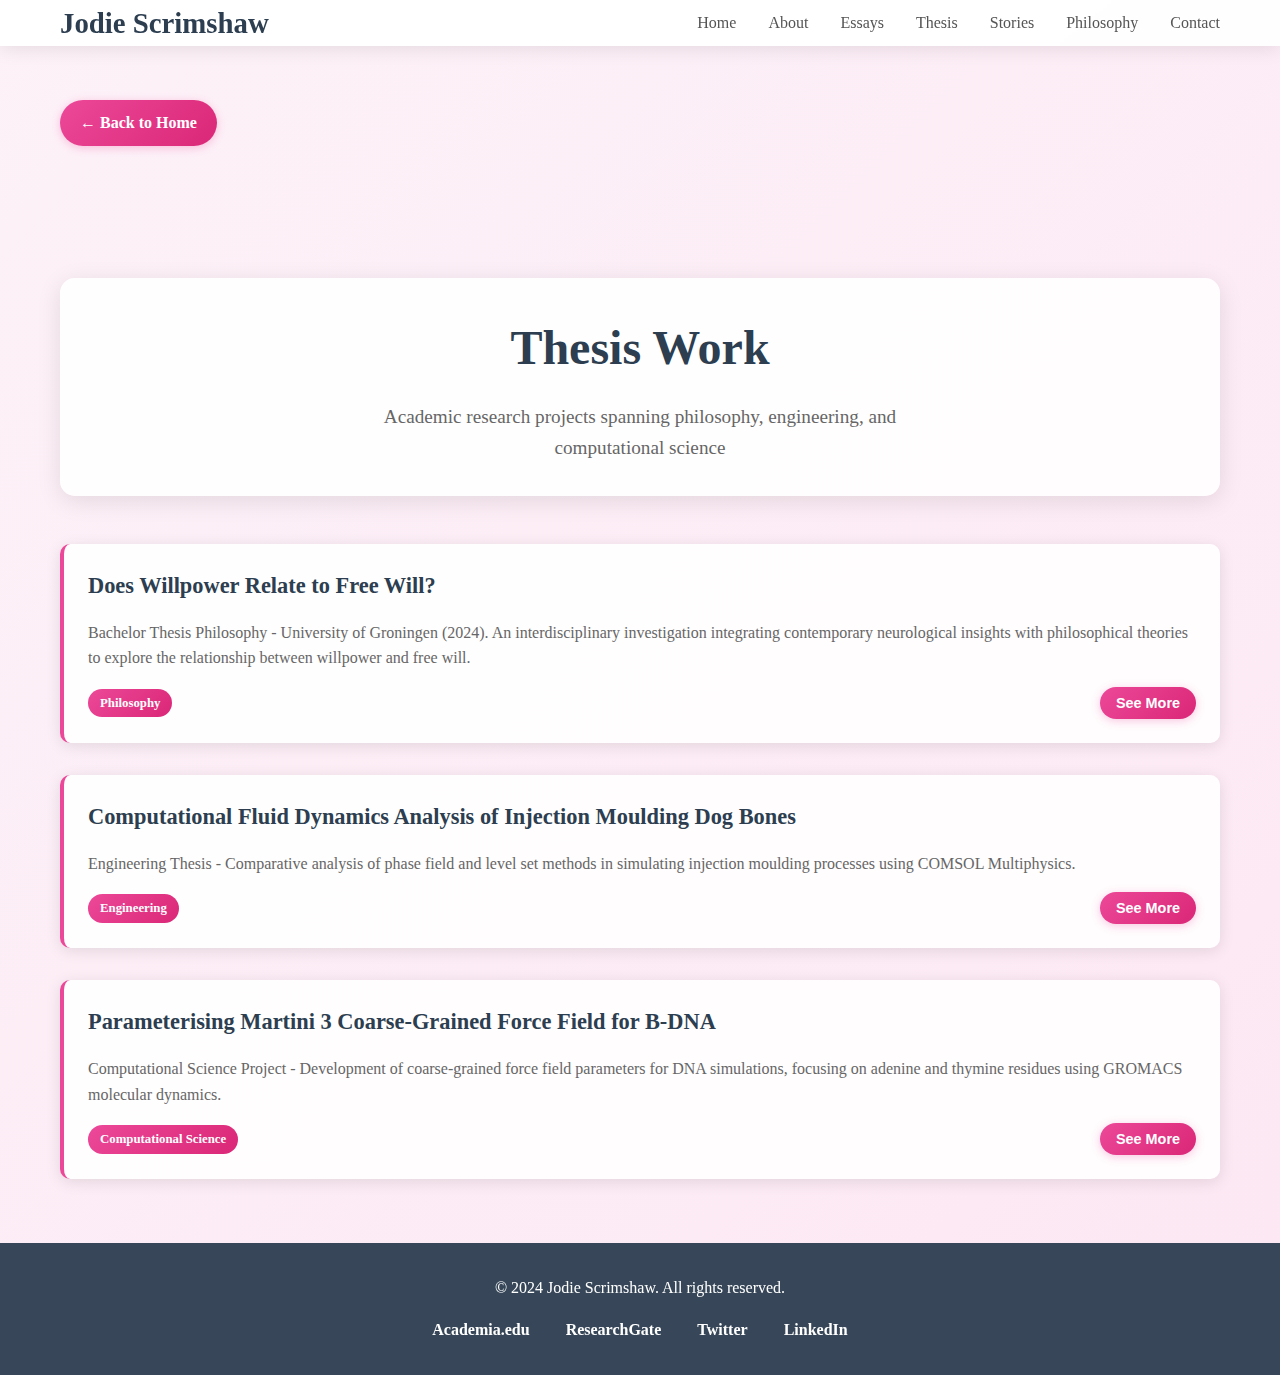
<file: thesis.html>
<!DOCTYPE html>
<html lang="en">
<head>
    <meta charset="UTF-8">
    <meta name="viewport" content="width=device-width, initial-scale=1.0">
    <title>Thesis Work - Jodie Scrimshaw</title>
    <link rel="stylesheet" href="styles.css">
</head>
<body>
    <header>
        <nav class="container">
            <a href="index.html" class="logo">Jodie Scrimshaw</a>
            <ul class="nav-links">
                <li><a href="index.html">Home</a></li>
                <li><a href="about.html">About</a></li>
                <li><a href="essays.html">Essays</a></li>
                <li><a href="thesis.html">Thesis</a></li>
                <li><a href="stories.html">Stories</a></li>
                <li><a href="philosophy.html">Philosophy</a></li>
                <li><a href="contact.html">Contact</a></li>
            </ul>
        </nav>
    </header>

    <div class="container">
        <a href="index.html#thesis" class="back-button">← Back to Home</a>
        
        <div class="page-header">
            <h1>Thesis Work</h1>
            <p>Academic research projects spanning philosophy, engineering, and computational science</p>
        </div>
        
        <div class="projects-grid">
            <div class="project-card">
                <h3><a href="posts/willpower-freewill.html?from=thesis">Does Willpower Relate to Free Will?</a></h3>
                <p>Bachelor Thesis Philosophy - University of Groningen (2024). An interdisciplinary investigation integrating contemporary neurological insights with philosophical theories to explore the relationship between willpower and free will.</p>
                <div class="project-full-text">
                    <h4>Table of Contents:</h4>
                    <p><strong>1. Introduction</strong><br>
                    Introduces the central research question and David Goggins as a case study for extraordinary willpower. Establishes the framework for examining willpower through both neuroscience and philosophy.</p>
                    
                    <p><strong>2. State of the Art Science and Philosophy</strong><br>
                    <strong>2.1 The Dopamine Desire Circuits:</strong> Explains the dopamine desire circuit (dDC) and control circuit (dCC), their roles in motivation and self-control.<br>
                    <strong>2.2 The Anterior Mid-Cingulate Cortex:</strong> Discusses the aMMC's role in tenacity and how sustained effort enlarges grey matter in this region.<br>
                    <strong>2.3 Harry Frankfurt's Theory:</strong> Examines first-order and second-order desires, and second-order volitions as foundations for understanding free will.</p>
                    
                    <p><strong>3. Desires</strong><br>
                    <strong>3.1 Parallels:</strong> Draws connections between Frankfurt's philosophical framework and scientific understanding of dopamine circuits.<br>
                    <strong>3.2 Refuting Frankfurt's Theory:</strong> Critiques the hierarchy of desires using the concept of "resolve" and evidence from the aMMC.<br>
                    <strong>3.3 Identifying with Desires:</strong> Defends Frankfurt's distinction between internal and external desires using dopamine research.</p>
                    
                    <p><strong>4. Free Will</strong><br>
                    Argues that willpower is essential for exercising free will, proposing that individuals with greater willpower are more free. Challenges Frankfurt's requirement for alignment between first-order desires and second-order volitions.</p>
                    
                    <p><strong>5. Limitations and Outlook</strong><br>
                    Discusses the finite nature of willpower as a biological constraint on free will and considers implications for quantifying freedom. Explores whether complete freedom is attainable given our biological limitations.</p>
                    
                    <p><strong>6. Conclusion</strong><br>
                    Synthesizes findings to show that willpower, understood through the dCC and aMMC, is essential for free will. Concludes that free will involves the ability to act on desires reflecting our true selves, free from impulsive external forces.</p>
                    
                    <p><strong>Supervisor:</strong> Jan Albert van Laar<br>
                    <strong>Second Reader:</strong> Daan Evers<br>
                    <strong>Date:</strong> June 21, 2024</p>
                    
                    <p><a href="pdfs/thesis-philosophy-willpower-freewill.pdf" target="_blank" style="color: #ec4899; font-weight: bold;">📄 Download Full PDF</a></p>
                </div>
                <div class="project-meta">
                    <span class="project-tag">Philosophy</span>
                    <button class="see-more-btn" onclick="toggleContent(this)">See More</button>
                </div>
            </div>
            
            <div class="project-card">
                <h3><a href="posts/cfd-injection-molding.html?from=thesis">Computational Fluid Dynamics Analysis of Injection Moulding Dog Bones</a></h3>
                <p>Engineering Thesis - Comparative analysis of phase field and level set methods in simulating injection moulding processes using COMSOL Multiphysics.</p>
                <div class="project-full-text">
                    <h4>Table of Contents:</h4>
                    <p><strong>1. Introduction</strong><br>
                    Establishes the importance of CFD in injection moulding, focusing on dog bone moulds used for testing plastic mechanical properties. Outlines the challenges of introducing novel plastics without empirical data.</p>
                    
                    <p><strong>2. Theory</strong><br>
                    <strong>2.1 Polymer Viscosity:</strong> Explains the Vogel-Fulcher-Tammann equation for temperature-dependent viscosity.<br>
                    <strong>2.2 Physics:</strong> Covers laminar flow (Navier-Stokes equations), Phase Field method, Level Set method, and heat transfer in fluids. Details the mathematical foundations for multiphase flow simulations.</p>
                    
                    <p><strong>3. Method</strong><br>
                    <strong>3.1 Model Geometry:</strong> Describes the ASTM D638 Type I dog bone mould design and SolidWorks modeling.<br>
                    <strong>3.2 Materials:</strong> Details polystyrene properties and simulation parameters.<br>
                    <strong>3.3 Boundary Conditions:</strong> Specifies conditions for laminar flow, phase field, level set, and heat transport.<br>
                    <strong>3.4 Mesh Study:</strong> Analyzes computational efficiency versus accuracy trade-offs.</p>
                    
                    <p><strong>4. Results and Discussion</strong><br>
                    <strong>4.1 Phase Field:</strong> Analyzes filling patterns and volume fractions under varying pressures and viscosities.<br>
                    <strong>4.2 PF vs LS Comparison:</strong> Compares numerical stability, filling uniformity, and computational performance.<br>
                    <strong>4.3 Heat Transfer:</strong> Discusses limitations in thermal modeling and unrealistic temperature distributions.<br>
                    <strong>4.4 Limitations:</strong> Addresses viscosity parameters, velocity magnitudes, and model constraints.</p>
                    
                    <p><strong>5. Conclusion</strong><br>
                    Summarizes method performance: PF shows better filling uniformity but less stability; LS provides better stability across conditions. Heat transfer modeling requires significant improvements for practical application.</p>
                    
                    <p><strong>Supervisor:</strong> Pablo Druetta<br>
                    <strong>Second Reader:</strong> Daniele Parisi<br>
                    <strong>Date:</strong> March 27, 2024</p>
                    
                    <p><a href="pdfs/thesis-engineering-cfd-analysis.pdf" target="_blank" style="color: #ec4899; font-weight: bold;">📄 Download Full PDF</a></p>
                </div>
                <div class="project-meta">
                    <span class="project-tag">Engineering</span>
                    <button class="see-more-btn" onclick="toggleContent(this)">See More</button>
                </div>
            </div>
            
            <div class="project-card">
                <h3><a href="posts/martini-dna-forcefield.html?from=thesis">Parameterising Martini 3 Coarse-Grained Force Field for B-DNA</a></h3>
                <p>Computational Science Project - Development of coarse-grained force field parameters for DNA simulations, focusing on adenine and thymine residues using GROMACS molecular dynamics.</p>
                <div class="project-full-text">
                    <h4>Table of Contents:</h4>
                    <p><strong>1. Introduction</strong><br>
                    Introduces molecular dynamics and the Martini coarse-grained force field. Discusses DNA structural forms (B-DNA vs Z-DNA) and the challenges of parameterizing nucleic acids in CG models.</p>
                    
                    <p><strong>2. Method</strong><br>
                    <strong>2.1 Computational Details:</strong> GROMACS 2021.5 parameters for AA and CG simulations.<br>
                    <strong>2.2-2.3 Simulation Setups:</strong> Detailed protocols for all-atomistic reference simulations and coarse-grained parameterization.<br>
                    <strong>2.4 Structure Files:</strong> Sources for B-DNA, Z-DNA, and individual base structures.<br>
                    <strong>2.5 Analysis:</strong> Parameterization methodology and clustering analysis for base interactions.<br>
                    <strong>2.6 Bonded Interactions:</strong> Mathematical formulations for bonds, angles, and dihedrals.</p>
                    
                    <p><strong>3. Results and Discussion</strong><br>
                    <strong>3.1 Mapping and Parameterization:</strong> Analysis of AA to CG conversion, bond/angle/dihedral distributions, and force field optimization challenges.<br>
                    <strong>3.2 Clustering Analysis:</strong> Comparison of base-base interactions between AA (-7.5 kJ/mol) and CG (-5 kJ/mol) models, revealing the importance of entropic driving forces.<br>
                    <strong>3.3 Maximizing Entropic Forces:</strong> Final attempt using hydrophobic/polar bead modifications to achieve base stacking and helical conformation.</p>
                    
                    <p><strong>Conclusion and Outlook</strong><br>
                    Successfully demonstrates that entropic driving forces, rather than enthalpic interactions, govern DNA structure. Modified bead types achieved base stacking and helical structure, though less stable than AA simulations. Recommends future focus on backbone strain optimization.</p>
                    
                    <p><strong>Supervisor:</strong> Alex de Vries<br>
                    <strong>Date:</strong> December 4, 2023</p>
                    
                    <p><a href="pdfs/thesis-computational-martini-dna.pdf" target="_blank" style="color: #ec4899; font-weight: bold;">📄 Download Full PDF</a></p>
                </div>
                <div class="project-meta">
                    <span class="project-tag">Computational Science</span>
                    <button class="see-more-btn" onclick="toggleContent(this)">See More</button>
                </div>
            </div>
        </div>
    </div>

    <footer>
        <div class="container">
            <p>&copy; 2024 Jodie Scrimshaw. All rights reserved.</p>
            <div class="social-links">
                <a href="#">Academia.edu</a>
                <a href="#">ResearchGate</a>
                <a href="#">Twitter</a>
                <a href="#">LinkedIn</a>
            </div>
        </div>
    </footer>

    <script src="script.js"></script>
</body>
</html>
</file>
<file: styles.css>
* {
    margin: 0;
    padding: 0;
    box-sizing: border-box;
}

body {
    font-family: 'Georgia', serif;
    line-height: 1.6;
    color: #333;
    background: linear-gradient(135deg, #fdf2f8 0%, #fce7f3 100%);
    min-height: 100vh;
}

.container {
    max-width: 1200px;
    margin: 0 auto;
    padding: 0 20px;
}

/* Header */
header {
    background: rgba(255, 255, 255, 0.95);
    backdrop-filter: blur(10px);
    box-shadow: 0 2px 20px rgba(0, 0, 0, 0.1);
    position: fixed;
    top: 0;
    width: 100%;
    z-index: 1000;
    transition: all 0.3s ease;
}

nav {
    display: flex;
    justify-content: space-between;
    align-items: center;
    padding: 1rem 0;
}

.logo {
    font-size: 1.8rem;
    font-weight: bold;
    color: #2c3e50;
    text-decoration: none;
    transition: color 0.3s ease;
}

.logo:hover {
    color: #ec4899;
}

.nav-links {
    display: flex;
    list-style: none;
    gap: 2rem;
}

.nav-links a {
    text-decoration: none;
    color: #555;
    font-weight: 500;
    transition: color 0.3s ease;
    position: relative;
}

.nav-links a:hover {
    color: #ec4899;
}

.nav-links a::after {
    content: '';
    position: absolute;
    bottom: -5px;
    left: 0;
    width: 0;
    height: 2px;
    background: #ec4899;
    transition: width 0.3s ease;
}

.nav-links a:hover::after {
    width: 100%;
}

/* Hero Section */
.hero {
    margin-top: 80px;
    padding: 4rem 0;
    text-align: center;
    background: rgba(255, 255, 255, 0.1);
    backdrop-filter: blur(10px);
    border-radius: 20px;
    margin: 100px 20px 2rem;
    box-shadow: 0 8px 32px rgba(0, 0, 0, 0.1);
}

.hero h1 {
    font-size: 3rem;
    margin-bottom: 1rem;
    color: #2c3e50;
    animation: fadeInUp 1s ease;
}

.hero p {
    font-size: 1.2rem;
    color: #666;
    max-width: 600px;
    margin: 0 auto 2rem;
    animation: fadeInUp 1s ease 0.2s both;
}

.cta-button {
    display: inline-block;
    background: linear-gradient(135deg, #ec4899, #db2777);
    color: white;
    padding: 12px 30px;
    border-radius: 25px;
    text-decoration: none;
    font-weight: bold;
    transition: all 0.3s ease;
    animation: fadeInUp 1s ease 0.4s both;
    box-shadow: 0 4px 15px rgba(236, 72, 153, 0.3);
}

.cta-button:hover {
    transform: translateY(-2px);
    box-shadow: 0 6px 20px rgba(236, 72, 153, 0.4);
}

/* Main Content */
main {
    padding: 2rem 0;
}

.section {
    margin: 3rem 0;
    padding: 2rem;
    background: rgba(255, 255, 255, 0.9);
    border-radius: 15px;
    box-shadow: 0 5px 25px rgba(0, 0, 0, 0.1);
    backdrop-filter: blur(10px);
}

.section h2 {
    font-size: 2.5rem;
    margin-bottom: 1.5rem;
    color: #2c3e50;
    border-bottom: 3px solid #ec4899;
    padding-bottom: 10px;
}

.section h2 a {
    color: inherit;
    text-decoration: none;
    transition: color 0.3s ease;
}

.section h2 a:hover {
    color: #ec4899;
}

.projects-grid {
    display: flex;
    flex-direction: column;
    gap: 2rem;
    margin-top: 2rem;
}

.project-card {
    background: rgba(255, 255, 255, 0.9);
    border-radius: 10px;
    padding: 1.5rem;
    box-shadow: 0 3px 15px rgba(0, 0, 0, 0.1);
    transition: all 0.3s ease;
    border-left: 4px solid #ec4899;
    max-width: 100%;
}

.project-card:hover {
    transform: translateY(-3px);
    box-shadow: 0 8px 25px rgba(0, 0, 0, 0.15);
}

.project-card h3 {
    margin-bottom: 1rem;
    font-size: 1.4rem;
}

.project-card h3 a {
    color: #2c3e50;
    text-decoration: none;
    transition: color 0.3s ease;
}

.project-card h3 a:hover {
    color: #ec4899;
}

.project-card p {
    color: #666;
    margin-bottom: 1rem;
    line-height: 1.6;
}

.project-full-text {
    color: #444;
    margin-bottom: 1rem;
    display: none;
    max-height: 300px;
    overflow-y: auto;
    padding: 1rem;
    background: rgba(236, 72, 153, 0.05);
    border-radius: 8px;
    border: 1px solid rgba(236, 72, 153, 0.1);
    line-height: 1.8;
}

.project-full-text::-webkit-scrollbar {
    width: 8px;
}

.project-full-text::-webkit-scrollbar-track {
    background: rgba(236, 72, 153, 0.1);
    border-radius: 4px;
}

.project-full-text::-webkit-scrollbar-thumb {
    background: rgba(236, 72, 153, 0.3);
    border-radius: 4px;
}

.project-full-text::-webkit-scrollbar-thumb:hover {
    background: rgba(236, 72, 153, 0.5);
}

.project-meta {
    display: flex;
    justify-content: space-between;
    align-items: center;
    margin-top: 1rem;
    font-size: 0.9rem;
    color: #888;
}

.project-tag {
    background: linear-gradient(135deg, #ec4899, #db2777);
    color: white;
    padding: 4px 12px;
    border-radius: 20px;
    font-size: 0.8rem;
    font-weight: bold;
}

.see-more-btn {
    background: linear-gradient(135deg, #ec4899, #db2777);
    color: white;
    border: none;
    padding: 8px 16px;
    border-radius: 20px;
    cursor: pointer;
    font-weight: bold;
    font-size: 0.9rem;
    transition: all 0.3s ease;
    box-shadow: 0 2px 10px rgba(236, 72, 153, 0.3);
}

.see-more-btn:hover {
    transform: translateY(-1px);
    box-shadow: 0 4px 15px rgba(236, 72, 153, 0.4);
}

/* About Section */
.about-content {
    display: grid;
    grid-template-columns: 1fr 2fr;
    gap: 3rem;
    align-items: center;
}

.about-text {
    font-size: 1.1rem;
    line-height: 1.8;
}

.profile-placeholder {
    background: linear-gradient(135deg, #ec4899, #db2777);
    height: 300px;
    border-radius: 15px;
    display: flex;
    align-items: center;
    justify-content: center;
    color: white;
    font-size: 1.2rem;
    box-shadow: 0 5px 25px rgba(236, 72, 153, 0.3);
}

/* Page Header for individual pages */
.page-header {
    text-align: center;
    margin-bottom: 3rem;
    padding: 2rem;
    background: rgba(255, 255, 255, 0.9);
    border-radius: 15px;
    box-shadow: 0 5px 25px rgba(0, 0, 0, 0.1);
    margin-top: 100px;
}

.page-header h1 {
    font-size: 3rem;
    color: #2c3e50;
    margin-bottom: 1rem;
}

.page-header p {
    font-size: 1.2rem;
    color: #666;
    max-width: 600px;
    margin: 0 auto;
}

/* Individual Post Page */
.individual-post {
    margin: 2rem 0;
    padding: 2rem;
    background: rgba(255, 255, 255, 0.9);
    border-radius: 15px;
    box-shadow: 0 5px 25px rgba(0, 0, 0, 0.1);
    border-left: 4px solid #ec4899;
}

.individual-post h2 {
    color: #2c3e50;
    margin-bottom: 1rem;
    font-size: 1.8rem;
    border-bottom: none;
    padding-bottom: 0;
}

.individual-post .meta {
    color: #888;
    margin-bottom: 1.5rem;
    font-style: italic;
}

.individual-post .content {
    line-height: 1.8;
    color: #444;
}

.individual-post .content p {
    margin-bottom: 1.5rem;
}

.back-button {
    display: inline-block;
    margin-bottom: 2rem;
    padding: 10px 20px;
    background: linear-gradient(135deg, #ec4899, #db2777);
    color: white;
    text-decoration: none;
    border-radius: 25px;
    font-weight: bold;
    transition: all 0.3s ease;
    box-shadow: 0 2px 10px rgba(236, 72, 153, 0.3);
    margin-top: 100px;
}

.back-button:hover {
    transform: translateY(-1px);
    box-shadow: 0 4px 15px rgba(236, 72, 153, 0.4);
}

/* Footer */
footer {
    background: rgba(44, 62, 80, 0.95);
    color: white;
    text-align: center;
    padding: 2rem 0;
    margin-top: 4rem;
    backdrop-filter: blur(10px);
}

.social-links {
    margin-top: 1rem;
}

.social-links a {
    color: white;
    text-decoration: none;
    margin: 0 1rem;
    font-weight: bold;
    transition: color 0.3s ease;
}

.social-links a:hover {
    color: #ec4899;
}

/* Animations */
@keyframes fadeInUp {
    from {
        opacity: 0;
        transform: translateY(30px);
    }
    to {
        opacity: 1;
        transform: translateY(0);
    }
}

/* Mobile Responsive */
@media (max-width: 768px) {
    .nav-links {
        flex-direction: column;
        gap: 1rem;
    }

    .hero h1 {
        font-size: 2rem;
    }

    .hero p {
        font-size: 1rem;
    }

    .about-content {
        grid-template-columns: 1fr;
    }

    .page-header h1 {
        font-size: 2rem;
    }

    .projects-grid {
        grid-template-columns: 1fr;
    }
}
</file>
